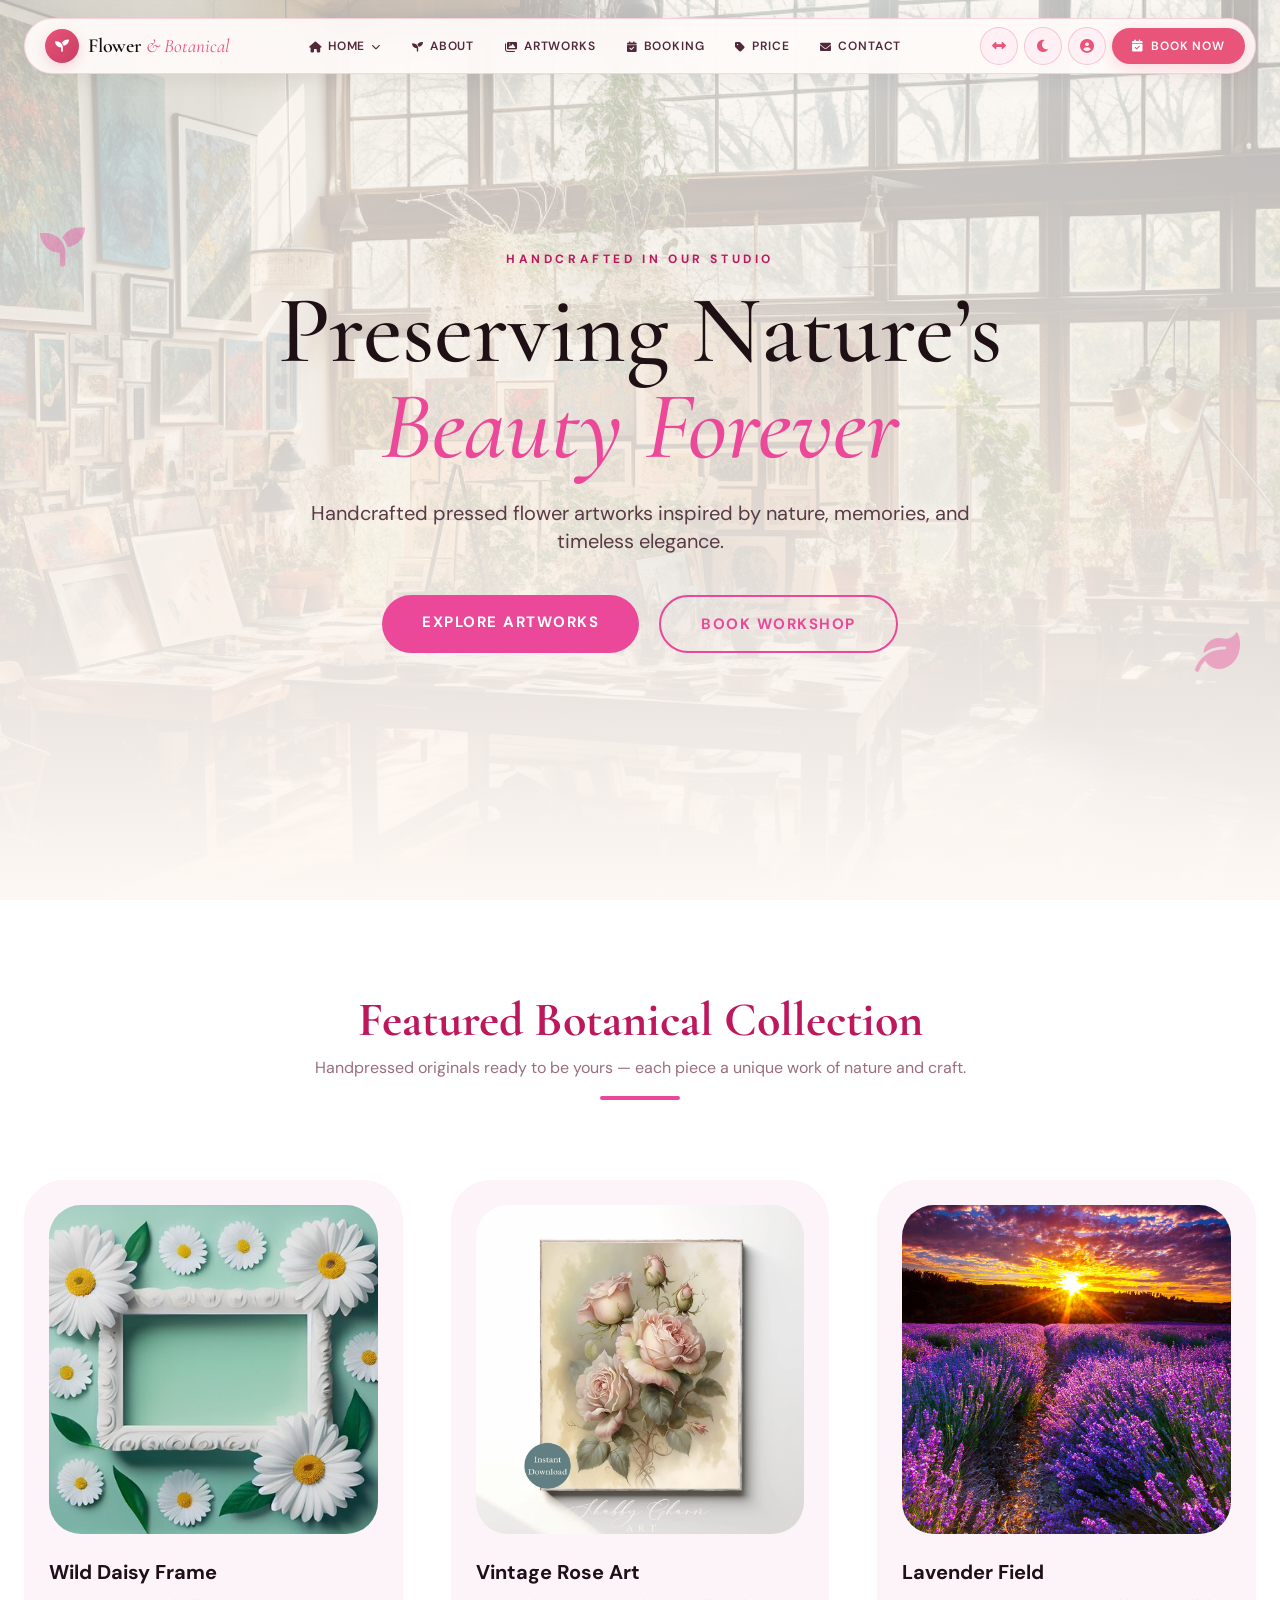
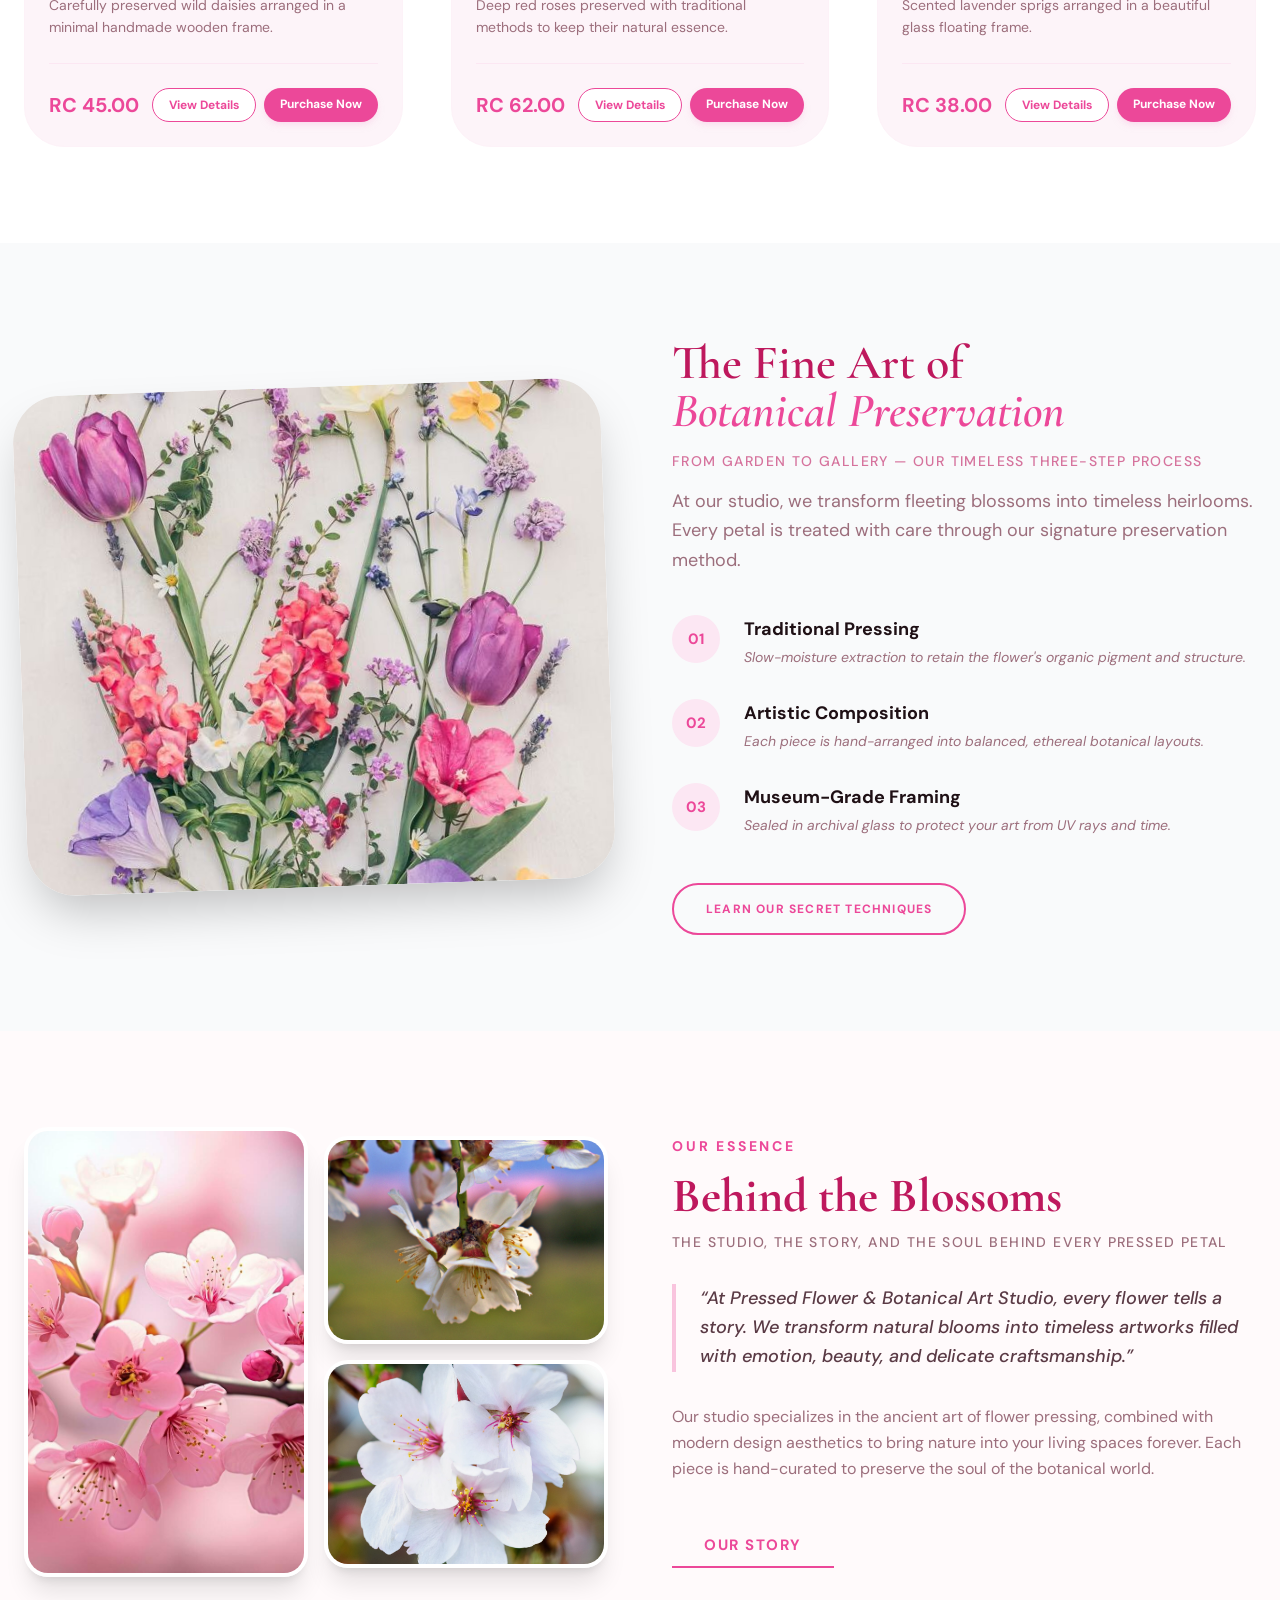
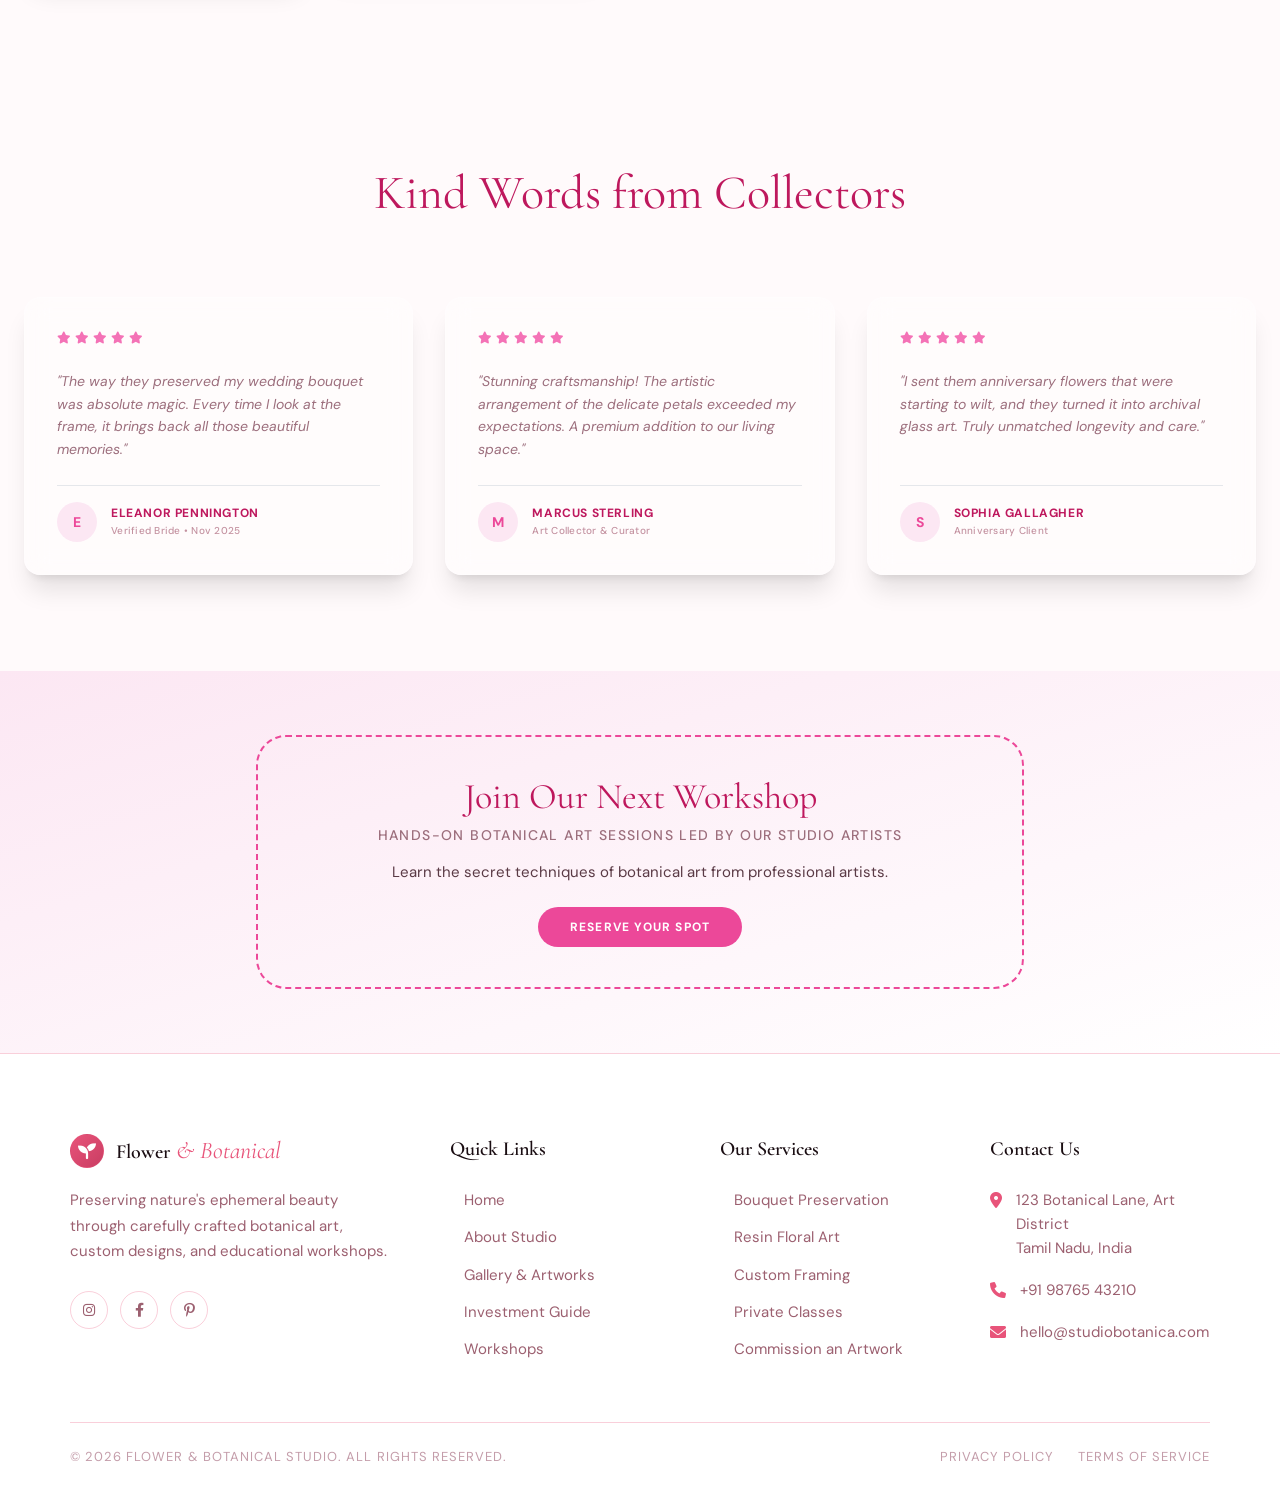
<file: index.html>
<!DOCTYPE html>
<html lang="en">
<head>
    <meta charset="UTF-8">
    <meta name="viewport" content="width=device-width, initial-scale=1.0">
    <title>Flower & Botanical</title>
    <link rel="icon" type="img/jpg" href="img/growwpark-logo.jpg">
    <script src="tailwind.js"></script>
    <!-- Font Awesome (required for icons) -->
    <link rel="stylesheet" href="https://cdnjs.cloudflare.com/ajax/libs/font-awesome/6.0.0-beta3/css/all.min.css">
    
    <!-- Your CSS -->
    <link rel="stylesheet" href="style.css">
    <script>
        tailwind.config = {
            darkMode: 'class',
            theme: {
                extend: {
                    fontFamily: {
                        cormorant: ['"Cormorant Garamond"', 'serif'],
                        jost: ['Jost', 'sans-serif'],
                    },
                    colors: {
                        primary: '#ec4899',
                        primaryDark: '#be185d',
                        softPink: '#fdf2f8',
                    }
                }
            }
        }
    </script>
    <style>
        .floating { animation: float 6s ease-in-out infinite; }
        @keyframes float {
            0%, 100% { transform: translateY(0px); }
            50% { transform: translateY(-20px); }
        }
        .reveal { opacity: 0; transform: translateY(30px); transition: all 0.8s ease-out; }
        .reveal.active { opacity: 1; transform: translateY(0); }
    </style>
</head>
<body class="bg-[#fef8f4] dark:bg-black text-[#1f1015] dark:text-gray-100 transition-colors duration-300">

    <!-- NAVBAR CONTAINER - Add this! -->
    <div id="navbar-root"></div>

   <!-- Hero Section -->
<section class="relative min-h-screen flex items-center justify-center  ">
            <div class="absolute inset-0 z-0">
                <img src="img/home1.png" class="w-full h-full object-cover opacity-30">
                <div class="absolute inset-0 bg-gradient-to-b from-transparent via-[#fef8f4]/40 dark:via-black/40 to-[#fef8f4] dark:to-black transition-colors duration-300"></div>
            </div>

            <div class="absolute inset-0 pointer-events-none opacity-40">
                <div class="absolute top-1/4 left-10 floating text-primary"><i class="fas fa-seedling fa-3x"></i></div>
                <div class="absolute bottom-1/4 right-10 floating text-primary" style="animation-delay: 2s;"><i class="fas fa-leaf fa-3x"></i></div>
            </div>

            <div class="relative z-10 text-center px-6 max-w-4xl">
                <span class="inline-block text-xs font-bold tracking-[0.3em] uppercase text-primaryDark mb-4 transition-colors">Handcrafted in Our Studio</span>
                <h1 class="font-cormorant text-5xl md:text-8xl text-[#1f1015] dark:text-white leading-[1.1] mb-6 font-medium transition-colors">
                    Preserving Nature’s <br> <span class="italic text-primary">Beauty Forever</span>
                </h1>
                <p class="text-[#5a3a45] dark:text-gray-300 text-lg md:text-xl mb-10 max-w-2xl mx-auto leading-relaxed transition-colors">
                    Handcrafted pressed flower artworks inspired by nature, memories, and timeless elegance.
                </p>
                <div class="flex flex-wrap gap-5 justify-center">
                    <a href="artworks.html" class="px-10 py-4 bg-primary text-white rounded-full font-bold tracking-widest uppercase hover:bg-primaryDark transition-all">Explore Artworks</a>
                    <a href="booking.html" class="px-10 py-4 border-2 border-primary text-primary rounded-full font-bold tracking-widest uppercase hover:bg-primary hover:text-white transition-all">Book Workshop</a>
                </div>
            </div>
        </section>

        <!-- 2. FEATURED COLLECTION -->
        <section class="py-24 px-6 bg-white dark:bg-gray-800 transition-colors duration-300">
            <div class="max-w-7xl mx-auto">
                <div class="text-center mb-20">
                    <h2 class="font-cormorant text-4xl md:text-5xl text-primaryDark font-bold transition-colors">Featured Botanical Collection</h2>
                    <p class="text-[#9c6e7c] dark:text-gray-400 text-base mt-3 mb-2 transition-colors">Handpressed originals ready to be yours — each piece a unique work of nature and craft.</p>
                    <div class="w-20 h-1 bg-primary mx-auto mt-4 rounded-full"></div>
                </div>

                <div class="grid grid-cols-1 md:grid-cols-3 gap-12">
                    <!-- Item 1 -->
                    <div class="group bg-softPink/80 dark:bg-gray-700/50 rounded-[2.5rem] p-6 border border-pink-50 dark:border-gray-700 transition-all hover:shadow-2xl hover:-translate-y-2">
                        <div class="overflow-hidden rounded-[2rem] mb-6 aspect-square">
                            <img src="img/home2.png" class="w-full h-full object-cover group-hover:scale-110 transition-transform duration-700">
                        </div>
                        <h3 class="text-xl font-bold text-[#1f1015] dark:text-white mb-2 transition-colors">Wild Daisy Frame</h3>
                        <p class="text-[#9c6e7c] dark:text-gray-300 text-sm mb-6 leading-relaxed transition-colors">Carefully preserved wild daisies arranged in a minimal handmade wooden frame.</p>
                        <div class="flex items-center justify-between border-t border-pink-100 dark:border-gray-700 pt-6 gap-3 transition-colors">
                            <span class="text-xl font-bold text-primary">RC 45.00</span>
                            <div class="flex gap-2">
                                <a href="#" class="px-4 py-2 bg-white dark:bg-gray-800 border border-primary text-primary rounded-full text-xs font-bold hover:bg-primary hover:text-white transition-all">View Details</a>
                                <a href="artworks.html" class="px-4 py-2 bg-primary text-white rounded-full text-xs font-bold hover:bg-primaryDark transition-all shadow-md shadow-pink-200/50">Purchase Now</a>
                            </div>
                        </div>
                    </div>
                    <!-- Item 2 -->
                    <div class="group bg-softPink/80 dark:bg-gray-700/50 rounded-[2.5rem] p-6 border border-pink-50 dark:border-gray-700 transition-all hover:shadow-2xl hover:-translate-y-2">
                        <div class="overflow-hidden rounded-[2rem] mb-6 aspect-square">
                            <img src="img/home3.png" class="w-full h-full object-cover group-hover:scale-110 transition-transform duration-700">
                        </div>
                        <h3 class="text-xl font-bold text-[#1f1015] dark:text-white mb-2 transition-colors">Vintage Rose Art</h3>
                        <p class="text-[#9c6e7c] dark:text-gray-300 text-sm mb-6 leading-relaxed transition-colors">Deep red roses preserved with traditional methods to keep their natural essence.</p>
                        <div class="flex items-center justify-between border-t border-pink-100 dark:border-gray-700 pt-6 gap-3 transition-colors">
                            <span class="text-xl font-bold text-primary">RC 62.00</span>
                            <div class="flex gap-2">
                                <a href="#" class="px-4 py-2 bg-white dark:bg-gray-800 border border-primary text-primary rounded-full text-xs font-bold hover:bg-primary hover:text-white transition-all">View Details</a>
                                <a href="artworks.html" class="px-4 py-2 bg-primary text-white rounded-full text-xs font-bold hover:bg-primaryDark transition-all shadow-md shadow-pink-200/50">Purchase Now</a>
                            </div>
                        </div>
                    </div>
                    <!-- Item 3 -->
                    <div class="group bg-softPink/80 dark:bg-gray-700/50 rounded-[2.5rem] p-6 border border-pink-50 dark:border-gray-700 transition-all hover:shadow-2xl hover:-translate-y-2">
                        <div class="overflow-hidden rounded-[2rem] mb-6 aspect-square">
                            <img src="img/home4.png" class="w-full h-full object-cover group-hover:scale-110 transition-transform duration-700">
                        </div>
                        <h3 class="text-xl font-bold text-[#1f1015] dark:text-white mb-2 transition-colors">Lavender Field</h3>
                        <p class="text-[#9c6e7c] dark:text-gray-300 text-sm mb-6 leading-relaxed transition-colors">Scented lavender sprigs arranged in a beautiful glass floating frame.</p>
                        <div class="flex items-center justify-between border-t border-pink-100 dark:border-gray-700 pt-6 gap-3 transition-colors">
                            <span class="text-xl font-bold text-primary">RC 38.00</span>
                            <div class="flex gap-2">
                                <a href="#" class="px-4 py-2 bg-white dark:bg-gray-800 border border-primary text-primary rounded-full text-xs font-bold hover:bg-primary hover:text-white transition-all">View Details</a>
                                <a href="artworks.html" class="px-4 py-2 bg-primary text-white rounded-full text-xs font-bold hover:bg-primaryDark transition-all shadow-md shadow-pink-200/50">Purchase Now</a>
                            </div>
                        </div>
                    </div>
                </div>
            </div>
        </section>


<!-- Studio Craftsmanship & Process Section -->
<section class="py-24 px-5 bg-gray-50 dark:bg-black transition-colors duration-300 overflow-hidden">
    <div class="max-w-7xl mx-auto">
        <div class="flex flex-col lg:flex-row items-center gap-16">
            
            <!-- Left: Image Composition -->
            <div class="w-full lg:w-1/2 relative">
                <div class="relative z-10 rounded-[3rem] overflow-hidden shadow-2xl transform -rotate-2 hover:rotate-0 transition-transform duration-500">
                    <img src="img/home5.png" 
                         alt="Flower Pressing Process" 
                         class="w-full h-[500px] object-cover">
                </div>
                <!-- Decorative Elements -->
                <div class="absolute -bottom-10 -right-10 w-64 h-64 bg-[#fce7f3] dark:bg-gray-800/20 rounded-full -z-10 opacity-50 blur-3xl transition-colors"></div>
                <div class="absolute -top-10 -left-10 w-48 h-48 border-2 border-dashed border-[#ec4899] rounded-full -z-10 animate-[spin_20s_linear_infinite] transition-colors"></div>
            </div>

            <!-- Right: Content & Steps -->
            <div class="w-full lg:w-1/2">
                <h2 class="font-['Cormorant_Garamond'] text-4xl md:text-5xl text-[#be185d] dark:text-white mb-4 font-semibold leading-tight transition-colors">
                    The Fine Art of <br> <span class="italic text-[#ec4899]">Botanical Preservation</span>
                </h2>
                <p class="text-[#be185d]/60 dark:text-gray-400 text-sm font-medium uppercase tracking-widest mb-4 transition-colors">From garden to gallery — our timeless three-step process</p>
                <p class="text-[#9c6e7c] dark:text-gray-300 text-lg mb-10 leading-relaxed transition-colors">
                    At our studio, we transform fleeting blossoms into timeless heirlooms. Every petal is treated with care through our signature preservation method.
                </p>

                <!-- Process Steps -->
                <div class="space-y-8">
                    <!-- Step 1 -->
                    <div class="flex gap-6 group">
                        <div class="flex-shrink-0 w-12 h-12 rounded-full bg-[#fce7f3] dark:bg-gray-800 flex items-center justify-center text-[#ec4899] font-bold group-hover:bg-[#ec4899] group-hover:text-white transition-colors">
                            01
                        </div>
                        <div>
                            <h4 class="text-lg font-bold text-[#1f1015] dark:text-white mb-1 transition-colors">Traditional Pressing</h4>
                            <p class="text-[#9c6e7c] dark:text-gray-400 text-sm italic transition-colors">Slow-moisture extraction to retain the flower's organic pigment and structure.</p>
                        </div>
                    </div>

                    <!-- Step 2 -->
                    <div class="flex gap-6 group">
                        <div class="flex-shrink-0 w-12 h-12 rounded-full bg-[#fce7f3] dark:bg-gray-800 flex items-center justify-center text-[#ec4899] font-bold group-hover:bg-[#ec4899] group-hover:text-white transition-colors">
                            02
                        </div>
                        <div>
                            <h4 class="text-lg font-bold text-[#1f1015] dark:text-white mb-1 transition-colors">Artistic Composition</h4>
                            <p class="text-[#9c6e7c] dark:text-gray-400 text-sm italic transition-colors">Each piece is hand-arranged into balanced, ethereal botanical layouts.</p>
                        </div>
                    </div>

                    <!-- Step 3 -->
                    <div class="flex gap-6 group">
                        <div class="flex-shrink-0 w-12 h-12 rounded-full bg-[#fce7f3] dark:bg-gray-800 flex items-center justify-center text-[#ec4899] font-bold group-hover:bg-[#ec4899] group-hover:text-white transition-colors">
                            03
                        </div>
                        <div>
                            <h4 class="text-lg font-bold text-[#1f1015] dark:text-white mb-1 transition-colors">Museum-Grade Framing</h4>
                            <p class="text-[#9c6e7c] dark:text-gray-400 text-sm italic transition-colors">Sealed in archival glass to protect your art from UV rays and time.</p>
                        </div>
                    </div>
                </div>

                <div class="mt-12">
                    <a href="booking.html" class="inline-block px-8 py-4 border-2 border-[#ec4899] text-[#ec4899] rounded-full font-bold uppercase tracking-widest text-xs hover:bg-[#ec4899] hover:text-white transition-all">
                        Learn Our Secret Techniques
                    </a>
                </div>
            </div>

        </div>
    </div>
</section>

     <!-- 3. ABOUT STUDIO PREVIEW -->
<section class="py-24 px-6 bg-[#fffafb] dark:bg-gray-800 transition-colors duration-300">
    <div class="max-w-7xl mx-auto flex flex-col lg:flex-row items-center gap-16">
        
        <!-- Left Side: Clean 3-Image Grid (No Tilt) -->
        <div class="w-full lg:w-1/2 relative">
            <div class="flex gap-4 items-center">
                <!-- 1. Left Big Image (Perfectly Straight) -->
                <div class="w-1/2">
                    <img src="img/home6.png" 
                         class="rounded-3xl shadow-xl w-full h-[450px] object-cover border-4 border-white transition-transform duration-500 hover:scale-[1.02]">
                </div>

                <!-- Right Side: Two Stacked Images (Perfectly Straight) -->
                <div class="w-1/2 flex flex-col gap-4">
                    <!-- 2. Right Top Image -->
                    <img src="img/home7.png" 
                         class="rounded-3xl shadow-xl w-full h-52 object-cover border-4 border-white transition-transform duration-500 hover:scale-[1.02]">
                    
                    <!-- 3. Right Bottom Image -->
                    <img src="img/home8.png" 
                         class="rounded-3xl shadow-xl w-full h-52 object-cover border-4 border-white transition-transform duration-500 hover:scale-[1.02]">
                </div>
            </div>
            
            <!-- Background Decorative Elements -->
            <div class="absolute -z-10 -top-10 -left-10 w-64 h-64 bg-primary/10 blur-3xl rounded-full transition-colors"></div>
        </div>

        <!-- Right Side: Content -->
        <div class="w-full lg:w-1/2">
            <span class="text-primary font-bold tracking-[0.2em] uppercase text-sm mb-4 block transition-colors">Our Essence</span>
            <h2 class="font-cormorant text-4xl md:text-5xl text-primaryDark mb-3 font-bold leading-tight transition-colors">Behind the Blossoms</h2>
            <p class="text-[#9c6e7c] dark:text-gray-400 text-sm uppercase tracking-widest font-medium mb-8 transition-colors">The studio, the story, and the soul behind every pressed petal</p>
            
            <p class="text-[#5a3a45] dark:text-gray-300 text-lg leading-relaxed mb-8 italic font-medium border-l-4 border-primary/30 pl-6 transition-colors">
                “At Pressed Flower & Botanical Art Studio, every flower tells a story. We transform natural blooms into timeless artworks filled with emotion, beauty, and delicate craftsmanship.”
            </p>
            
            <p class="text-[#9c6e7c] dark:text-gray-400 mb-10 leading-relaxed text-base transition-colors">
                Our studio specializes in the ancient art of flower pressing, combined with modern design aesthetics to bring nature into your living spaces forever. Each piece is hand-curated to preserve the soul of the botanical world.
            </p>
            
            <a href="about.html" class="group relative inline-block px-8 py-3 font-bold tracking-widest uppercase text-primary transition-all">
                <span class="relative z-10">Our Story</span>
                <div class="absolute bottom-0 left-0 w-full h-[2px] bg-primary transition-all group-hover:h-[4px]"></div>
            </a>
        </div>

    </div>
</section>

       

       <!-- KIND WORDS FROM COLLECTORS SECTION -->
<section class="py-24 px-6 bg-[#fffafb] dark:bg-black transition-colors duration-300">
    <div class="max-w-7xl mx-auto">
        <h2 class="font-cormorant text-center text-5xl text-primaryDark mb-20 transition-colors">Kind Words from Collectors</h2>
        
        <div class="grid grid-cols-1 md:grid-cols-3 gap-8">
            <!-- Testimonial Card 1 -->
            <div class="bg-white/40 dark:bg-gray-900/40 backdrop-blur-md border border-white/20 dark:border-gray-800/50 p-8 rounded-2xl shadow-xl hover:shadow-2xl hover:-translate-y-1 transition-all duration-300 flex flex-col justify-between group">
                <div>
                    <div class="flex gap-1 text-pink-400 mb-6">
                        <i class="fas fa-star text-xs"></i>
                        <i class="fas fa-star text-xs"></i>
                        <i class="fas fa-star text-xs"></i>
                        <i class="fas fa-star text-xs"></i>
                        <i class="fas fa-star text-xs"></i>
                    </div>
                    <p class="text-sm italic text-[#9c6e7c] dark:text-gray-300 leading-relaxed mb-6">"The way they preserved my wedding bouquet was absolute magic. Every time I look at the frame, it brings back all those beautiful memories."</p>
                </div>
                <div class="flex items-center gap-3.5 pt-4 border-t border-secondary/10 dark:border-gray-800">
                    <div class="w-10 h-10 rounded-full bg-pink-100 dark:bg-gray-800 flex items-center justify-center text-primary font-bold text-sm">
                        E
                    </div>
                    <div>
                        <h5 class="font-bold text-xs uppercase tracking-wider text-primaryDark">Eleanor Pennington</h5>
                        <!-- Added Designation / Subtext below name -->
                        <span class="block text-[10px] font-medium text-[#c492a0] dark:text-pink-400 mt-0.5 tracking-wide">Verified Bride • Nov 2025</span>
                    </div>
                </div>
            </div>

            <!-- Testimonial Card 2 -->
            <div class="bg-white/40 dark:bg-gray-900/40 backdrop-blur-md border border-white/20 dark:border-gray-800/50 p-8 rounded-2xl shadow-xl hover:shadow-2xl hover:-translate-y-1 transition-all duration-300 flex flex-col justify-between group">
                <div>
                    <div class="flex gap-1 text-pink-400 mb-6">
                        <i class="fas fa-star text-xs"></i>
                        <i class="fas fa-star text-xs"></i>
                        <i class="fas fa-star text-xs"></i>
                        <i class="fas fa-star text-xs"></i>
                        <i class="fas fa-star text-xs"></i>
                    </div>
                    <p class="text-sm italic text-[#9c6e7c] dark:text-gray-300 leading-relaxed mb-6">"Stunning craftsmanship! The artistic arrangement of the delicate petals exceeded my expectations. A premium addition to our living space."</p>
                </div>
                <div class="flex items-center gap-3.5 pt-4 border-t border-secondary/10 dark:border-gray-800">
                    <div class="w-10 h-10 rounded-full bg-pink-100 dark:bg-gray-800 flex items-center justify-center text-primary font-bold text-sm">
                        M
                    </div>
                    <div>
                        <h5 class="font-bold text-xs uppercase tracking-wider text-primaryDark">Marcus Sterling</h5>
                        <!-- Added Designation / Subtext below name -->
                        <span class="block text-[10px] font-medium text-[#c492a0] dark:text-pink-400 mt-0.5 tracking-wide">Art Collector & Curator</span>
                    </div>
                </div>
            </div>

            <!-- Testimonial Card 3 -->
            <div class="bg-white/40 dark:bg-gray-900/40 backdrop-blur-md border border-white/20 dark:border-gray-800/50 p-8 rounded-2xl shadow-xl hover:shadow-2xl hover:-translate-y-1 transition-all duration-300 flex flex-col justify-between group">
                <div>
                    <div class="flex gap-1 text-pink-400 mb-6">
                        <i class="fas fa-star text-xs"></i>
                        <i class="fas fa-star text-xs"></i>
                        <i class="fas fa-star text-xs"></i>
                        <i class="fas fa-star text-xs"></i>
                        <i class="fas fa-star text-xs"></i>
                    </div>
                    <p class="text-sm italic text-[#9c6e7c] dark:text-gray-300 leading-relaxed mb-6">"I sent them anniversary flowers that were starting to wilt, and they turned it into archival glass art. Truly unmatched longevity and care."</p>
                </div>
                <div class="flex items-center gap-3.5 pt-4 border-t border-secondary/10 dark:border-gray-800">
                    <div class="w-10 h-10 rounded-full bg-pink-100 dark:bg-gray-800 flex items-center justify-center text-primary font-bold text-sm">
                        S
                    </div>
                    <div>
                        <h5 class="font-bold text-xs uppercase tracking-wider text-primaryDark">Sophia Gallagher</h5>
                        <!-- Added Designation / Subtext below name -->
                        <span class="block text-[10px] font-medium text-[#c492a0] dark:text-pink-400 mt-0.5 tracking-wide">Anniversary Client</span>
                    </div>
                </div>
            </div>
        </div>
    </div>
</section>


<section class="workshop-cta py-16 px-5 text-center bg-gradient-to-br from-[#fce7f3] to-white dark:from-gray-800 dark:to-black transition-colors duration-300">
    <div class="max-w-3xl mx-auto p-10 border-2 border-dashed border-[#ec4899] rounded-[30px] transition-colors">
        <h2 class="font-cormorant text-4xl text-[#be185d] dark:text-white transition-colors">Join Our Next Workshop</h2>
        <p class="text-[#9c6e7c] dark:text-gray-400 text-sm uppercase tracking-widest font-medium mt-2 mb-2 transition-colors">Hands-on botanical art sessions led by our studio artists</p>
        <p class="text-[#5a3a45] dark:text-gray-300 my-4 mb-6 transition-colors">Learn the secret techniques of botanical art from professional artists.</p>
        <a href="booking.html" class="inline-block px-8 py-3 bg-primary text-white rounded-full uppercase tracking-widest text-xs font-bold hover:bg-primaryDark transition-colors">Reserve Your Spot</a>
    </div>
</section>

    <!-- FOOTER CONTAINER -->
    <div id="footer-root"></div>

    <!-- NAVBAR SCRIPT - Add this before closing body -->
    <script src="navbar.js"></script>
    <!-- FOOTER SCRIPT -->
    <script src="footer.js"></script>
</body>
</html>
</file>
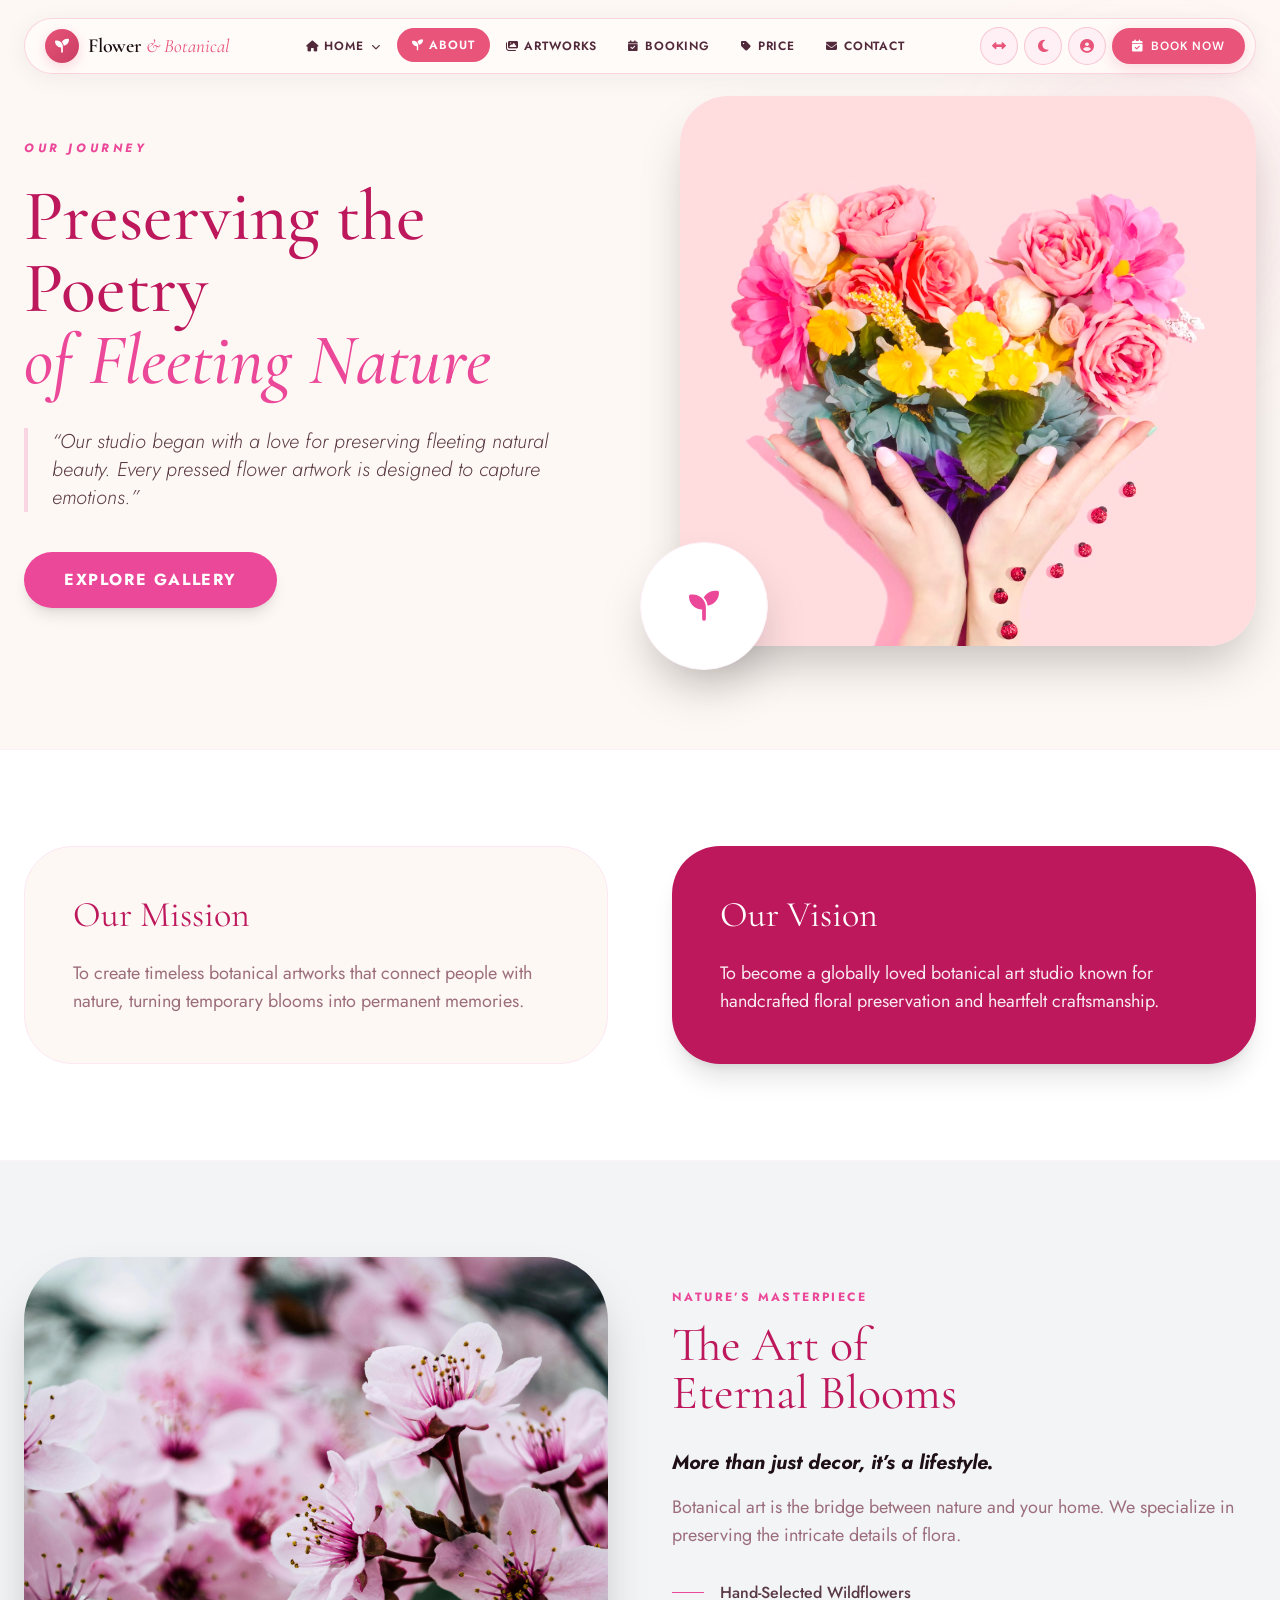
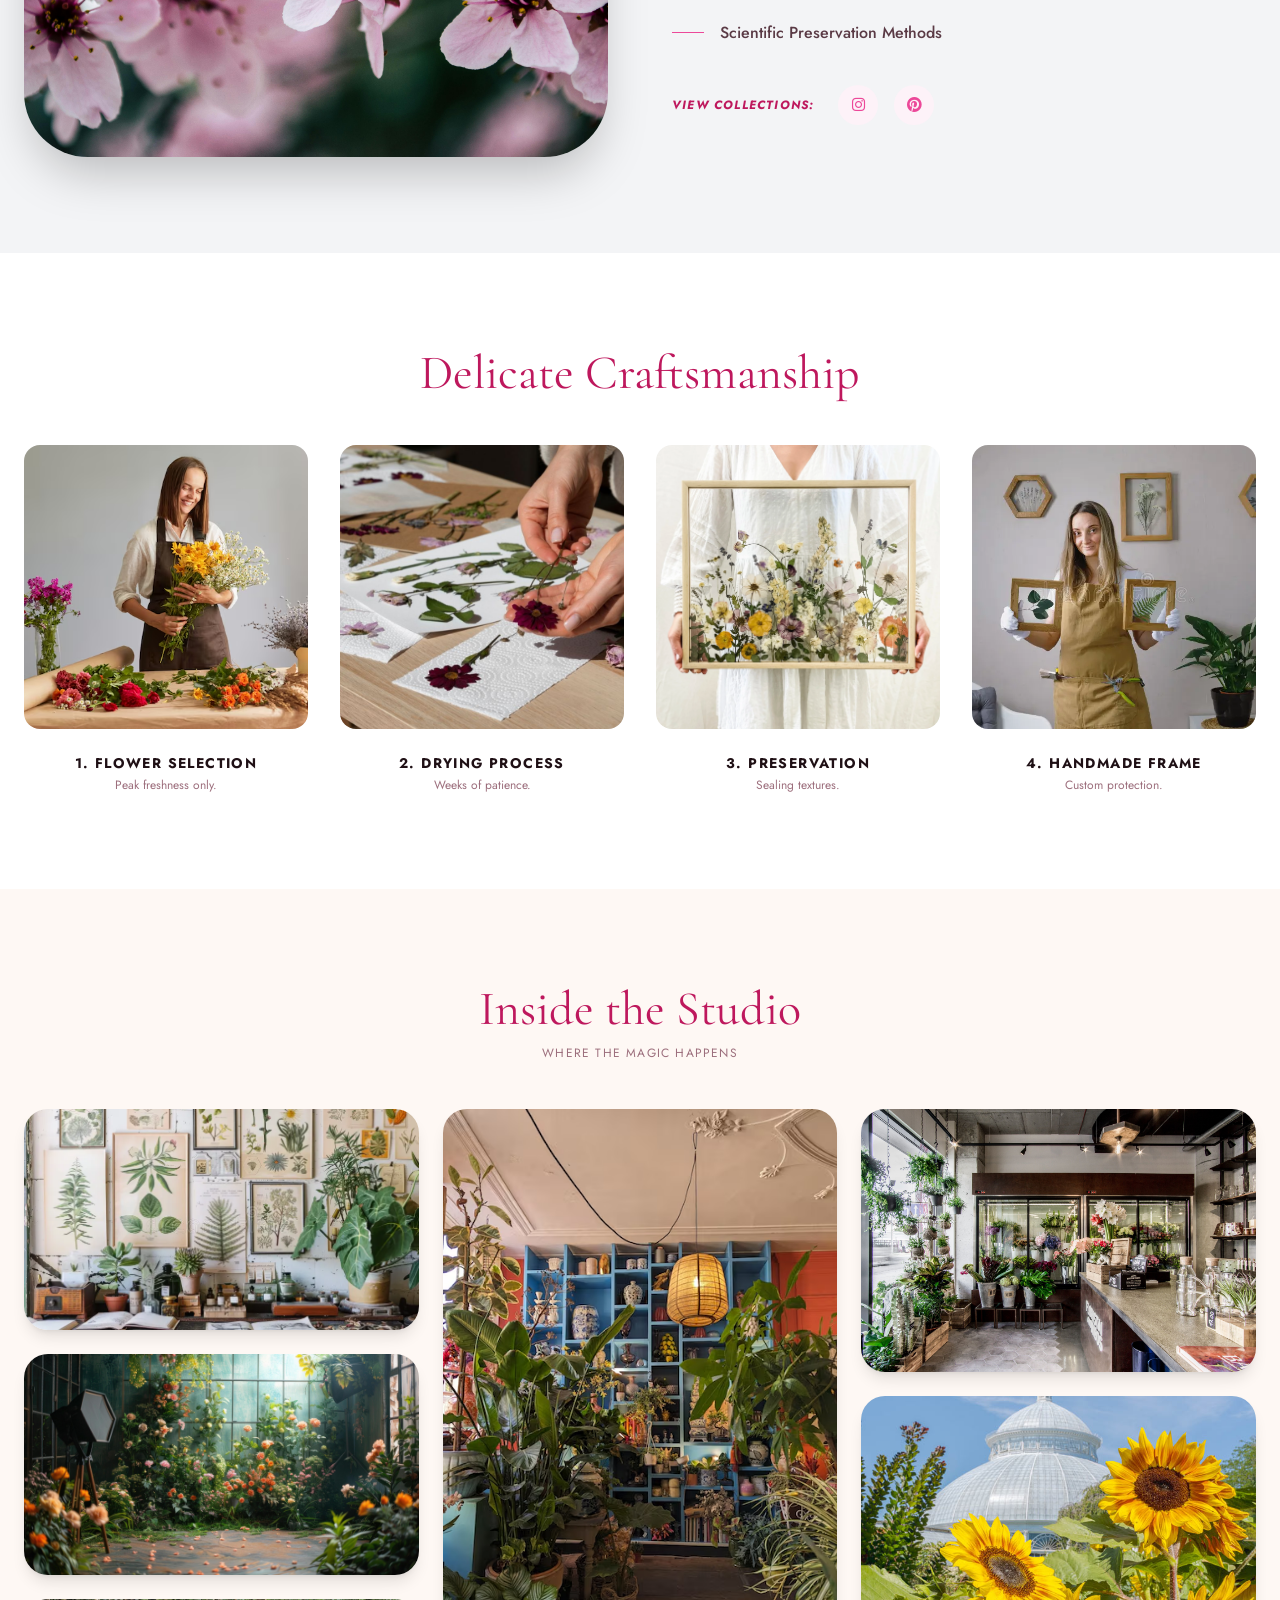
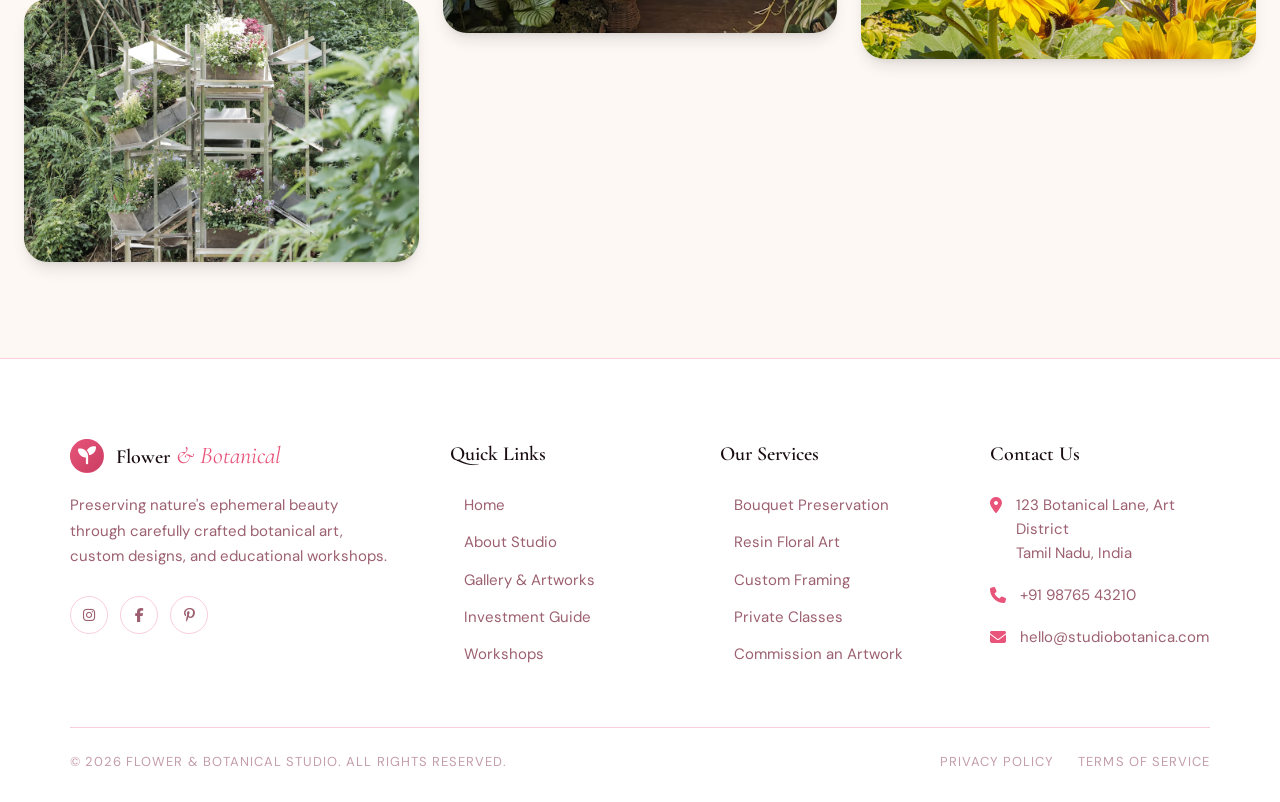
<file: about.html>
<!DOCTYPE html>
<html lang="en">
<head>
    <meta charset="UTF-8">
    <meta name="viewport" content="width=device-width, initial-scale=1.0">
    <title>About — Flower & Botanical Studio</title>
    <!-- Google Fonts -->
    <link href="https://fonts.googleapis.com/css2?family=Cormorant+Garamond:ital,wght@0,500;0,600;1,500&family=Jost:wght@300;400;500;600&display=swap" rel="stylesheet">
    <!-- Font Awesome -->
     <link rel="icon" type="img/jpg" href="img/growwpark-logo.jpg">
    <link rel="stylesheet" href="https://cdnjs.cloudflare.com/ajax/libs/font-awesome/6.4.0/css/all.min.css">
    <!-- Tailwind CSS -->
    <script src="tailwind.js"></script>
    <link rel="stylesheet" href="style.css">
    <script>
        tailwind.config = {
            darkMode: 'class',
            theme: {
                extend: {
                    fontFamily: {
                        cormorant: ['"Cormorant Garamond"', 'serif'],
                        jost: ['Jost', 'sans-serif'],
                    },
                    colors: {
                        primary: '#ec4899',
                        primaryDark: '#be185d',
                        studioBg: '#fef8f4',
                    }
                }
            }
        }
    </script>
    
</head>
<body class="font-jost bg-[#fef8f4] dark:bg-black text-[#1f1015] dark:text-gray-100 transition-colors duration-300">

    <!-- NAVBAR CONTAINER -->
    <div id="navbar-root"></div>

    <main class="overflow-x-hidden">
    <!-- 1. STUDIO STORY (Hero Style) -->
    <section class="py-16 md:py-24 px-4 md:px-6 overflow-hidden">
        <div class="max-w-7xl mx-auto flex flex-col lg:flex-row items-center gap-10 lg:gap-20">
            
            <!-- Image Area: Mobile la idhu thaan first varanum (Order Changed) -->
            <div class="w-full lg:w-1/2 order-1 lg:order-2 relative px-4 lg:px-0">
                <div class="relative inline-block w-full">
                    <!-- Main Image: Mobile height adjusted to 300px -->
                    <img src="img/about1.avif" 
                         class="rounded-[2rem] md:rounded-[3rem] shadow-2xl w-full h-[300px] md:h-[550px] object-cover">
                    
                    <!-- Floating Icon Badge: Scaled down for mobile -->
                    <div class="absolute -bottom-4 -left-4 md:-bottom-6 md:-left-10 w-20 h-20 md:w-32 md:h-32 bg-white rounded-full flex items-center justify-center shadow-2xl border border-pink-50">
                        <i class="fas fa-seedling text-xl md:text-3xl text-primary animate-pulse"></i>
                    </div>
                    
                    <!-- Decorative Background Blur -->
                    <div class="absolute -z-10 -top-5 -right-5 w-40 h-40 md:w-64 md:h-64 bg-primary/10 blur-3xl rounded-full transition-colors"></div>
                </div>
            </div>

            <!-- Content Area -->
            <div class="w-full lg:w-1/2 order-2 lg:order-1 text-center lg:text-left">
                <span class="text-primary tracking-[0.2em] md:tracking-[0.3em] uppercase text-[10px] md:text-xs font-bold mb-4 md:mb-6 block italic transition-colors">Our Journey</span>
                
                <h1 class="font-cormorant text-4xl md:text-6xl lg:text-7xl text-primaryDark mb-6 md:mb-8 leading-tight font-medium transition-colors">
                    Preserving the Poetry <br class="hidden md:block"> 
                    <span class="italic text-primary">of Fleeting Nature</span>
                </h1>
                
                <p class="text-base md:text-xl text-[#5a3a45] dark:text-gray-300 font-light leading-relaxed mb-8 md:mb-10 italic border-l-0 lg:border-l-4 border-primary/20 lg:pl-6 transition-colors">
                    “Our studio began with a love for preserving fleeting natural beauty. Every pressed flower artwork is designed to capture emotions.”
                </p>

                <div class="flex justify-center lg:justify-start">
                    <a href="#explore" class="w-full sm:w-auto px-10 py-4 bg-primary text-white font-bold tracking-widest uppercase rounded-full hover:bg-primaryDark transition-all shadow-lg text-sm md:text-base">
                        Explore Gallery
                    </a>
                </div>
            </div>
        </div>
    </section>

    <!-- 2. MISSION & VISION -->
    <section class="py-16 md:py-24 px-4 md:px-6 bg-white dark:bg-gray-800 border-y border-pink-50 dark:border-gray-700 transition-colors duration-300">
        <div class="max-w-7xl mx-auto grid grid-cols-1 md:grid-cols-2 gap-8 md:gap-16">
            <div class="p-8 md:p-12 bg-studioBg dark:bg-black rounded-[2rem] md:rounded-[3rem] border border-pink-100 dark:border-gray-700 flex flex-col justify-center transition-colors">
                <h2 class="font-cormorant text-3xl md:text-4xl text-primaryDark mb-4 md:mb-6 transition-colors">Our Mission</h2>
                <p class="text-base md:text-lg text-[#9c6e7c] dark:text-gray-300 leading-relaxed transition-colors">
                    To create timeless botanical artworks that connect people with nature, turning temporary blooms into permanent memories.
                </p>
            </div>
            <div class="p-8 md:p-12 bg-primaryDark dark:bg-gray-800 text-white rounded-[2rem] md:rounded-[3rem] flex flex-col justify-center shadow-xl transition-colors">
                <h2 class="font-cormorant text-3xl md:text-4xl mb-4 md:mb-6">Our Vision</h2>
                <p class="text-base md:text-lg opacity-90 leading-relaxed">
                    To become a globally loved botanical art studio known for handcrafted floral preservation and heartfelt craftsmanship.
                </p>
            </div>
        </div>
    </section>

    <!-- 3. BOTANICAL ART PHILOSOPHY -->
    <section class="py-16 md:py-24 px-4 md:px-6 bg-gray-100 dark:bg-black transition-colors duration-300">
        <div class="max-w-7xl mx-auto flex flex-col md:flex-row items-center gap-10 md:gap-16">
            <!-- Visual Showcase -->
            <div class="w-full md:w-1/2">
                <div class="relative group">
                    <img src="img/about2.avif" 
                         class="rounded-[2.5rem] md:rounded-[4rem] shadow-2xl relative z-10 w-full h-[350px] md:h-[500px] object-cover">
                    
                </div>
            </div>

            <!-- Botanical Content -->
            <div class="w-full md:w-1/2 text-center md:text-left">
                <span class="text-primary tracking-[0.2em] uppercase text-[10px] md:text-xs font-bold mb-4 block transition-colors">Nature’s Masterpiece</span>
                <h2 class="font-cormorant text-4xl md:text-5xl text-primaryDark mb-6 md:mb-8 leading-tight transition-colors">The Art of <br> Eternal Blooms</h2>
                <h4 class="text-lg md:text-xl text-[#1f1015] dark:text-gray-200 font-bold mb-4 italic transition-colors">More than just decor, it’s a lifestyle.</h4>
                <p class="text-[#9c6e7c] dark:text-gray-400 text-base md:text-lg leading-relaxed mb-8 transition-colors">
                    Botanical art is the bridge between nature and your home. We specialize in preserving the intricate details of flora.
                </p>

                <ul class="space-y-4 mb-10 inline-block md:block text-left">
                    <li class="flex items-center gap-4 text-[#5a3a45] dark:text-gray-300 font-medium text-sm md:text-base transition-colors">
                        <span class="w-6 md:w-8 h-[1px] bg-primary"></span> Hand-Selected Wildflowers
                    </li>
                    <li class="flex items-center gap-4 text-[#5a3a45] dark:text-gray-300 font-medium text-sm md:text-base transition-colors">
                        <span class="w-6 md:w-8 h-[1px] bg-primary"></span> Scientific Preservation Methods
                    </li>
                </ul>

                <div class="flex flex-col sm:flex-row items-center gap-4 md:gap-6 justify-center md:justify-start">
                    <p class="text-xs font-bold uppercase tracking-widest text-primaryDark italic transition-colors">View Collections:</p>
                    <div class="flex gap-4">
                        <a href="#" class="w-10 h-10 bg-pink-50 dark:bg-gray-800 rounded-full flex items-center justify-center text-primary hover:bg-primary hover:text-white transition-all">
                            <i class="fab fa-instagram"></i>
                        </a>
                        <a href="#" class="w-10 h-10 bg-pink-50 dark:bg-gray-800 rounded-full flex items-center justify-center text-primary hover:bg-primary hover:text-white transition-all">
                            <i class="fab fa-pinterest"></i>
                        </a>
                    </div>
                </div>
            </div>
        </div>
    </section>

    <!-- 4. CRAFTSMANSHIP SECTION -->
    <section class="py-16 md:py-24 px-4 md:px-6 bg-white dark:bg-gray-800 transition-colors duration-300">
        <div class="max-w-7xl mx-auto">
            <h2 class="font-cormorant text-center text-4xl md:text-5xl text-primaryDark mb-12 md:20 transition-colors">Delicate Craftsmanship</h2>
            <div class="grid grid-cols-2 lg:grid-cols-4 gap-4 md:gap-8">
                <!-- Box 1 -->
                <div class="text-center group">
                    <div class="mb-4 md:mb-6 overflow-hidden rounded-xl md:rounded-2xl aspect-square">
                        <img src="img/about3.avif" class="w-full h-full object-cover group-hover:scale-110 transition-transform duration-700">
                    </div>
                    <h4 class="font-bold uppercase tracking-tighter md:tracking-widest text-[10px] md:text-sm mb-1 dark:text-white transition-colors">1. Flower Selection</h4>
                    <p class="text-[10px] md:text-xs text-[#9c6e7c] dark:text-gray-400 transition-colors">Peak freshness only.</p>
                </div>
                <!-- Box 2 (Repeat process for others) -->
                <div class="text-center group">
                    <div class="mb-4 md:mb-6 overflow-hidden rounded-xl md:rounded-2xl aspect-square">
                        <img src="img/about4.avif" class="w-full h-full object-cover group-hover:scale-110 transition-transform duration-700">
                    </div>
                    <h4 class="font-bold uppercase tracking-tighter md:tracking-widest text-[10px] md:text-sm mb-1 dark:text-white transition-colors">2. Drying Process</h4>
                    <p class="text-[10px] md:text-xs text-[#9c6e7c] dark:text-gray-400 transition-colors">Weeks of patience.</p>
                </div>
                <!-- Box 3 -->
                <div class="text-center group">
                    <div class="mb-4 md:mb-6 overflow-hidden rounded-xl md:rounded-2xl aspect-square">
                        <img src="img/about5.avif" class="w-full h-full object-cover group-hover:scale-110 transition-transform duration-700">
                    </div>
                    <h4 class="font-bold uppercase tracking-tighter md:tracking-widest text-[10px] md:text-sm mb-1 dark:text-white transition-colors">3. Preservation</h4>
                    <p class="text-[10px] md:text-xs text-[#9c6e7c] dark:text-gray-400 transition-colors">Sealing textures.</p>
                </div>
                <!-- Box 4 -->
                <div class="text-center group">
                    <div class="mb-4 md:mb-6 overflow-hidden rounded-xl md:rounded-2xl aspect-square">
                        <img src="img/about6.avif" class="w-full h-full object-cover group-hover:scale-110 transition-transform duration-700">
                    </div>
                    <h4 class="font-bold uppercase tracking-tighter md:tracking-widest text-[10px] md:text-sm mb-1 dark:text-white transition-colors">4. Handmade Frame</h4>
                    <p class="text-[10px] md:text-xs text-[#9c6e7c] dark:text-gray-400 transition-colors">Custom protection.</p>
                </div>
            </div>
        </div>
    </section>

    <!-- 5. STUDIO GALLERY -->
    <section class="py-16 md:py-24 px-4 md:px-6 bg-studioBg dark:bg-black transition-colors duration-300">
        <div class="max-w-7xl mx-auto">
            <div class="text-center mb-12">
                <h2 class="font-cormorant text-4xl md:text-5xl text-primaryDark mb-3 transition-colors">Inside the Studio</h2>
                <p class="text-[#9c6e7c] dark:text-gray-400 uppercase tracking-widest text-[10px] md:text-xs transition-colors">Where the magic happens</p>
            </div>
            <!-- Masonry Grid Fix for Mobile -->
            <div class="columns-2 md:columns-3 gap-4 space-y-4 md:gap-6 md:space-y-6">
                <img src="img/about7.avif" class="rounded-2xl md:rounded-3xl shadow-lg hover:opacity-90 transition-opacity">
                <img src="img/about8.avif" class="rounded-2xl md:rounded-3xl shadow-lg">
                <img src="img/about9.avif" class="rounded-2xl md:rounded-3xl shadow-lg">
                <img src="img/about10.avif" class="rounded-2xl md:rounded-3xl shadow-lg">
                <img src="img/about11.avif" class="rounded-2xl md:rounded-3xl shadow-lg">
                <img src="img/about12.avif" class="rounded-2xl md:rounded-3xl shadow-lg">
            </div>
        </div>
    </section>
</main>

    <!-- FOOTER CONTAINER -->
    <div id="footer-root"></div>

    <script src="navbar.js"></script>
    <script src="footer.js"></script>
</body>
</html>
</file>
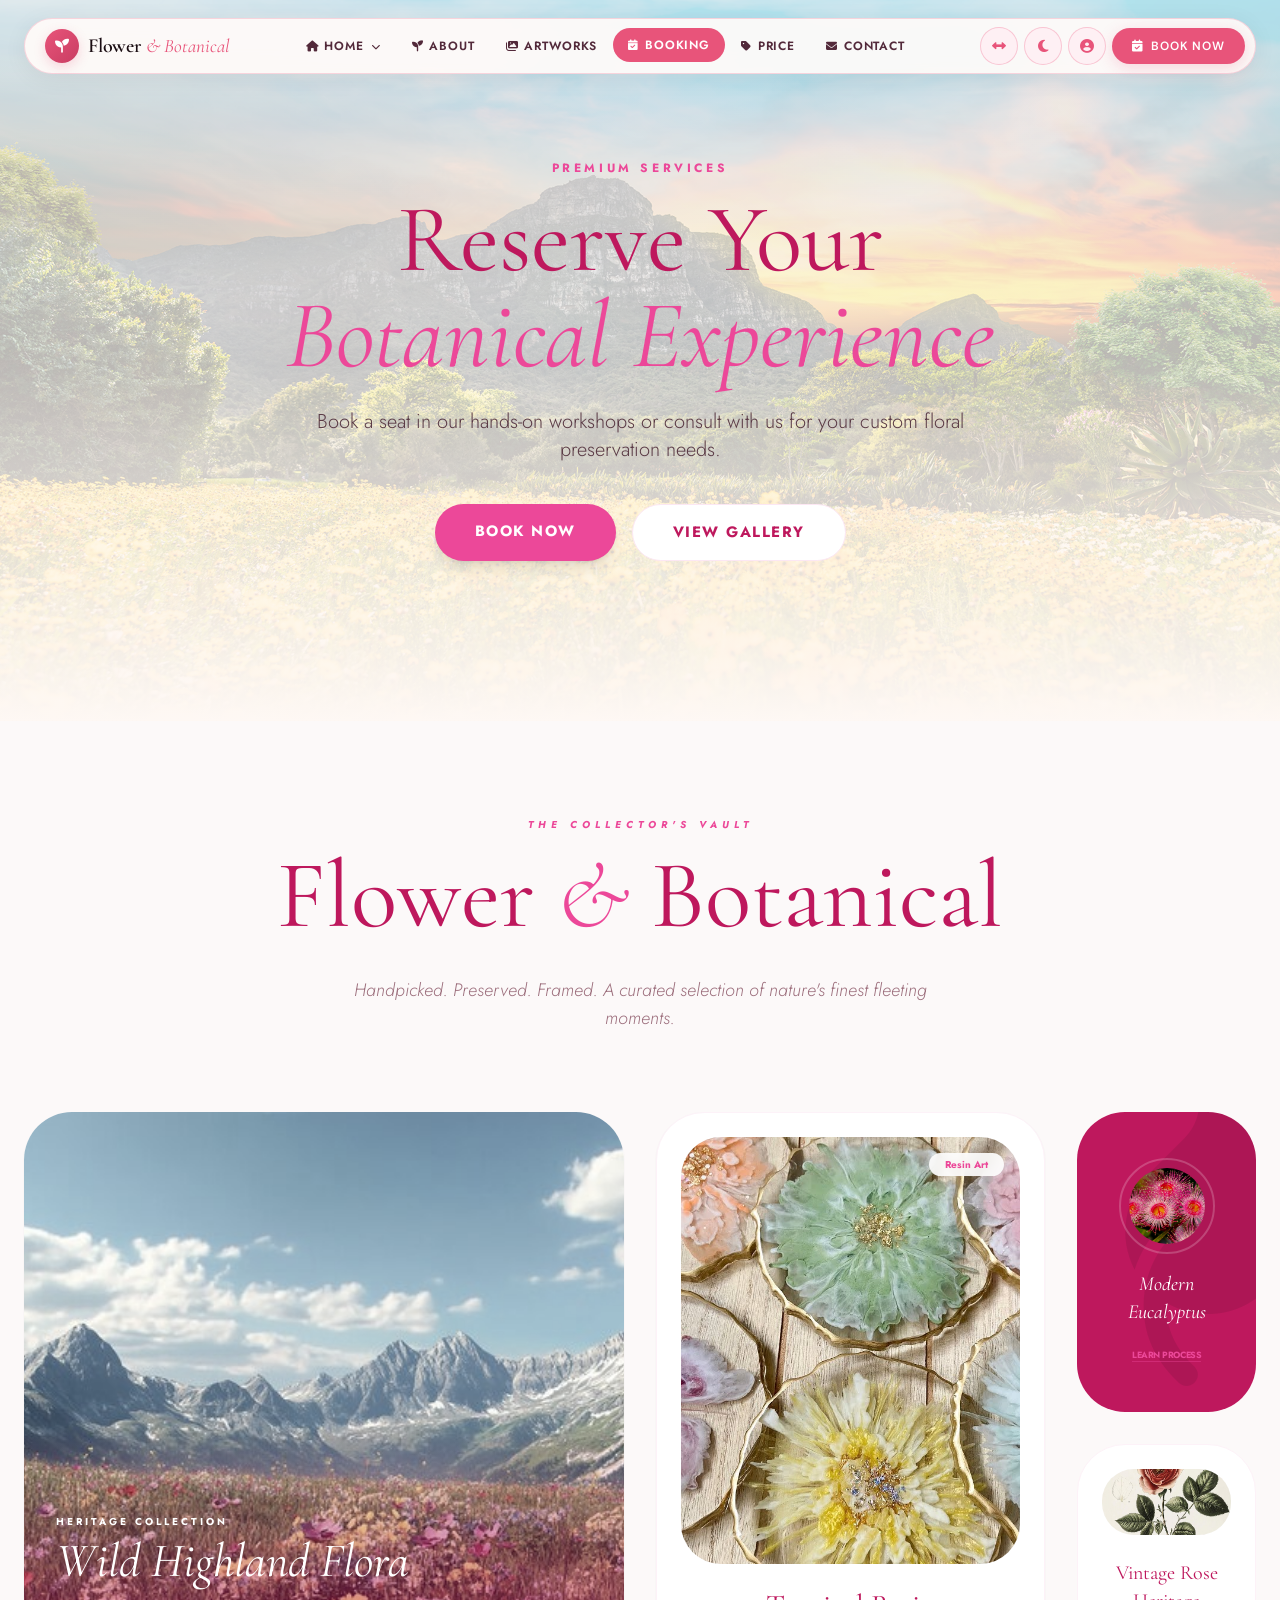
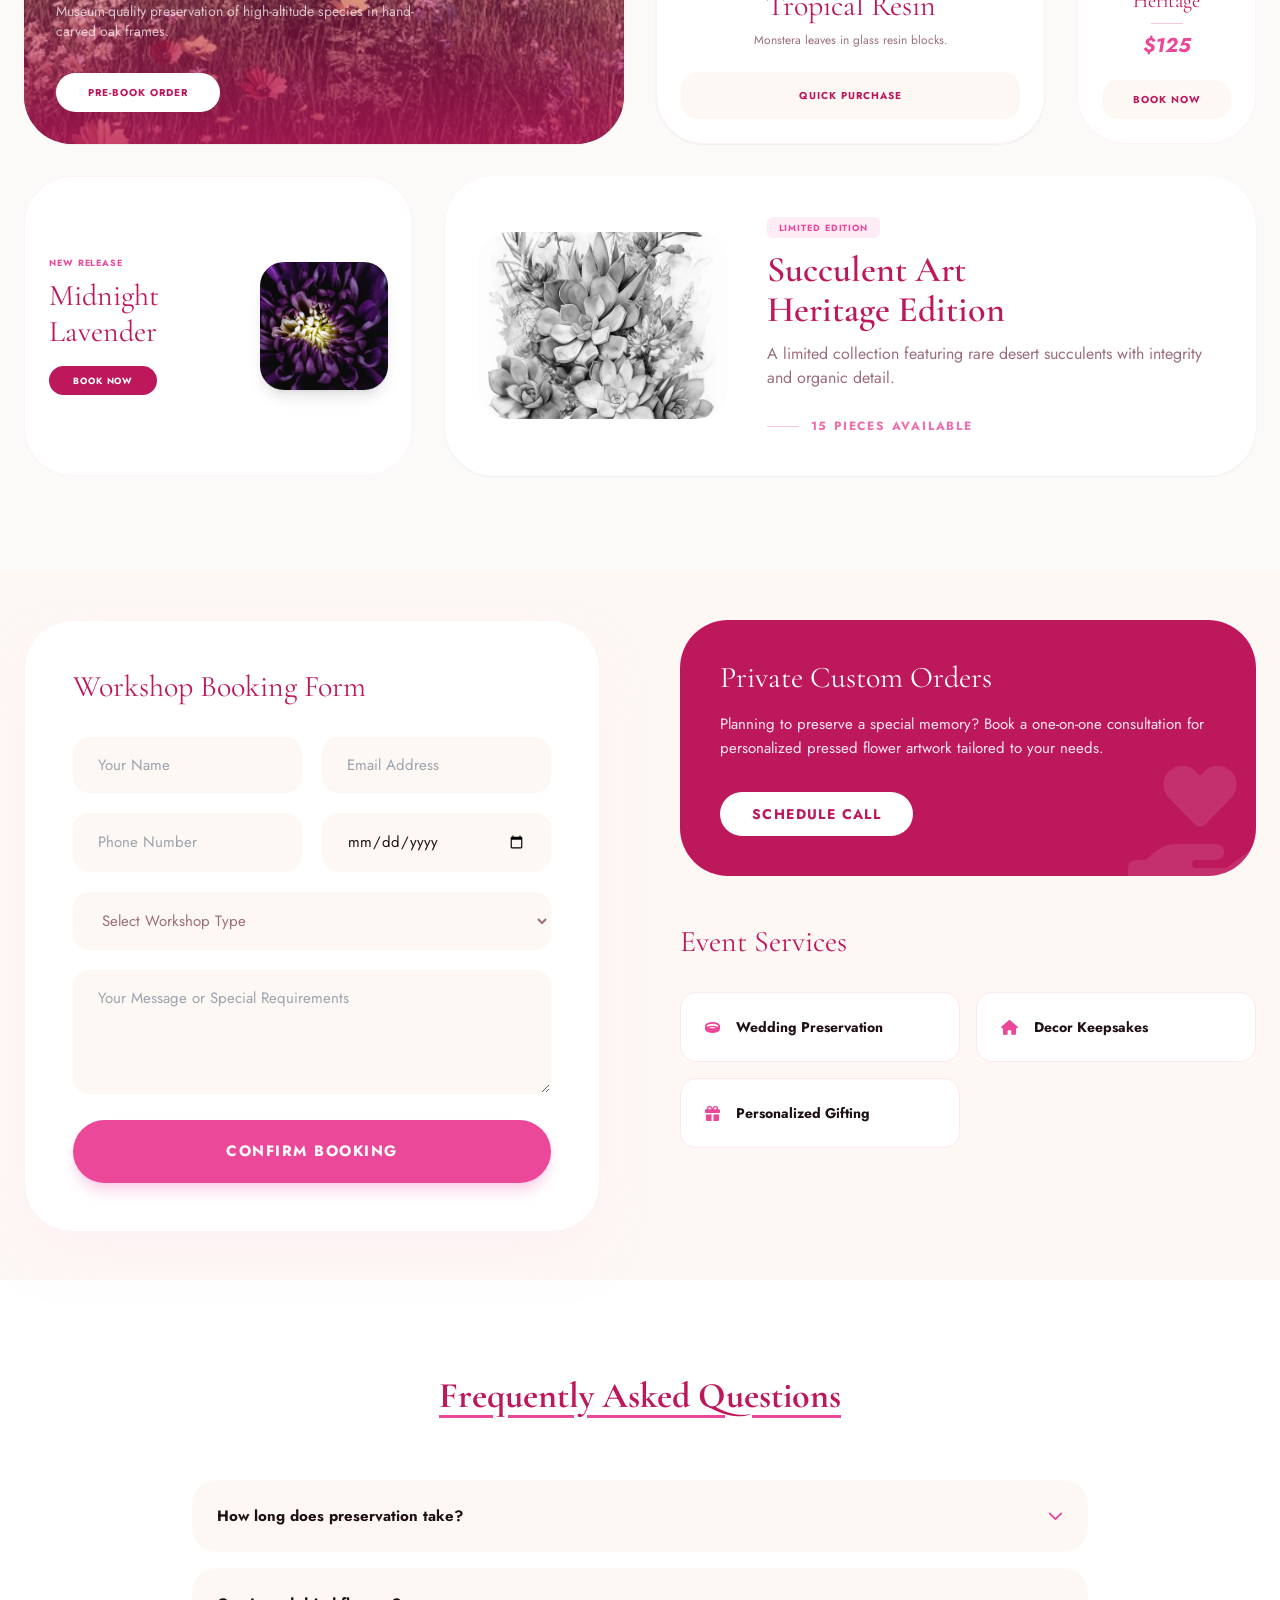
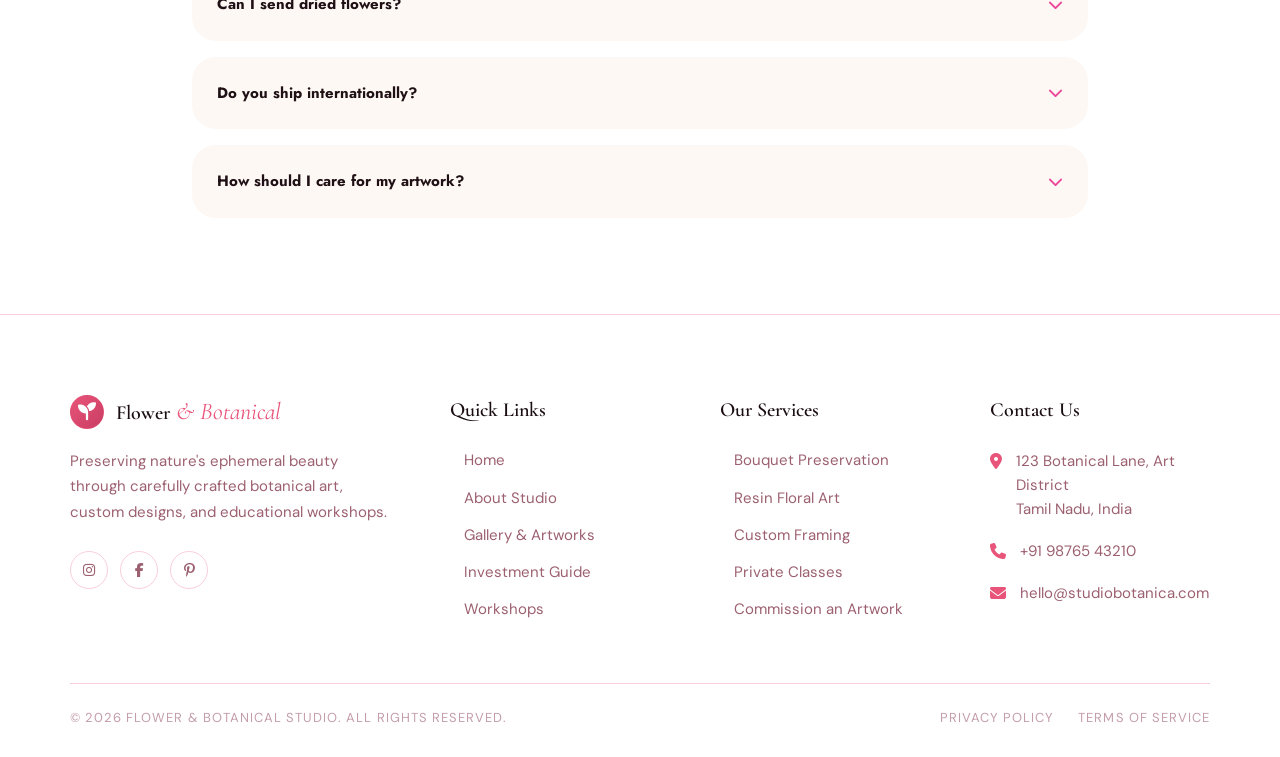
<file: booking.html>
<!DOCTYPE html>
<html lang="en">
<head>
    <meta charset="UTF-8">
    <meta name="viewport" content="width=device-width, initial-scale=1.0">
    <title>Book a Workshop — Flower & Botanical Studio</title>
    <!-- Google Fonts -->
    <link href="https://fonts.googleapis.com/css2?family=Cormorant+Garamond:ital,wght@0,500;0,600;1,500&family=Jost:wght@300;400;500;600&display=swap" rel="stylesheet">
    <!-- Font Awesome -->
     <link rel="icon" type="img/jpg" href="img/growwpark-logo.jpg">
    <link rel="stylesheet" href="https://cdnjs.cloudflare.com/ajax/libs/font-awesome/6.4.0/css/all.min.css">
    <!-- Tailwind CSS -->
    <script src="tailwind.js"></script>
    <link rel="stylesheet" href="style.css">
    <script>
        tailwind.config = {
            darkMode: 'class',
            theme: {
                extend: {
                    fontFamily: {
                        cormorant: ['"Cormorant Garamond"', 'serif'],
                        jost: ['Jost', 'sans-serif'],
                    },
                    colors: {
                        primary: '#ec4899',
                        primaryDark: '#be185d',
                        studioBg: '#fef8f4',
                    }
                }
            }
        }
    </script>
</head>
<body class="font-jost bg-[#fef8f4] dark:bg-black text-[#1f1015] dark:text-gray-100 transition-colors duration-300">

    <!-- NAVBAR CONTAINER -->
    <div id="navbar-root"></div>

   <main class="overflow-x-hidden">
    <!-- 1. BOOKING HERO SECTION (With BG Image) -->
    <section class="relative py-28 md:py-40 px-6 overflow-hidden">
        <!-- Background Image with Overlay -->
        <div class="absolute inset-0 z-0">
            <img src="img/booking1.jpg" class="w-full h-full object-cover opacity-30">
            <div class="absolute inset-0 bg-gradient-to-b from-transparent via-[#fef8f4]/10 dark:via-black/10 to-[#fef8f4] dark:to-black transition-colors duration-300"></div>
        </div>

        <div class="max-w-7xl mx-auto text-center relative z-10">
            <span class="text-primary tracking-[0.3em] uppercase text-xs font-bold mb-4 block transition-colors">Premium Services</span>
            <h1 class="font-cormorant text-5xl md:text-8xl text-primaryDark mb-6 leading-tight transition-colors">
                Reserve Your <br> 
                <span class="italic text-primary transition-colors">Botanical Experience</span>
            </h1>
            <p class="text-[#5a3a45] dark:text-gray-300 text-lg md:text-xl max-w-2xl mx-auto font-light transition-colors">
                Book a seat in our hands-on workshops or consult with us for your custom floral preservation needs.
            </p>
            
            <div class="mt-10 flex flex-col sm:flex-row justify-center gap-4">
                <a href="#booking-form" class="px-10 py-4 bg-primary text-white rounded-full font-bold uppercase tracking-widest hover:bg-primaryDark transition-all shadow-lg">Book Now</a>
                <a href="#collections" class="px-10 py-4 bg-white dark:bg-gray-800 text-primaryDark border border-pink-100 dark:border-gray-700 rounded-full font-bold uppercase tracking-widest hover:bg-studioBg dark:hover:bg-gray-700 transition-all">View Gallery</a>
            </div>
        </div>
    </section>

    <!-- 2. PROFESSIONAL BENTO-STYLE COLLECTIONS -->
<section id="collections" class="py-24 px-4 md:px-6 bg-[#fcf9f9] dark:bg-gray-800 transition-colors duration-300">
    <div class="max-w-7xl mx-auto">
        
        <!-- Professional Header -->
        <div class="text-center mb-20 relative">
            
            <span class="relative text-primary tracking-[0.5em] uppercase text-[10px] font-bold mb-4 block italic transition-colors">The Collector's Vault</span>
            <h2 class="relative font-cormorant text-6xl md:text-8xl text-primaryDark leading-tight mb-8 transition-colors">
                Flower <span class="italic text-primary font-light transition-colors">&</span> Botanical
            </h2>
            <p class="relative text-[#9c6e7c] dark:text-gray-400 max-w-xl mx-auto italic text-base md:text-lg font-light transition-colors">
                Handpicked. Preserved. Framed. A curated selection of nature's finest fleeting moments.
            </p>
        </div>

        <!-- Professional Bento Grid Layout -->
        <div class="grid grid-cols-1 md:grid-cols-6 gap-6 md:gap-8 auto-rows-[250px] md:auto-rows-[300px]">
            
            <!-- Card 1: The Masterpiece (Large) -->
            <div class="md:col-span-3 md:row-span-2 group relative overflow-hidden bg-white dark:bg-gray-700 rounded-[3rem] p-8 shadow-sm hover:shadow-2xl transition-all duration-700">
                <div class="absolute inset-0 z-0">
                    <img src="img/booking2.jpg" class="w-full h-full object-cover grayscale-[50%] group-hover:grayscale-0 transition-all duration-1000 group-hover:scale-105">
                    <div class="absolute inset-0 bg-gradient-to-t from-primaryDark/80 dark:from-gray-800/80 via-transparent to-transparent"></div>
                </div>
                <div class="relative z-10 h-full flex flex-col justify-end text-white">
                    <span class="text-[10px] tracking-[0.3em] font-bold uppercase mb-2">Heritage Collection</span>
                    <h3 class="font-cormorant text-4xl md:text-5xl mb-4 italic">Wild Highland Flora</h3>
                    <p class="text-sm text-white/70 mb-8 max-w-sm">Museum-quality preservation of high-altitude species in hand-carved oak frames.</p>
                    <button class="w-fit px-8 py-3 bg-white text-primaryDark dark:bg-gray-800 dark:text-white rounded-full text-[10px] font-bold uppercase tracking-widest hover:bg-primary hover:text-white transition-all">Pre-Book Order</button>
                </div>
            </div>

            <!-- Card 2: The Minimalist (Tall) -->
            <div class="md:col-span-3 md:row-span-1 lg:col-span-2 lg:row-span-2 group relative bg-white dark:bg-gray-700 rounded-[3rem] p-6 flex flex-col border border-pink-50 dark:border-gray-700 hover:border-primary/20 shadow-sm transition-all duration-500">
                <div class="relative overflow-hidden rounded-[2.5rem] flex-grow mb-6">
                    <img src="img/booking3.jpg" class="w-full h-full object-cover group-hover:scale-110 transition-transform duration-1000">
                    <div class="absolute top-4 right-4 bg-white/90 dark:bg-black/90 backdrop-blur-sm px-4 py-1 rounded-full text-[10px] font-bold text-primary">Resin Art</div>
                </div>
                <div class="text-center">
                    <h3 class="font-cormorant text-3xl text-primaryDark mb-2 transition-colors">Tropical Resin</h3>
                    <p class="text-xs text-[#9c6e7c] dark:text-gray-400 mb-6 transition-colors">Monstera leaves in glass resin blocks.</p>
                    <button class="w-full py-4 bg-studioBg dark:bg-gray-800 text-primaryDark rounded-2xl text-[10px] font-bold uppercase tracking-widest group-hover:bg-primaryDark group-hover:text-white transition-all">Quick Purchase</button>
                </div>
            </div>

            <!-- Card 3: The Circular Focus -->
            <div class="md:col-span-3 lg:col-span-1 lg:row-span-1 group relative bg-primaryDark dark:bg-gray-900 rounded-[3rem] overflow-hidden flex items-center justify-center p-8 transition-all duration-500">
                <div class="absolute top-0 left-0 w-full h-full opacity-10">
                    <i class="fas fa-leaf text-[15rem] -rotate-45"></i>
                </div>
                <div class="relative z-10 text-center">
                    <div class="w-24 h-24 mx-auto mb-4 rounded-full border-2 border-white/20 p-2 overflow-hidden group-hover:border-primary transition-all duration-500">
                        <img src="img/booking4.jpg" class="w-full h-full object-cover rounded-full group-hover:scale-125 transition-transform duration-700">
                    </div>
                    <h4 class="text-white font-cormorant text-xl mb-4 italic">Modern Eucalyptus</h4>
                    <a href="#" class="text-primary text-[9px] font-bold uppercase tracking-tighter border-b border-primary/40 hover:text-white">Learn Process</a>
                </div>
            </div>

            <!-- Card 4: Horizontal Showcase -->
           <!-- Single Collection Card: Image on Top, Content Below -->
<div class="md:col-span-3 lg:col-span-1 lg:row-span-1 group relative bg-white dark:bg-gray-700 rounded-[3rem] p-6 border border-pink-50 dark:border-gray-700 hover:shadow-xl transition-all duration-500 flex flex-col items-center text-center">
    
    <!-- 1. Image Area (Top) -->
    <div class="w-full h-56 sm:h-48 rounded-[2rem] overflow-hidden mb-6">
        <img src="img/booking5.jpg" 
             class="w-full h-full object-cover group-hover:scale-105 transition-transform duration-700">
    </div>
    
    <!-- 2. Content Area (Below Image) -->
    <div class="flex flex-col items-center">
        <h4 class="font-cormorant text-2xl md:text-xl text-primaryDark leading-tight mb-2 transition-colors">
            Vintage Rose Heritage
        </h4>
        <div class="w-8 h-[1px] bg-primary/30 mb-3"></div> <!-- Decorative Line -->
        <span class="text-primary font-bold text-xl italic leading-none transition-colors">
            $125
        </span>
    </div>

    <!-- 3. Optional: Quick Action Button (Always Visible) -->
    <button class="mt-6 w-full py-3 bg-studioBg dark:bg-gray-800 text-primaryDark rounded-2xl text-[10px] font-bold uppercase tracking-widest hover:bg-primaryDark hover:text-white transition-all">
        Book Now
    </button>
</div>

            <!-- Card 5: Dark Minimalist -->
            <div class="md:col-span-3 lg:col-span-2 lg:row-span-1 group relative bg-white dark:bg-gray-700 border border-pink-50 dark:border-gray-700 rounded-[3rem] p-6 flex flex-row items-center justify-between hover:shadow-2xl transition-all duration-700">
                <div class="max-w-[60%]">
                    <span class="text-[9px] text-primary font-bold uppercase tracking-widest mb-2 block transition-colors">New Release</span>
                    <h3 class="font-cormorant text-3xl text-primaryDark mb-4 transition-colors">Midnight Lavender</h3>
                    <button class="px-6 py-2 bg-primaryDark text-white rounded-full text-[9px] font-bold uppercase tracking-widest">Book Now</button>
                </div>
                <div class="w-32 h-32 rounded-3xl overflow-hidden shadow-lg group-hover:-translate-y-2 transition-transform duration-500">
                    <img src="img/booking6.jpg" class="w-full h-full object-cover">
                </div>
            </div>

            <!-- Card 6: The Modern Arch (Glass) -->
   <!-- 360px Optimized Professional Card -->
<div class="md:col-span-3 lg:col-span-4 lg:row-span-1 group relative bg-white dark:bg-gray-700 rounded-[2rem] md:rounded-[3rem] overflow-hidden flex flex-col md:flex-row items-center p-4 sm:p-6 md:p-8 gap-5 md:gap-10 border border-white dark:border-gray-700 hover:shadow-2xl transition-all duration-500 shadow-sm">
    
    <!-- Image Area: Fully responsive for 360px screens -->
    <div class="w-full md:w-1/3 md:max-w-[220px] lg:max-w-none aspect-[4/3] sm:aspect-[16/9] md:aspect-square lg:aspect-[4/3] rounded-[1.5rem] md:rounded-[2rem] overflow-hidden shrink-0 shadow-inner bg-studioBg dark:bg-gray-800 transition-colors">
        <img src="img/booking7.jpg" 
             class="w-full h-full object-cover grayscale group-hover:grayscale-0 transition-all duration-1000 scale-100 group-hover:scale-105">
    </div>

    <!-- Content Area: Center aligned for mobile visibility -->
    <div class="w-full md:flex-1 text-center md:text-left flex flex-col justify-center overflow-hidden">
        
        <!-- Badge -->
        <div class="flex items-center justify-center md:justify-start mb-3 mt-2 md:mt-0">
            <span class="px-3 py-1 bg-primary/10 text-primary text-[8px] md:text-[9px] font-bold uppercase tracking-widest rounded-md transition-colors">
                Limited Edition
            </span>
        </div>

        <!-- Title: Balanced for 360px width -->
        <h3 class="font-cormorant text-xl sm:text-3xl md:text-2xl lg:text-4xl text-primaryDark mb-2 md:mb-3 leading-tight font-semibold transition-colors">
            Succulent Art <br class="md:hidden lg:block"> Heritage Edition
        </h3>
        
        <!-- Description: Reduced for small mobile clarity -->
        <p class="text-[11px] sm:text-sm md:text-[13px] lg:text-base text-[#9c6e7c] dark:text-gray-400 mb-4 md:mb-7 leading-relaxed max-w-prose mx-auto md:mx-0 px-2 md:px-0 transition-colors">
            A limited collection featuring rare desert succulents with integrity and organic detail.
        </p>
        
        <!-- Info Footer -->
        <div class="flex items-center justify-center md:justify-start gap-2 md:gap-3 mt-auto pb-2 md:pb-0">
            <span class="hidden md:block h-[1px] w-8 bg-primary/30"></span>
            <span class="text-[9px] md:text-[10px] lg:text-xs font-bold uppercase tracking-[0.15em] text-primary/80 transition-colors">
                15 Pieces Available 
            </span>
        </div>
    </div>
</div>

        </div>
    </div>
</section>

        <section class="py-12 px-6">
            <div class="max-w-7xl mx-auto grid grid-cols-1 lg:grid-cols-2 gap-20">
                
                <!-- 2. WORKSHOP BOOKING FORM -->
                <div class="bg-white dark:bg-gray-800 p-8 md:p-12 rounded-[3rem] shadow-2xl shadow-pink-100/50 dark:shadow-none border border-pink-50 dark:border-gray-700 transition-colors duration-300">
                    <h2 class="font-cormorant text-3xl text-primaryDark mb-8 transition-colors">Workshop Booking Form</h2>
                    <form class="space-y-5">
                        <div class="grid grid-cols-1 md:grid-cols-2 gap-5">
                            <input type="text" placeholder="Your Name" class="w-full px-6 py-4 bg-studioBg dark:bg-gray-700 dark:text-white dark:placeholder-gray-400 rounded-2xl border border-transparent focus:border-primary outline-none transition-all">
                            <input type="email" placeholder="Email Address" class="w-full px-6 py-4 bg-studioBg dark:bg-gray-700 dark:text-white dark:placeholder-gray-400 rounded-2xl border border-transparent focus:border-primary outline-none transition-all">
                        </div>
                        <div class="grid grid-cols-1 md:grid-cols-2 gap-5">
                            <input type="tel" placeholder="Phone Number" class="w-full px-6 py-4 bg-studioBg dark:bg-gray-700 dark:text-white dark:placeholder-gray-400 rounded-2xl border border-transparent focus:border-primary outline-none transition-all">
                            <input type="date" class="w-full px-6 py-4 bg-studioBg dark:bg-gray-700 dark:text-white dark:placeholder-gray-400 rounded-2xl border border-transparent focus:border-primary outline-none transition-all">
                        </div>
                        <select class="w-full px-6 py-4 bg-studioBg dark:bg-gray-700 dark:text-white rounded-2xl border border-transparent focus:border-primary outline-none transition-all text-[#9c6e7c] dark:text-gray-300">
                            <option value="">Select Workshop Type</option>
                            <option value="beginner">Beginner Flower Pressing</option>
                            <option value="resin">Resin Floral Preservation</option>
                            <option value="design">Advanced Botanical Layout</option>
                        </select>
                        <textarea rows="4" placeholder="Your Message or Special Requirements" class="w-full px-6 py-4 bg-studioBg dark:bg-gray-700 dark:text-white dark:placeholder-gray-400 rounded-2xl border border-transparent focus:border-primary outline-none transition-all"></textarea>
                        <button type="submit" class="w-full py-5 bg-primary text-white rounded-full font-bold uppercase tracking-widest hover:bg-primaryDark transition-all shadow-lg shadow-pink-200 dark:shadow-none">Confirm Booking</button>
                    </form>
                </div> 

                <!-- Right Side Content -->
                <div class="space-y-12">
                    <!-- 3. PRIVATE CUSTOM ORDERS -->
                    <div class="bg-primaryDark dark:bg-gray-800 p-10 rounded-[3rem] text-white relative overflow-hidden transition-colors duration-300">
                        <i class="fas fa-hand-holding-heart absolute -right-4 -bottom-4 text-9xl opacity-10"></i>
                        <h3 class="font-cormorant text-3xl mb-4">Private Custom Orders</h3>
                        <p class="text-pink-100 mb-8 leading-relaxed">Planning to preserve a special memory? Book a one-on-one consultation for personalized pressed flower artwork tailored to your needs.</p>
                        <a href="#" class="inline-block px-8 py-3 bg-white dark:bg-gray-800 text-primaryDark rounded-full font-bold text-sm uppercase tracking-widest hover:scale-105 transition-all">Schedule Call</a>
                    </div>

                    <!-- 4. EVENT SERVICES -->
                    <div>
                        <h3 class="font-cormorant text-3xl text-primaryDark mb-8 transition-colors">Event Services</h3>
                        <div class="grid grid-cols-1 sm:grid-cols-2 gap-4">
                            <div class="p-6 bg-white dark:bg-gray-800 rounded-2xl border border-pink-100 dark:border-gray-700 flex items-center gap-4 group hover:bg-primary transition-colors">
                                <i class="fas fa-ring text-primary group-hover:text-white transition-colors"></i>
                                <span class="font-bold text-sm group-hover:text-white dark:text-gray-200 transition-colors">Wedding Preservation</span>
                            </div>
                            <div class="p-6 bg-white dark:bg-gray-800 rounded-2xl border border-pink-100 dark:border-gray-700 flex items-center gap-4 group hover:bg-primary transition-colors">
                                <i class="fas fa-home text-primary group-hover:text-white transition-colors"></i>
                                <span class="font-bold text-sm group-hover:text-white dark:text-gray-200 transition-colors">Decor Keepsakes</span>
                            </div>
                            <div class="p-6 bg-white dark:bg-gray-800 rounded-2xl border border-pink-100 dark:border-gray-700 flex items-center gap-4 group hover:bg-primary transition-colors">
                                <i class="fas fa-gift text-primary group-hover:text-white transition-colors"></i>
                                <span class="font-bold text-sm group-hover:text-white dark:text-gray-200 transition-colors">Personalized Gifting</span>
                            </div>
                        </div>
                    </div>
                </div>
            </div>
        </section>

        <!-- 5. FAQ SECTION -->
        <section class="py-24 px-6 bg-white dark:bg-black transition-colors duration-300">
            <div class="max-w-4xl mx-auto">
                <h2 class="font-cormorant text-center text-4xl text-primaryDark mb-16 font-bold underline decoration-primary underline-offset-8 transition-colors">Frequently Asked Questions</h2>
                
                <div class="space-y-4">
                    <!-- FAQ 1 -->
                    <details class="group bg-studioBg dark:bg-gray-800 rounded-3xl p-6 border border-transparent open:border-pink-100 dark:open:border-gray-600 transition-all">
                        <summary class="list-none flex justify-between items-center cursor-pointer font-bold text-[#1f1015] dark:text-gray-200 transition-colors">
                            How long does preservation take?
                            <i class="fas fa-chevron-down text-primary group-open:rotate-180 transition-transform"></i>
                        </summary>
                        <p class="mt-4 text-[#9c6e7c] dark:text-gray-400 text-sm leading-relaxed transition-colors">Usually, the entire pressing and drying process takes 4-6 weeks to ensure colors are perfectly retained without moisture.</p>
                    </details>
                    <!-- FAQ 2 -->
                    <details class="group bg-studioBg dark:bg-gray-800 rounded-3xl p-6 border border-transparent open:border-pink-100 dark:open:border-gray-600 transition-all">
                        <summary class="list-none flex justify-between items-center cursor-pointer font-bold text-[#1f1015] dark:text-gray-200 transition-colors">
                            Can I send dried flowers?
                            <i class="fas fa-chevron-down text-primary group-open:rotate-180 transition-transform"></i>
                        </summary>
                        <p class="mt-4 text-[#9c6e7c] dark:text-gray-400 text-sm leading-relaxed transition-colors">Yes, we can work with pre-dried flowers for certain resin art and frame layouts, though fresh is always best for standard pressing.</p>
                    </details>
                    <!-- FAQ 3 -->
                    <details class="group bg-studioBg dark:bg-gray-800 rounded-3xl p-6 border border-transparent open:border-pink-100 dark:open:border-gray-600 transition-all">
                        <summary class="list-none flex justify-between items-center cursor-pointer font-bold text-[#1f1015] dark:text-gray-200 transition-colors">
                            Do you ship internationally?
                            <i class="fas fa-chevron-down text-primary group-open:rotate-180 transition-transform"></i>
                        </summary>
                        <p class="mt-4 text-[#9c6e7c] dark:text-gray-400 text-sm leading-relaxed transition-colors">Yes, we offer worldwide shipping for all our botanical frames and resin pieces with secure, moisture-proof packaging.</p>
                    </details>
                    <!-- FAQ 4 -->
                    <details class="group bg-studioBg dark:bg-gray-800 rounded-3xl p-6 border border-transparent open:border-pink-100 dark:open:border-gray-600 transition-all">
                        <summary class="list-none flex justify-between items-center cursor-pointer font-bold text-[#1f1015] dark:text-gray-200 transition-colors">
                            How should I care for my artwork?
                            <i class="fas fa-chevron-down text-primary group-open:rotate-180 transition-transform"></i>
                        </summary>
                        <p class="mt-4 text-[#9c6e7c] dark:text-gray-400 text-sm leading-relaxed transition-colors">Keep your frame away from direct sunlight to prevent fading. A dry, cool place is perfect for your botanical treasures.</p>
                    </details>
                </div>
            </div>
        </section>
    </main>

    <!-- FOOTER CONTAINER -->
    <div id="footer-root"></div>

    <script src="navbar.js"></script>
    <script src="footer.js"></script>
</body>
</html>
</file>
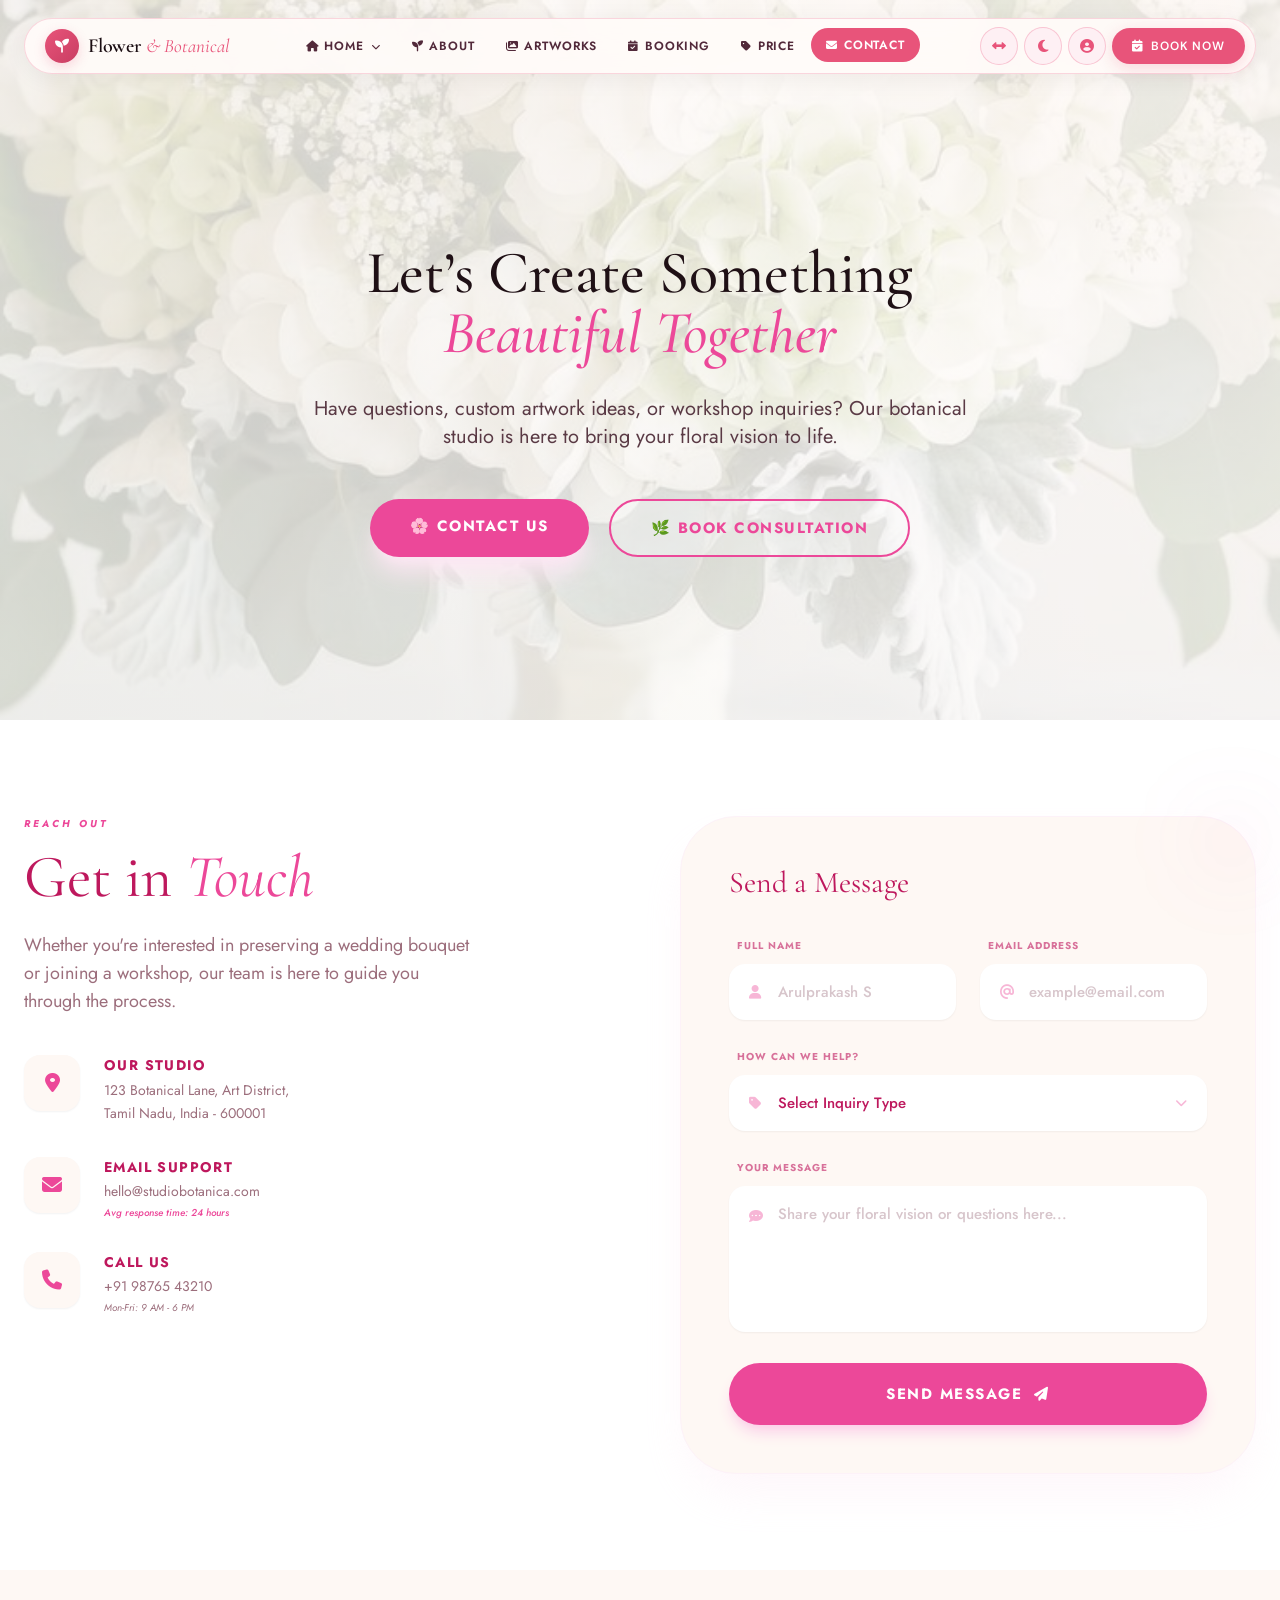
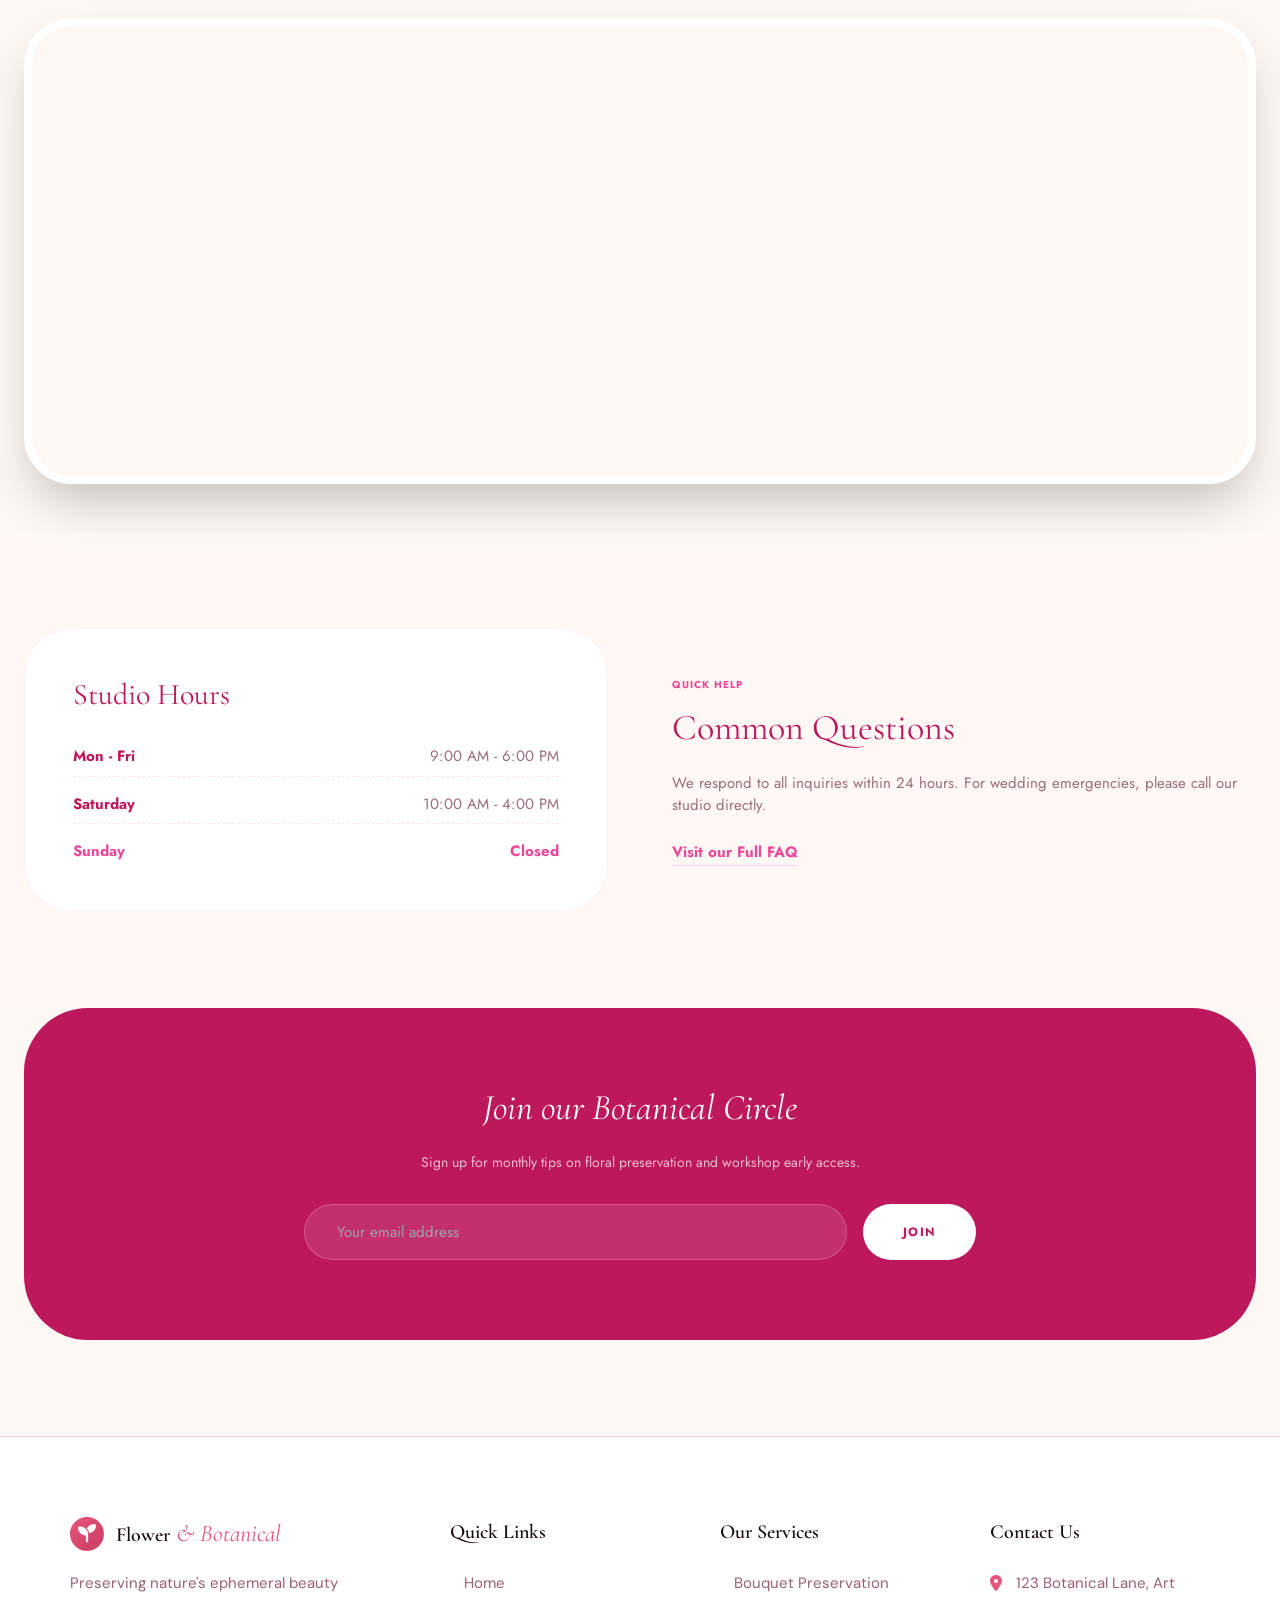
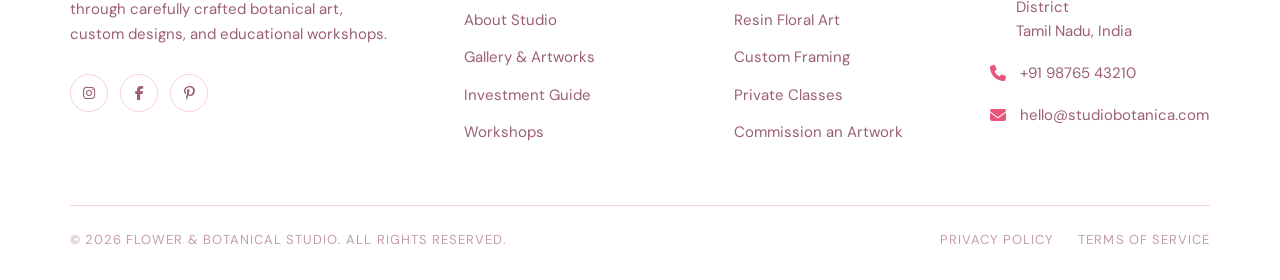
<file: contact.html>
<!DOCTYPE html>
<html lang="en">
<head>
    <meta charset="UTF-8">
    <meta name="viewport" content="width=device-width, initial-scale=1.0">
    <title>Contact Us — Flower & Botanical Studio</title>
    <!-- Google Fonts -->
    <link href="https://fonts.googleapis.com/css2?family=Cormorant+Garamond:ital,wght@0,500;0,600;1,500&family=Jost:wght@300;400;500;600&display=swap" rel="stylesheet">
    <!-- Font Awesome -->
     <link rel="icon" type="img/jpg" href="img/growwpark-logo.jpg">
    <link rel="stylesheet" href="https://cdnjs.cloudflare.com/ajax/libs/font-awesome/6.4.0/css/all.min.css">
    <!-- Tailwind CSS -->
    <script src="tailwind.js"></script>
    <link rel="stylesheet" href="style.css">
    <script>
        tailwind.config = {
            darkMode: 'class',
            theme: {
                extend: {
                    fontFamily: {
                        cormorant: ['"Cormorant Garamond"', 'serif'],
                        jost: ['Jost', 'sans-serif'],
                    },
                    colors: {
                        primary: '#ec4899',
                        primaryDark: '#be185d',
                        studioBg: '#fef8f4',
                        sage: '#edf1ed',
                    }
                }
            }
        }
    </script>
</head>
<body class="font-jost bg-[#fef8f4] dark:bg-black text-[#1f1015] dark:text-gray-100 transition-colors duration-300">

    <!-- NAVBAR CONTAINER -->
    <div id="navbar-root"></div>

    <main class="overflow-x-hidden">
    <!-- 1. CONTACT HERO SECTION (With Entrance Animations) -->
    <section class="relative min-h-[80vh] flex items-center justify-center overflow-hidden pt-20">
        <div class="absolute inset-0 z-0">
            <img src="img/home2-2.jpg" 
                 class="w-full h-full object-cover opacity-30">
            <div class="absolute inset-0 bg-gradient-to-tr from-sage/40 dark:from-black/40 via-white/40 dark:via-gray-800/40 to-studioBg/60 dark:to-black/60 transition-colors duration-300"></div>
        </div>

        <div class="relative z-10 text-center px-6 max-w-4xl">
            

            <!-- Main Heading with Slide-Up Animation -->
            <h1 class="font-cormorant text-5xl md:text-6xl text-[#1f1015] dark:text-gray-100 leading-[1.1] mb-8 font-medium animate-[slideUp_1s_ease-out] transition-colors">
                Let’s Create Something <br> 
                <span class="italic text-primary transition-colors">Beautiful Together</span>
            </h1>

            <p class="text-[#5a3a45] dark:text-gray-300 text-lg md:text-xl mb-12 max-w-2xl mx-auto leading-relaxed opacity-0 animate-[fadeIn_1.5s_ease-out_forwards] transition-colors">
                Have questions, custom artwork ideas, or workshop inquiries? Our botanical studio is here to bring your floral vision to life.
            </p>

            <div class="flex flex-wrap gap-5 justify-center opacity-0 animate-[fadeIn_2s_ease-out_forwards]">
                <a href="#contact-form" class="px-10 py-4 bg-primary text-white rounded-full font-bold tracking-widest uppercase hover:scale-105 transition-all shadow-xl shadow-pink-100 dark:shadow-none">
                    🌸 Contact Us
                </a>
                <a href="booking.html" class="px-10 py-4 border-2 border-primary text-primary rounded-full font-bold tracking-widest uppercase hover:bg-primary dark:hover:bg-primary hover:text-white transition-all bg-white/30 dark:bg-gray-800/30 backdrop-blur-md">
                    🌿 Book Consultation
                </a>
            </div>
        </div>
    </section>

    <!-- Detailed & Professional Contact Form Section -->
<section id="contact-form" class="py-24 px-4 md:px-6 bg-white dark:bg-black transition-colors duration-300">
    <div class="max-w-7xl mx-auto">
        <div class="grid grid-cols-1 lg:grid-cols-2 gap-16 md:gap-20 items-start">
            
            <!-- Left Side: Detailed Contact Info -->
            <div class="space-y-10">
                <div class="max-w-md">
                    <span class="text-primary tracking-[0.3em] uppercase text-[10px] font-bold mb-4 block italic transition-colors">Reach Out</span>
                    <h2 class="font-cormorant text-5xl md:text-6xl text-primaryDark mb-6 leading-tight transition-colors">Get in <span class="italic text-primary transition-colors">Touch</span></h2>
                    <p class="text-[#9c6e7c] dark:text-gray-400 text-base md:text-lg leading-relaxed transition-colors">
                        Whether you're interested in preserving a wedding bouquet or joining a workshop, our team is here to guide you through the process.
                    </p>
                </div>

                <!-- Info Blocks -->
                <div class="space-y-8">
                    <!-- Location -->
                    <div class="flex items-start gap-6 group">
                        <div class="w-14 h-14 shrink-0 bg-studioBg dark:bg-gray-800 rounded-2xl flex items-center justify-center text-primary group-hover:bg-primary dark:group-hover:bg-primary group-hover:text-white transition-all duration-500 shadow-sm">
                            <i class="fas fa-location-dot text-xl"></i>
                        </div>
                        <div>
                            <h4 class="font-bold text-sm uppercase tracking-widest text-primaryDark mb-1 transition-colors">Our Studio</h4>
                            <p class="text-sm text-[#9c6e7c] dark:text-gray-400 leading-relaxed transition-colors">123 Botanical Lane, Art District,<br>Tamil Nadu, India - 600001</p>
                        </div>
                    </div>

                    <!-- Email -->
                    <div class="flex items-start gap-6 group">
                        <div class="w-14 h-14 shrink-0 bg-studioBg dark:bg-gray-800 rounded-2xl flex items-center justify-center text-primary group-hover:bg-primary dark:group-hover:bg-primary group-hover:text-white transition-all duration-500 shadow-sm">
                            <i class="fas fa-envelope text-xl"></i>
                        </div>
                        <div>
                            <h4 class="font-bold text-sm uppercase tracking-widest text-primaryDark mb-1 transition-colors">Email Support</h4>
                            <p class="text-sm text-[#9c6e7c] dark:text-gray-400 transition-colors">hello@studiobotanica.com</p>
                            <p class="text-[10px] text-primary mt-1 italic font-medium transition-colors">Avg response time: 24 hours</p>
                        </div>
                    </div>

                    <!-- Phone -->
                    <div class="flex items-start gap-6 group">
                        <div class="w-14 h-14 shrink-0 bg-studioBg dark:bg-gray-800 rounded-2xl flex items-center justify-center text-primary group-hover:bg-primary dark:group-hover:bg-primary group-hover:text-white transition-all duration-500 shadow-sm">
                            <i class="fas fa-phone text-xl"></i>
                        </div>
                        <div>
                            <h4 class="font-bold text-sm uppercase tracking-widest text-primaryDark mb-1 transition-colors">Call Us</h4>
                            <p class="text-sm text-[#9c6e7c] dark:text-gray-400 transition-colors">+91 98765 43210</p>
                            <p class="text-[10px] text-[#9c6e7c] dark:text-gray-400 mt-1 italic transition-colors">Mon-Fri: 9 AM - 6 PM</p>
                        </div>
                    </div>
                </div>
            </div>

            <!-- Right Side: Detailed Input Form -->
            <div class="bg-studioBg dark:bg-gray-800 p-8 md:p-12 rounded-[3.5rem] border border-pink-50 dark:border-gray-700 shadow-2xl shadow-pink-100/40 dark:shadow-none relative transition-colors duration-300">
                <!-- Decorative element -->
                <div class="absolute -top-4 -right-4 w-20 h-20 bg-primary/5 rounded-full blur-2xl"></div>
                
                <h3 class="font-cormorant text-3xl text-primaryDark mb-8 transition-colors">Send a Message</h3>
                
                <form class="space-y-6">
                    <div class="grid grid-cols-1 md:grid-cols-2 gap-6">
                        <!-- Full Name -->
                        <div class="space-y-2">
                            <label class="text-[10px] font-bold uppercase tracking-widest text-primaryDark/60 dark:text-white/60 ml-2 transition-colors">Full Name</label>
                            <div class="relative">
                                <i class="fas fa-user absolute left-5 top-1/2 -translate-y-1/2 text-primary/40 text-sm"></i>
                                <input type="text" placeholder="Arulprakash S" 
                                    class="w-full pl-12 pr-6 py-4 rounded-2xl bg-white dark:bg-gray-700 border border-transparent focus:border-primary/30 outline-none transition-all shadow-sm placeholder:text-[#9c6e7c]/40 dark:placeholder:text-gray-400 text-primaryDark font-medium">
                            </div>
                        </div>
                        <!-- Email -->
                        <div class="space-y-2">
                            <label class="text-[10px] font-bold uppercase tracking-widest text-primaryDark/60 dark:text-white/60 ml-2 transition-colors">Email Address</label>
                            <div class="relative">
                                <i class="fas fa-at absolute left-5 top-1/2 -translate-y-1/2 text-primary/40 text-sm"></i>
                                <input type="email" placeholder="example@email.com" 
                                    class="w-full pl-12 pr-6 py-4 rounded-2xl bg-white dark:bg-gray-700 border border-transparent focus:border-primary/30 outline-none transition-all shadow-sm placeholder:text-[#9c6e7c]/40 dark:placeholder:text-gray-400 text-primaryDark font-medium">
                            </div>
                        </div>
                    </div>

                    <!-- Subject/Inquiry Type -->
                    <div class="space-y-2">
                        <label class="text-[10px] font-bold uppercase tracking-widest text-primaryDark/60 dark:text-white/60 ml-2 transition-colors">How can we help?</label>
                        <div class="relative">
                            <i class="fas fa-tag absolute left-5 top-1/2 -translate-y-1/2 text-primary/40 text-sm pointer-events-none"></i>
                            <select class="w-full pl-12 pr-6 py-4 rounded-2xl bg-white dark:bg-gray-700 border border-transparent focus:border-primary/30 outline-none appearance-none transition-all shadow-sm text-primaryDark font-medium cursor-pointer">
                                <option value="" disabled selected>Select Inquiry Type</option>
                                <option value="custom">Custom Flower Preservation</option>
                                <option value="workshop">Workshop Enrollment</option>
                                <option value="gift">Personalized Gifting</option>
                                <option value="other">General Inquiry</option>
                            </select>
                            <i class="fas fa-chevron-down absolute right-5 top-1/2 -translate-y-1/2 text-primary/40 text-xs pointer-events-none"></i>
                        </div>
                    </div>

                    <!-- Message Message -->
                    <div class="space-y-2">
                        <label class="text-[10px] font-bold uppercase tracking-widest text-primaryDark/60 dark:text-white/60 ml-2 transition-colors">Your Message</label>
                        <div class="relative">
                            <i class="fas fa-comment-dots absolute left-5 top-5 text-primary/40 text-sm"></i>
                            <textarea rows="5" placeholder="Share your floral vision or questions here..." 
                                class="w-full pl-12 pr-6 py-4 rounded-2xl bg-white dark:bg-gray-700 border border-transparent focus:border-primary/30 outline-none transition-all shadow-sm placeholder:text-[#9c6e7c]/40 dark:placeholder:text-gray-400 text-primaryDark font-medium resize-none"></textarea>
                        </div>
                    </div>

                    <!-- Submit Button -->
                    <button class="w-full py-5 bg-primary text-white rounded-full font-bold uppercase tracking-widest hover:bg-primaryDark transition-all shadow-lg shadow-pink-200 dark:shadow-none flex items-center justify-center gap-3 group">
                        <span>Send Message</span>
                        <i class="fas fa-paper-plane text-sm group-hover:translate-x-1 group-hover:-translate-y-1 transition-transform"></i>
                    </button>
                </form>
            </div>

        </div>
    </div>
</section>

    <!-- 3. STUDIO LOCATION (MAP SECTION) -->
    <section class="py-12 px-4 md:px-6">
        <div class="max-w-7xl mx-auto overflow-hidden rounded-[3rem] shadow-2xl border-8 border-white dark:border-gray-800 transition-colors duration-300">
            <div class="w-full h-[450px] grayscale hover:grayscale-0 transition-all duration-700">
                <!-- Replace this iframe with your actual studio location -->
                <iframe src="https://www.google.com/maps/embed?pb=!1m18!1m12!1m3!1d248849.88653926!2d80.0689245228515!3d12.9202702534575!2m3!1f0!2f0!3f0!3m2!1i1024!2i768!4f13.1!3m3!1m2!1s0x3a5265ea4f7d333f%3A0x442a71e6e0f719b!2sChennai%2C%20Tamil%20Nadu!5e0!3m2!1sen!2sin!4v1715160000000!5m2!1sen!2sin" 
                    width="100%" height="100%" style="border:0;" allowfullscreen="" loading="lazy"></iframe>
            </div>
        </div>
    </section>

    <!-- 4. WORKING HOURS & FAQ (Extra Section 1) -->
    <section class="py-24 px-4 md:px-6 bg-studioBg/30 dark:bg-black/30 transition-colors duration-300">
        <div class="max-w-7xl mx-auto grid grid-cols-1 md:grid-cols-2 gap-16">
            <div class="bg-white dark:bg-gray-800 p-12 rounded-[3rem] border border-pink-50 dark:border-gray-700 transition-colors duration-300">
                <h3 class="font-cormorant text-3xl text-primaryDark mb-8 transition-colors">Studio Hours</h3>
                <ul class="space-y-4">
                    <li class="flex justify-between border-b border-dashed border-pink-100 dark:border-gray-700 pb-2 transition-colors"><span class="text-primaryDark font-bold transition-colors">Mon - Fri</span> <span class="text-[#9c6e7c] dark:text-gray-400 transition-colors">9:00 AM - 6:00 PM</span></li>
                    <li class="flex justify-between border-b border-dashed border-pink-100 dark:border-gray-700 pb-2 transition-colors"><span class="text-primaryDark font-bold transition-colors">Saturday</span> <span class="text-[#9c6e7c] dark:text-gray-400 transition-colors">10:00 AM - 4:00 PM</span></li>
                    <li class="flex justify-between text-primary font-bold transition-colors"><span>Sunday</span> <span>Closed</span></li>
                </ul>
            </div>
            <div class="flex flex-col justify-center">
                <span class="text-primary tracking-widest text-[10px] font-bold uppercase mb-4 transition-colors">Quick Help</span>
                <h3 class="font-cormorant text-4xl text-primaryDark mb-6 transition-colors">Common Questions</h3>
                <p class="text-[#9c6e7c] dark:text-gray-400 mb-6 transition-colors">We respond to all inquiries within 24 hours. For wedding emergencies, please call our studio directly.</p>
                <a href="#" class="text-primary font-bold underline underline-offset-8 decoration-pink-200 dark:decoration-gray-500 transition-colors">Visit our Full FAQ</a>
            </div>
        </div>
    </section>

  

    <!-- 6. NEWSLETTER (Extra Section 3) -->
    <section class="py-20 px-6 bg-primaryDark dark:bg-gray-800 mx-6 rounded-[4rem] mb-24 relative overflow-hidden transition-colors duration-300">
        <div class="relative z-10 text-center text-white max-w-2xl mx-auto">
            <h2 class="font-cormorant text-4xl mb-6 italic">Join our Botanical Circle</h2>
            <p class="opacity-70 mb-8 text-sm">Sign up for monthly tips on floral preservation and workshop early access.</p>
            <div class="flex flex-col sm:flex-row gap-4">
                <input type="email" placeholder="Your email address" class="flex-1 px-8 py-4 rounded-full bg-white/10 border border-white/20 text-white outline-none focus:bg-white/20 transition-all">
                <button class="px-10 py-4 bg-white dark:bg-gray-800 text-primaryDark rounded-full font-bold uppercase tracking-widest text-xs hover:scale-105 transition-all">Join</button>
            </div>
        </div>
    </section>

   
</main>

<style>
@keyframes slideUp {
    from { transform: translateY(50px); opacity: 0; }
    to { transform: translateY(0); opacity: 1; }
}
@keyframes fadeIn {
    from { opacity: 0; }
    to { opacity: 1; }
}
</style>

    <!-- FOOTER CONTAINER -->
    <div id="footer-root"></div>

    <script src="navbar.js"></script>
    <script src="footer.js"></script>
</body>
</html>
</file>
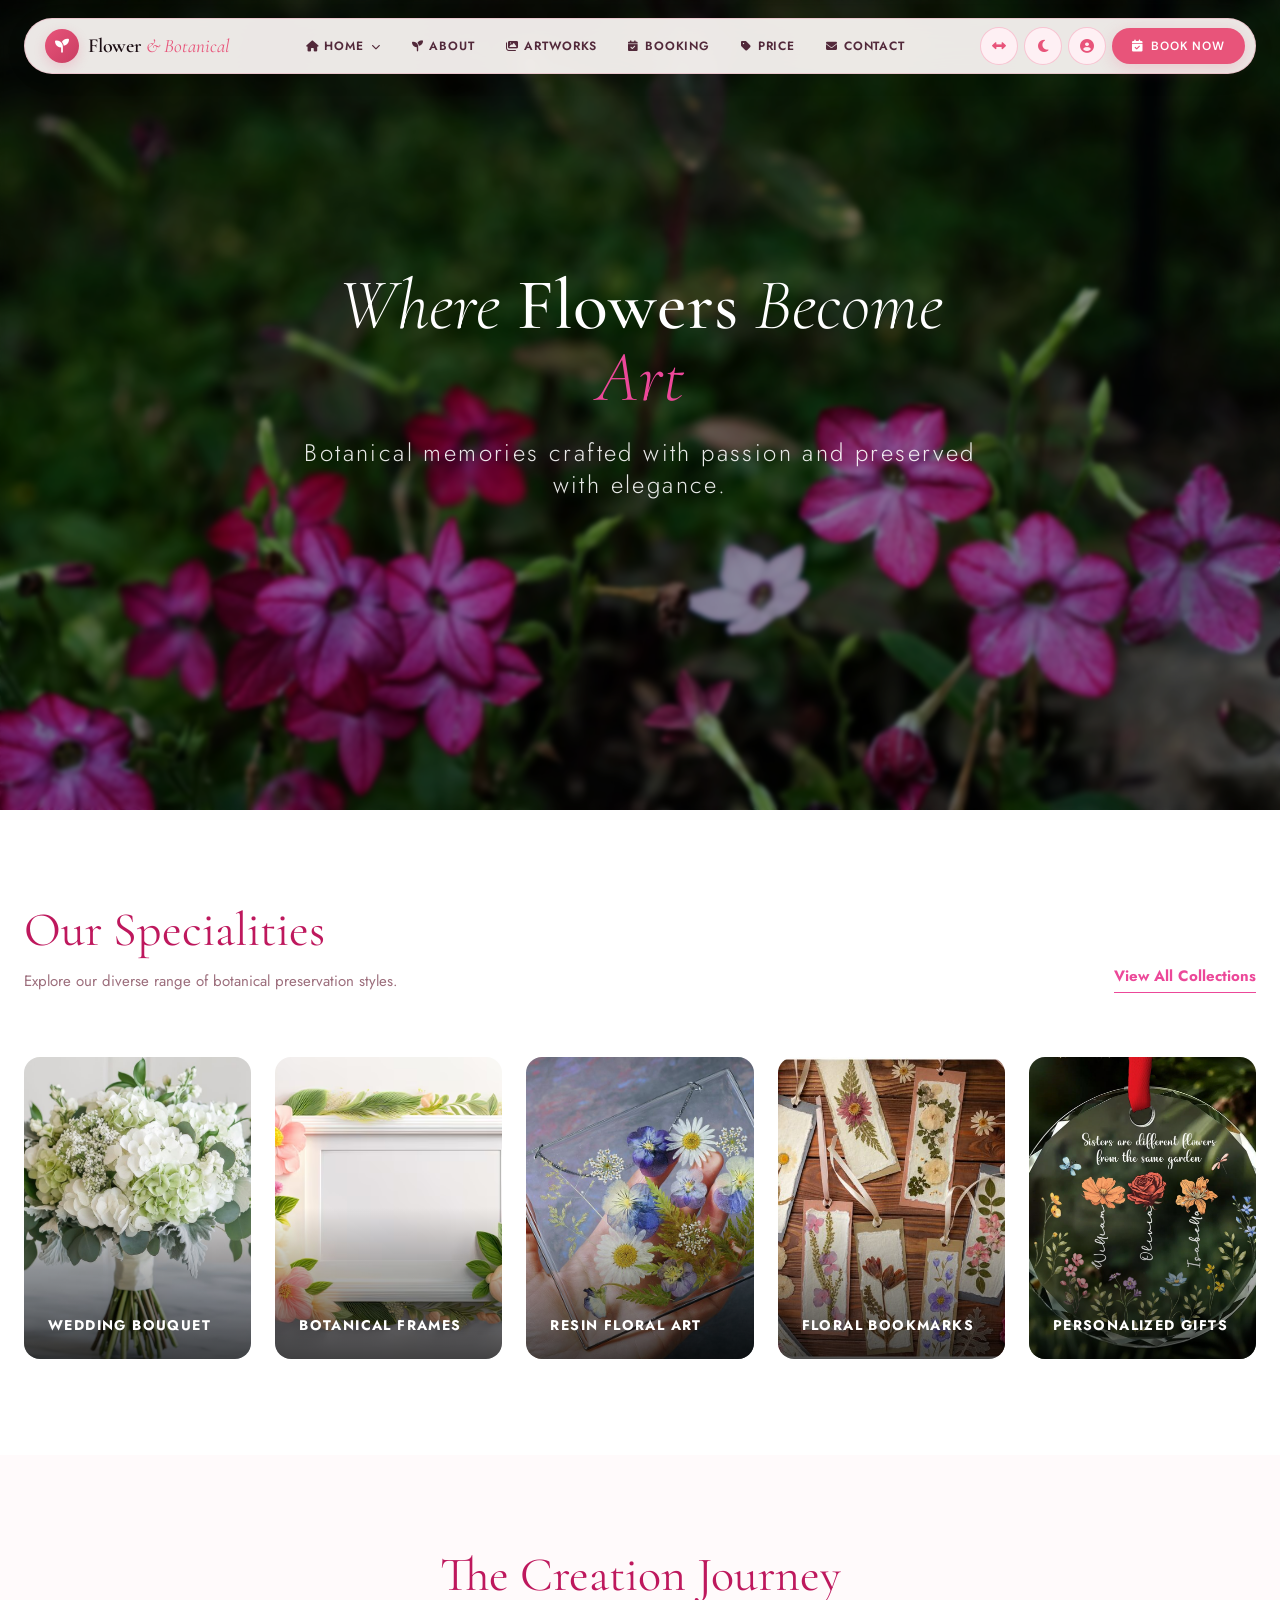
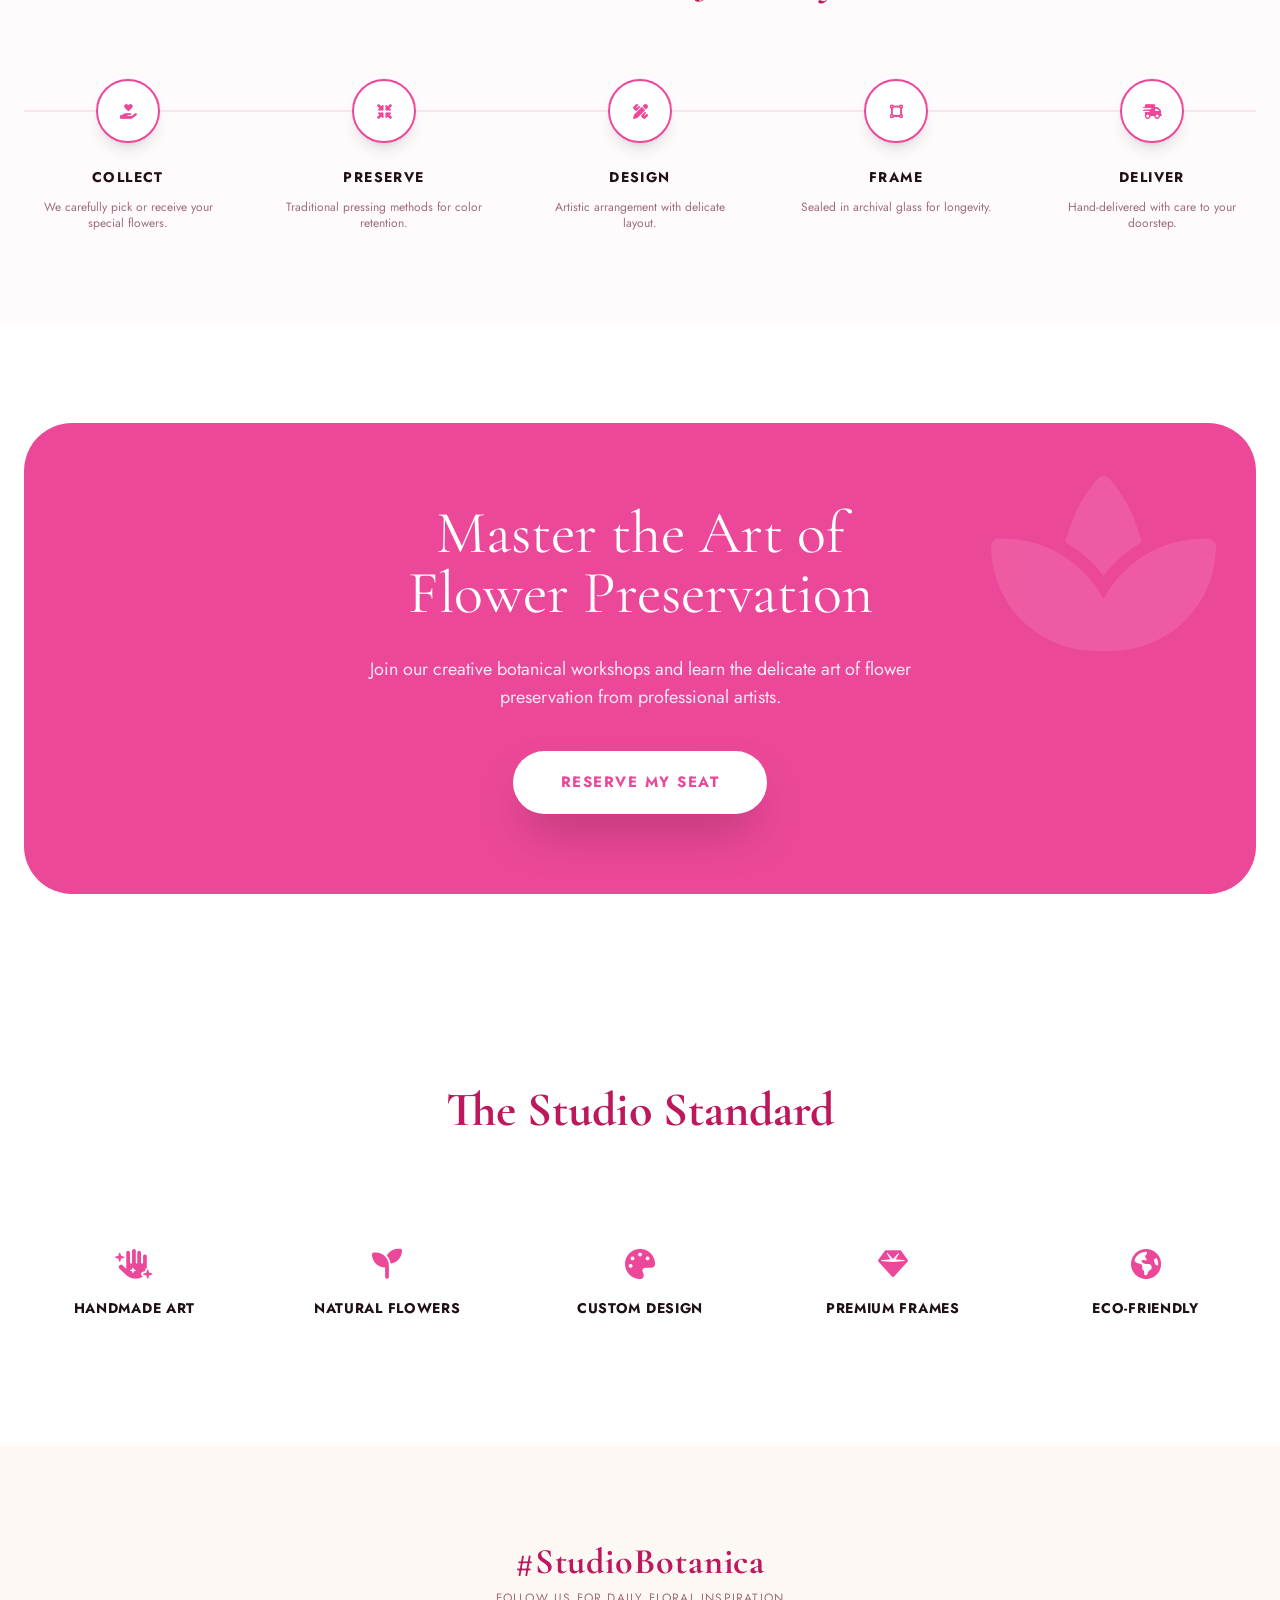
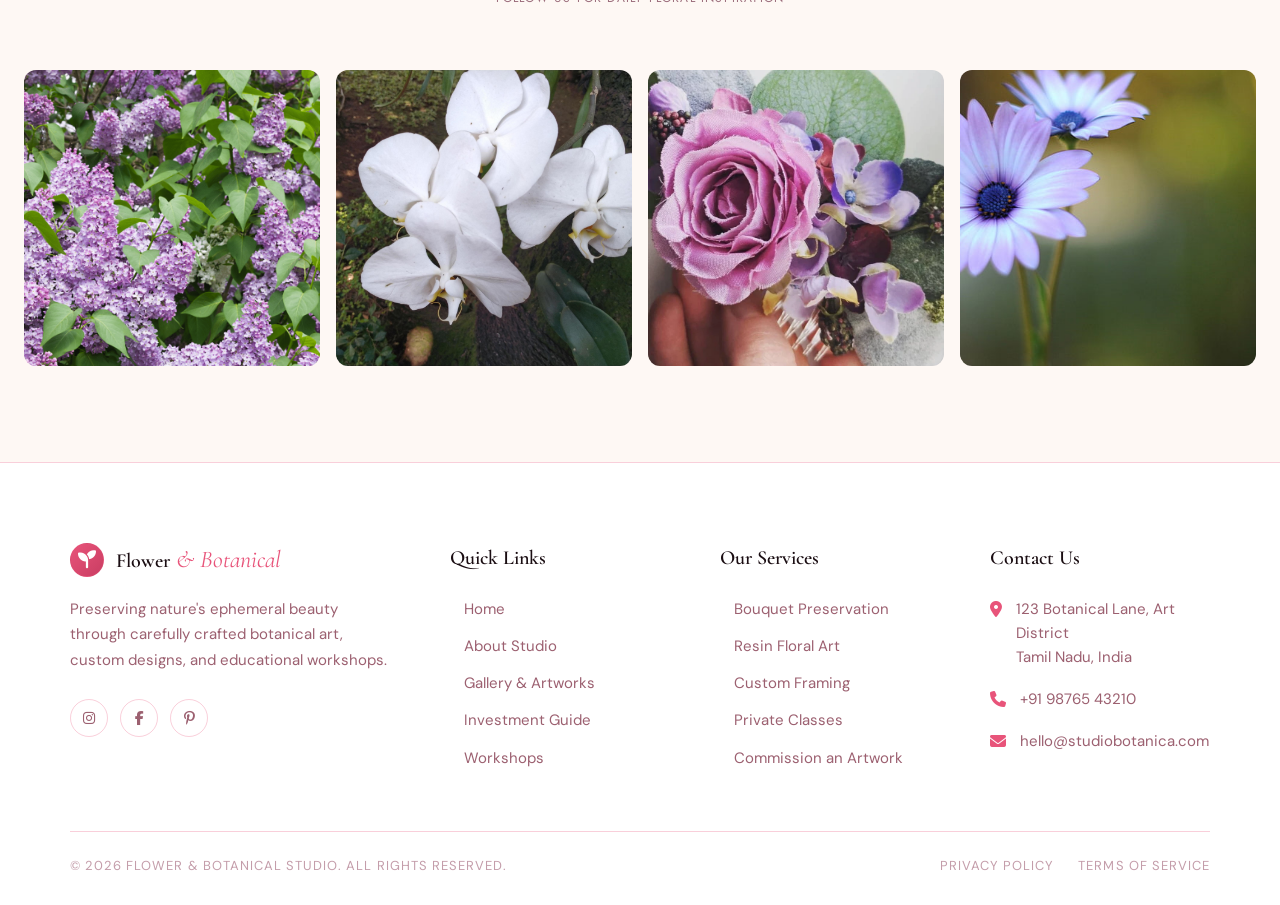
<file: home2.html>
<!DOCTYPE html>
<html lang="en">
<head>
    <meta charset="UTF-8">
    <meta name="viewport" content="width=device-width, initial-scale=1.0">
    <title>Flower & Botanical — Creative Showcase</title>
    <!-- Google Fonts -->
    <link href="https://fonts.googleapis.com/css2?family=Cormorant+Garamond:ital,wght@0,500;0,600;1,500&family=Jost:wght@300;400;500;600&display=swap" rel="stylesheet">
    <!-- Font Awesome -->
     <link rel="icon" type="img/jpg" href="img/growwpark-logo.jpg">
    <link rel="stylesheet" href="https://cdnjs.cloudflare.com/ajax/libs/font-awesome/6.4.0/css/all.min.css">
    <!-- Tailwind CSS -->
    <script src="tailwind.js"></script>
    <link rel="stylesheet" href="style.css">
    <script>
        tailwind.config = {
            darkMode: 'class',
            theme: {
                extend: {
                    fontFamily: {
                        cormorant: ['"Cormorant Garamond"', 'serif'],
                        jost: ['Jost', 'sans-serif'],
                    },
                    colors: {
                        primary: '#ec4899',
                        primaryDark: '#be185d',
                        studioBg: '#fffafb',
                    }
                }
            }
        }
    </script>
</head>
<body class="font-jost bg-[#fef8f4] dark:bg-black text-[#1f1015] dark:text-gray-100 transition-colors duration-300">
    <!-- NAVBAR CONTAINER -->
    <div id="navbar-root"></div>

    <main>
        <!-- 1. ARTISTIC BANNER SECTION -->
        <section class="relative h-[90vh] flex items-center justify-center overflow-hidden">
            <!-- Full Screen Artistic Background -->
            <div class="absolute inset-0 z-0">
                <img src="img/home2-1.jpg" class="w-full h-full object-cover">
                <div class="absolute inset-0 bg-black/30 backdrop-blur-[2px]"></div>
            </div>

            <div class="relative z-10 text-center text-white px-6">
                <h1 class="font-cormorant text-6xl md:text-7xl mb-6 font-light italic leading-tight">
                    Where <span class="not-italic font-medium text-white">Flowers</span> Become <br> 
                    <span class="text-primary">Art</span>
                </h1>
                <p class="text-lg md:text-2xl font-light tracking-widest max-w-2xl mx-auto opacity-90 mb-10">
                    Botanical memories crafted with passion and preserved with elegance.
                </p>
                
            </div>
        </section>

        <!-- 2. CATEGORIES SECTION -->
        <section class="py-24 px-6 bg-white dark:bg-gray-800 transition-colors duration-300">
            <div class="max-w-7xl mx-auto">
                <div class="flex flex-col md:flex-row justify-between items-end mb-16 gap-6">
                    <div>
                        <h2 class="font-cormorant text-5xl text-primaryDark mb-4 transition-colors">Our Specialities</h2>
                        <p class="text-[#9c6e7c] dark:text-gray-400 transition-colors">Explore our diverse range of botanical preservation styles.</p>
                    </div>
                    <a href="artworks.html" class="text-primary font-bold border-b border-primary pb-1 hover:text-primaryDark dark:hover:text-white transition-all">View All Collections</a>
                </div>

                <div class="grid grid-cols-1 sm:grid-cols-2 lg:grid-cols-5 gap-6">
                    <!-- Category Item -->
                    <a href="#" class="group relative aspect-[3/4] overflow-hidden rounded-2xl bg-gray-100 dark:bg-gray-700 transition-colors">
                        <img src="img/home2-2.jpg" class="w-full h-full object-cover group-hover:scale-110 transition-transform duration-700">
                        <div class="absolute inset-0 bg-gradient-to-t from-black/70 via-transparent to-transparent"></div>
                        <span class="absolute bottom-6 left-6 right-6 text-white text-sm font-bold tracking-widest uppercase">Wedding Bouquet</span>
                    </a>
                    <a href="#" class="group relative aspect-[3/4] overflow-hidden rounded-2xl bg-gray-100 dark:bg-gray-700 transition-colors mt-8 sm:mt-0">
                        <img src="img/home2-3.jpg" class="w-full h-full object-cover group-hover:scale-110 transition-transform duration-700">
                        <div class="absolute inset-0 bg-gradient-to-t from-black/70 via-transparent to-transparent"></div>
                        <span class="absolute bottom-6 left-6 right-6 text-white text-sm font-bold tracking-widest uppercase">Botanical Frames</span>
                    </a>
                    <!-- Add other categories similarly -->
                    <div class="lg:contents hidden"> <!-- Helper for desktop view -->
                        <a href="#" class="group relative aspect-[3/4] overflow-hidden rounded-2xl bg-gray-100 dark:bg-gray-700 transition-colors">
                            <img src="img/home2-4.jpg" class="w-full h-full object-cover group-hover:scale-110 transition-transform duration-700">
                            <div class="absolute inset-0 bg-gradient-to-t from-black/70 via-transparent to-transparent"></div>
                            <span class="absolute bottom-6 left-6 right-6 text-white text-sm font-bold tracking-widest uppercase">Resin Floral Art</span>
                        </a>
                        <a href="#" class="group relative aspect-[3/4] overflow-hidden rounded-2xl bg-gray-100 dark:bg-gray-700 transition-colors mt-8 sm:mt-0">
                            <img src="img/home2-5.jpg" class="w-full h-full object-cover group-hover:scale-110 transition-transform duration-700">
                            <div class="absolute inset-0 bg-gradient-to-t from-black/70 via-transparent to-transparent"></div>
                            <span class="absolute bottom-6 left-6 right-6 text-white text-sm font-bold tracking-widest uppercase">Floral Bookmarks</span>
                        </a>
                        <a href="#" class="group relative aspect-[3/4] overflow-hidden rounded-2xl bg-gray-100 dark:bg-gray-700 transition-colors">
                            <img src="img/home2-6.jpg" class="w-full h-full object-cover group-hover:scale-110 transition-transform duration-700">
                            <div class="absolute inset-0 bg-gradient-to-t from-black/70 via-transparent to-transparent"></div>
                            <span class="absolute bottom-6 left-6 right-6 text-white text-sm font-bold tracking-widest uppercase">Personalized Gifts</span>
                        </a>
                    </div>
                </div>
            </div>
        </section>

    <!-- 3. PROCESS SECTION (Horizontal Timeline) -->
<section class="py-24 px-6 bg-[#fffafb] dark:bg-black transition-colors duration-300">
    <div class="max-w-7xl mx-auto">
        <h2 class="font-cormorant text-center text-5xl text-primaryDark mb-20 transition-colors">The Creation Journey</h2>
        
        <!-- Added items-start to lock the horizontal line mathematically to the top row elements -->
        <div class="relative flex flex-col md:flex-row justify-between gap-12 items-start">
            
            <!-- Progress Line: Perfectly centered relative to the 16px (h-16) step circles -->
            <div class="absolute top-8 left-0 w-full h-px bg-pink-200 dark:bg-gray-700 z-0 hidden md:block transition-colors transform -translate-y-1/2"></div>

            <!-- Step 1: Collect -->
            <div class="relative z-10 flex-1 text-center group w-full">
                <div class="w-16 h-16 bg-white border-2 border-primary text-primary dark:bg-gray-800  rounded-full flex items-center justify-center mx-auto mb-6 group-hover:bg-primary group-hover:text-white dark:group-hover:bg-primary transition-all shadow-lg">
                    <i class="fas fa-hand-holding-heart"></i>
                </div>
                <h4 class="font-bold text-sm uppercase tracking-widest mb-3 dark:text-gray-200 transition-colors">Collect</h4>
                <p class="text-xs text-[#9c6e7c] dark:text-gray-400 transition-colors max-w-[200px] mx-auto">We carefully pick or receive your special flowers.</p>
            </div>

            <!-- Step 2: Preserve -->
            <div class="relative z-10 flex-1 text-center group w-full">
                <div class="w-16 h-16 bg-white border-2 border-primary text-primary dark:bg-gray-800  rounded-full flex items-center justify-center mx-auto mb-6 group-hover:bg-primary group-hover:text-white dark:group-hover:bg-primary transition-all shadow-lg">
                    <i class="fas fa-compress-arrows-alt"></i>
                </div>
                <h4 class="font-bold text-sm uppercase tracking-widest mb-3 dark:text-gray-200 transition-colors">Preserve</h4>
                <p class="text-xs text-[#9c6e7c] dark:text-gray-400 transition-colors max-w-[200px] mx-auto">Traditional pressing methods for color retention.</p>
            </div>

            <!-- Step 3: Design -->
            <div class="relative z-10 flex-1 text-center group w-full">
                <div class="w-16 h-16 bg-white border-2 border-primary text-primary dark:bg-gray-800  rounded-full flex items-center justify-center mx-auto mb-6 group-hover:bg-primary group-hover:text-white dark:group-hover:bg-primary transition-all shadow-lg">
                    <i class="fas fa-pencil-ruler"></i>
                </div>
                <h4 class="font-bold text-sm uppercase tracking-widest mb-3 dark:text-gray-200 transition-colors">Design</h4>
                <!-- Fixed bug: Changed h4 to p tag for consistent typography layout -->
                <p class="text-xs text-[#9c6e7c] dark:text-gray-400 transition-colors max-w-[200px] mx-auto">Artistic arrangement with delicate layout.</p>
            </div>

            <!-- Step 4: Frame -->
            <div class="relative z-10 flex-1 text-center group w-full">
                <div class="w-16 h-16 bg-white border-2 border-primary text-primary dark:bg-gray-800  rounded-full flex items-center justify-center mx-auto mb-6 group-hover:bg-primary group-hover:text-white dark:group-hover:bg-primary transition-all shadow-lg">
                    <i class="fas fa-vector-square"></i>
                </div>
                <h4 class="font-bold text-sm uppercase tracking-widest mb-3 dark:text-gray-200 transition-colors">Frame</h4>
                <p class="text-xs text-[#9c6e7c] dark:text-gray-400 transition-colors max-w-[200px] mx-auto">Sealed in archival glass for longevity.</p>
            </div>

            <!-- Step 5: Deliver -->
            <div class="relative z-10 flex-1 text-center group w-full">
                <div class="w-16 h-16 bg-white border-2 border-primary text-primary dark:bg-gray-800  rounded-full flex items-center justify-center mx-auto mb-6 group-hover:bg-primary group-hover:text-white dark:group-hover:bg-primary transition-all shadow-lg">
                    <i class="fas fa-truck-fast"></i>
                </div>
                <h4 class="font-bold text-sm uppercase tracking-widest mb-3 dark:text-gray-200 transition-colors">Deliver</h4>
                <p class="text-xs text-[#9c6e7c] dark:text-gray-400 transition-colors max-w-[200px] mx-auto">Hand-delivered with care to your doorstep.</p>
            </div>

        </div>
    </div>
</section>

        <!-- 4. WORKSHOP SECTION -->
        <section class="py-24 px-6 bg-white dark:bg-gray-900 transition-colors duration-300">
            <div class="max-w-7xl mx-auto bg-primary dark:bg-gray-800 rounded-[3rem] p-12 md:p-20 relative overflow-hidden text-center text-white transition-colors">
                <div class="absolute top-0 right-0 p-10 opacity-10 pointer-events-none">
                    <i class="fas fa-spa text-[200px]"></i>
                </div>
                <div class="relative z-10">
                    <h2 class="font-cormorant text-4xl md:text-6xl mb-8 leading-tight">Master the Art of <br> Flower Preservation</h2>
                    <p class="text-pink-100 text-lg mb-10 max-w-xl mx-auto">Join our creative botanical workshops and learn the delicate art of flower preservation from professional artists.</p>
                    <a href="booking.html" class="inline-block px-12 py-5 bg-white text-primary dark:bg-gray-800 rounded-full font-bold uppercase tracking-widest hover:scale-105 transition-all shadow-2xl dark:shadow-none">
                        Reserve My Seat
                    </a>
                </div>
            </div>
        </section>


         <!-- 4. WHY CHOOSE US -->
        <section class="py-24 px-6 bg-white dark:bg-gray-800 transition-colors duration-300">
            <div class="max-w-7xl mx-auto">
                <h2 class="font-cormorant text-center text-4xl md:text-5xl text-primaryDark mb-20 font-bold transition-colors">The Studio Standard</h2>
                <div class="grid grid-cols-2 lg:grid-cols-5 gap-8">
                    <div class="group p-8 bg-softPink dark:bg-gray-700 rounded-3xl text-center transition-all hover:bg-primary hover:text-white dark:hover:bg-primary">
                        <i class="fas fa-hand-sparkles text-3xl mb-4 text-primary group-hover:text-white transition-colors"></i>
                        <h4 class="font-bold text-sm uppercase tracking-wider dark:text-gray-200 transition-colors">Handmade Art</h4>
                    </div>
                    <div class="group p-8 bg-softPink dark:bg-gray-700 rounded-3xl text-center transition-all hover:bg-primary hover:text-white dark:hover:bg-primary">
                        <i class="fas fa-seedling text-3xl mb-4 text-primary group-hover:text-white transition-colors"></i>
                        <h4 class="font-bold text-sm uppercase tracking-wider dark:text-gray-200 transition-colors">Natural Flowers</h4>
                    </div>
                    <div class="group p-8 bg-softPink dark:bg-gray-700 rounded-3xl text-center transition-all hover:bg-primary hover:text-white dark:hover:bg-primary">
                        <i class="fas fa-palette text-3xl mb-4 text-primary group-hover:text-white transition-colors"></i>
                        <h4 class="font-bold text-sm uppercase tracking-wider dark:text-gray-200 transition-colors">Custom Design</h4>
                    </div>
                    <div class="group p-8 bg-softPink dark:bg-gray-700 rounded-3xl text-center transition-all hover:bg-primary hover:text-white dark:hover:bg-primary">
                        <i class="fas fa-gem text-3xl mb-4 text-primary group-hover:text-white transition-colors"></i>
                        <h4 class="font-bold text-sm uppercase tracking-wider dark:text-gray-200 transition-colors">Premium Frames</h4>
                    </div>
                    <div class="group p-8 bg-softPink dark:bg-gray-700 rounded-3xl text-center transition-all hover:bg-primary hover:text-white dark:hover:bg-primary">
                        <i class="fas fa-earth-americas text-3xl mb-4 text-primary group-hover:text-white transition-colors"></i>
                        <h4 class="font-bold text-sm uppercase tracking-wider dark:text-gray-200 transition-colors">Eco-Friendly</h4>
                    </div>
                </div>
            </div>
        </section>

        <!-- 5. INSTAGRAM GALLERY SECTION -->
        <section class="py-24 px-6 bg-[#fef8f4] dark:bg-black transition-colors duration-300">
            <div class="max-w-7xl mx-auto">
                <div class="text-center mb-16">
                    <h2 class="font-cormorant text-4xl text-primaryDark mb-2 font-bold tracking-wide transition-colors">#StudioBotanica</h2>
                    <p class="text-[#9c6e7c] dark:text-gray-400 tracking-widest uppercase text-xs transition-colors">Follow us for daily floral inspiration</p>
                </div>

                <div class="grid grid-cols-2 md:grid-cols-4 gap-4">
                    <!-- Insta Post -->
                    <div class="group relative aspect-square overflow-hidden rounded-xl">
                        <img src="img/home2-7.jpg" class="w-full h-full object-cover transition-transform duration-500 group-hover:scale-110">
                        <div class="absolute inset-0 bg-primary/40 flex items-center justify-center opacity-0 group-hover:opacity-100 transition-opacity">
                            <i class="fab fa-instagram text-white text-3xl"></i>
                        </div>
                    </div>
                    <div class="group relative aspect-square overflow-hidden rounded-xl">
                        <img src="img/home2-8.jpg" class="w-full h-full object-cover transition-transform duration-500 group-hover:scale-110">
                        <div class="absolute inset-0 bg-primary/40 flex items-center justify-center opacity-0 group-hover:opacity-100 transition-opacity">
                            <i class="fab fa-instagram text-white text-3xl"></i>
                        </div>
                    </div>
                    <div class="group relative aspect-square overflow-hidden rounded-xl">
                        <img src="img/home2-9.jpg" class="w-full h-full object-cover transition-transform duration-500 group-hover:scale-110">
                        <div class="absolute inset-0 bg-primary/40 flex items-center justify-center opacity-0 group-hover:opacity-100 transition-opacity">
                            <i class="fab fa-instagram text-white text-3xl"></i>
                        </div>
                    </div>
                    <div class="group relative aspect-square overflow-hidden rounded-xl">
                        <img src="img/home2-10.jpg" class="w-full h-full object-cover transition-transform duration-500 group-hover:scale-110">
                        <div class="absolute inset-0 bg-primary/40 flex items-center justify-center opacity-0 group-hover:opacity-100 transition-opacity">
                            <i class="fab fa-instagram text-white text-3xl"></i>
                        </div>
                    </div>
                </div>
            </div>
        </section>


        
    </main>

    <!-- FOOTER CONTAINER -->
    <div id="footer-root"></div>

    <script src="navbar.js"></script>
    <script src="footer.js"></script>
</body>
</html>
</file>
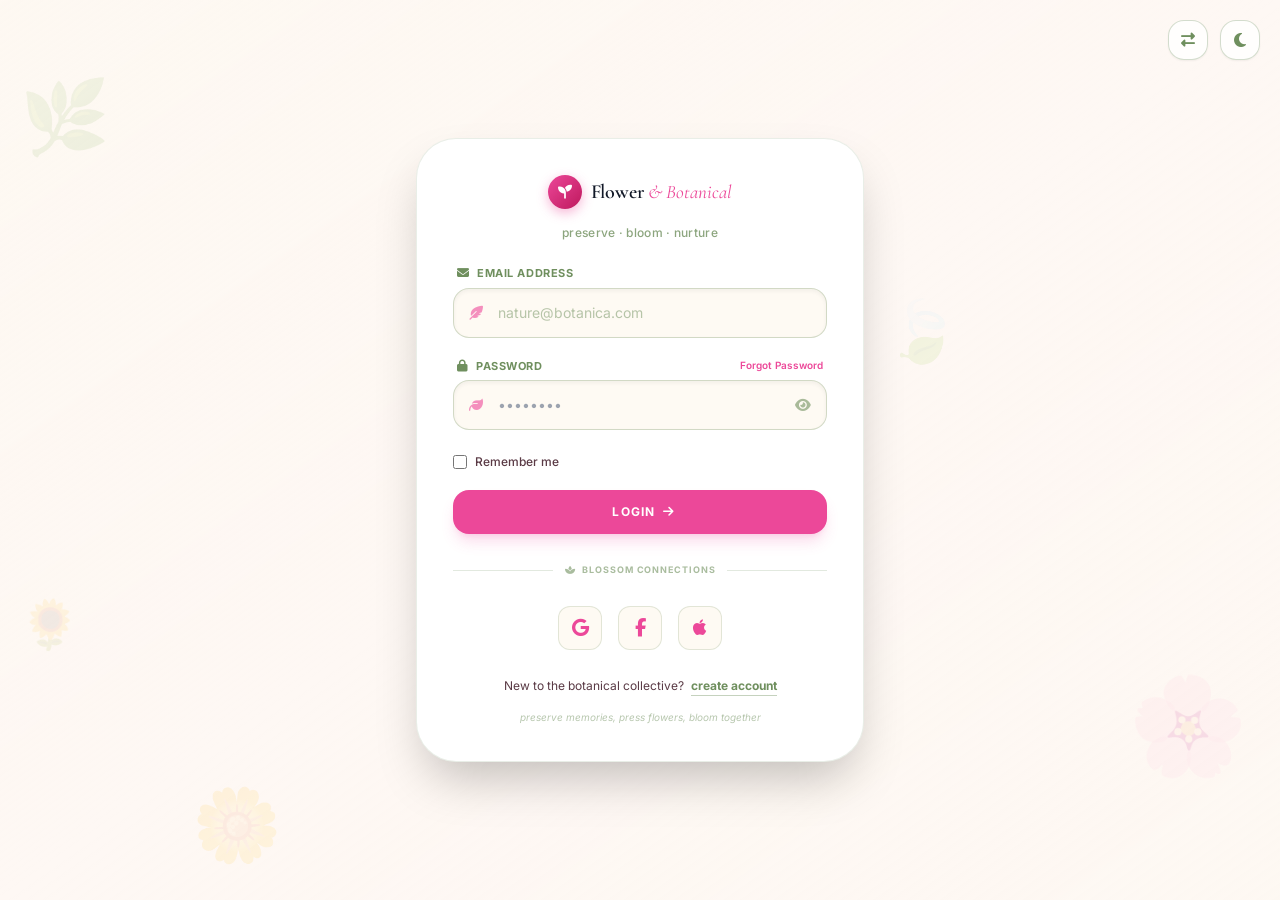
<file: login.html>
<!DOCTYPE html>
<html lang="en" dir="ltr" class="scroll-smooth">

<head>
    <meta charset="UTF-8">
    <meta name="viewport" content="width=device-width, initial-scale=1.0, viewport-fit=cover, user-scalable=yes">
    <title>Botanica | Flower & Botanical Login</title>
    <link rel="icon" type="img/jpg" href="img/growwpark-logo.jpg">

    <link rel="preconnect" href="https://fonts.googleapis.com">
    <link rel="preconnect" href="https://fonts.gstatic.com" crossorigin>
    <link href="https://fonts.googleapis.com/css2?family=Inter:opsz,wght@14..32,300;14..32,400;14..32,500;14..32,600;14..32,700&family=Cormorant+Garamond:ital,wght@0,400;0,500;0,600;0,700;1,400;1,500;1,600&display=swap" rel="stylesheet">

    <link rel="stylesheet" href="https://cdnjs.cloudflare.com/ajax/libs/font-awesome/6.4.0/css/all.min.css">

    <script src="tailwind.js"></script>
    <link rel="icon" type="image/png" href="data:image/svg+xml,%3Csvg xmlns='http://www.w3.org/2000/svg' viewBox='0 0 24 24' fill='%23ec4899'%3E%3Cpath d='M12,2A10,10 0 0,0 2,12A10,10 0 0,0 12,22A10,10 0 0,0 22,12A10,10 0 0,0 12,2M12,4A8,8 0 0,1 20,12A8,8 0 0,1 12,20A8,8 0 0,1 4,12A8,8 0 0,1 12,4M11,7V13L16,16L17.5,13.5L13.5,11.5V7H11Z' fill='%23ec4899'/%3E%3C/svg%3E">

    <script>
        tailwind.config = {
            darkMode: 'class',
            theme: {
                extend: {
                    colors: {
                        primary: '#ec4899',
                        primaryDark: '#be185d',
                        secondary: '#6F8F5E',
                        cream: '#FEF9F0',
                        deepgreen: '#2C4230',
                    },
                    fontFamily: {
                        sans: ['Inter', 'sans-serif'],
                        serif: ['Cormorant Garamond', 'serif'],
                    },
                    borderRadius: {
                        '4xl': '2rem',
                        '5xl': '2.5rem',
                    }
                }
            }
        }
    </script>

    <style>
        * {
            -webkit-tap-highlight-color: transparent;
        }
        body {
            font-family: 'Inter', sans-serif;
            transition: background-color 0.3s ease, direction 0.2s;
        }
        .font-serif {
            font-family: 'Cormorant Garamond', serif;
        }
        .neu-input {
            transition: all 0.2s ease;
        }
        .neu-input:focus {
            transform: scale(0.99);
        }
        .checkbox-botanica:checked {
            background-color: #6F8F5E;
            border-color: #6F8F5E;
        }
        @keyframes floatLeaf {
            0% { transform: translateY(0px) rotate(0deg); opacity: 0.25; }
            50% { transform: translateY(-12px) rotate(5deg); opacity: 0.5; }
            100% { transform: translateY(0px) rotate(0deg); opacity: 0.25; }
        }
        .floating-botanical {
            animation: floatLeaf 6s infinite ease-in-out;
        }
        .delay-200 { animation-delay: 2s; }
        .delay-500 { animation-delay: 3.5s; }
        
        /* prevent body scroll when modal would appear, but fine for whole page */
        body {
            overflow-x: hidden;
            overflow-y: auto;
            -webkit-overflow-scrolling: touch;
        }
        /* ensure card never overflows */
        .max-w-md {
            max-width: 28rem;
        }
        /* responsive touch friendly */
        @media (max-width: 480px) {
            .rounded-5xl {
                border-radius: 1.75rem;
            }
            button, input {
                font-size: 16px; /* prevent zoom on ios */
            }
        }
    </style>
</head>

<body class="antialiased bg-[#fef8f4] dark:bg-black transition-colors duration-500 relative min-h-screen overflow-x-hidden text-[#1f1015] dark:text-white">

    <!-- Botanical background decorative elements (no scroll interference) -->
    <div class="fixed inset-0 z-0 pointer-events-none overflow-hidden">
        <div class="absolute top-20 left-5 text-7xl opacity-15 dark:opacity-10 floating-botanical">🌿</div>
        <div class="absolute bottom-32 right-8 text-8xl opacity-15 dark:opacity-10 floating-botanical delay-200">🌸</div>
        <div class="absolute top-1/3 right-1/4 text-6xl opacity-10 dark:opacity-8 floating-botanical delay-500">🍃</div>
        <div class="absolute bottom-10 left-[15%] text-7xl opacity-10 dark:opacity-5 floating-botanical">🌼</div>
        <div class="absolute top-2/3 left-5 text-5xl opacity-10 floating-botanical delay-200">🌻</div>
        <div class="absolute inset-0 bg-gradient-to-br from-cream/50 via-transparent to-cream/30"></div>
    </div>

    <!-- top controls: theme + rtl (botanical friendly) - always accessible -->
    <div class="fixed top-5 right-5 z-50 flex items-center gap-3">
        <button id="rtlToggle" class="w-10 h-10 rounded-2xl bg-white/80 backdrop-blur-md shadow-sm border border-secondary/30 flex items-center justify-center text-secondary hover:text-primary hover:border-primary transition-all duration-200" title="RTL / LTR">
            <i class="fas fa-right-left text-sm"></i>
        </button>
        <button id="themeToggle" class="w-10 h-10 rounded-2xl bg-white/80 backdrop-blur-md shadow-sm border border-secondary/30 flex items-center justify-center text-secondary hover:text-primary hover:border-primary transition-all duration-200" title="Dark / Light">
            <i id="themeIcon" class="fas fa-moon text-sm"></i>
        </button>
    </div>

    <!-- main card: flower & botanical login experience - fully responsive no scroll lock -->
    <div class="relative z-10 min-h-screen w-full flex items-center justify-center px-4 py-20">
        <div class="w-full max-w-md bg-white dark:bg-gray-900 backdrop-blur-sm rounded-5xl shadow-2xl border border-secondary/15 dark:border-white/10 p-6 sm:p-9 transition-colors duration-300">
            
            <!-- brand & flower + botanical header -->
            <div class="flex flex-col items-center mb-6">
                <a href="index.html" class="flex items-center gap-[9px] hover:scale-[1.04] transition-all duration-300 hover:drop-shadow-[0_4px_10px_rgba(236,72,153,0.3)]">
                    <div class="w-[34px] h-[34px] rounded-full bg-gradient-to-br from-[#ec4899] to-[#be185d] text-white text-[14px] flex items-center justify-center shadow-[0_4px_12px_rgba(236,72,153,0.4)] flex-shrink-0">
                        <i class="fas fa-seedling"></i>
                    </div>
                    <div class="flex items-baseline gap-[5px] leading-none">
                        <span class="font-serif text-[20px] font-semibold text-gray-900 dark:text-white tracking-[-0.01em]">Flower</span>
                        <span class="font-serif text-[19px] font-normal italic text-[#ec4899]">&amp; Botanical</span>
                    </div>
                </a>
                <p class="text-xs text-secondary/80 dark:text-gray-400 mt-4 font-medium tracking-wide">preserve · bloom · nurture</p>
            </div>

            <!-- login form -->
            <form id="loginForm" class="space-y-5">
                <!-- email field -->
                <div>
                    <label class="block text-[11px] font-bold uppercase tracking-wider text-secondary dark:text-gray-300 mb-1.5 ml-1">
                        <i class="fas fa-envelope mr-1 text-xs"></i> Email address
                    </label>
                    <div class="relative">
                        <div class="absolute inset-y-0 left-0 pl-4 flex items-center pointer-events-none">
                            <i class="fas fa-feather-alt text-primary/60 text-sm"></i>
                        </div>
                        <input type="email" id="email" required placeholder="nature@botanica.com" 
                            class="w-full pl-11 pr-4 py-3.5 bg-cream/80 dark:bg-gray-800 dark:text-gray-100 dark:placeholder-gray-500 border border-secondary/30 dark:border-white/10 rounded-2xl focus:border-primary focus:ring-2 focus:ring-primary/20 outline-none transition-all text-deepgreen shadow-inner text-sm neu-input placeholder-secondary/50">
                    </div>
                </div>

                <!-- password field -->
                <div>
                    <div class="flex justify-between mb-1.5 px-1">
                        <label class="text-[11px] font-bold uppercase tracking-wider text-secondary dark:text-gray-300">
                            <i class="fas fa-lock mr-1 text-xs"></i> Password
                        </label>
                        <a href="#" id="forgotPwdLink" class="text-[10px] font-semibold text-primary hover:text-secondary transition-colors">Forgot  Password</a>
                    </div>
                    <div class="relative">
                        <div class="absolute inset-y-0 left-0 pl-4 flex items-center pointer-events-none">
                            <i class="fas fa-leaf text-primary/60 text-sm"></i>
                        </div>
                        <input type="password" id="password" required placeholder="••••••••" 
                            class="w-full pl-11 pr-12 py-3.5 bg-cream/80 dark:bg-gray-800 dark:text-gray-100 border border-secondary/30 dark:border-white/10 rounded-2xl focus:border-primary focus:ring-2 focus:ring-primary/20 outline-none transition-all text-deepgreen shadow-inner text-sm">
                        <button type="button" id="togglePasswordBtn" class="absolute inset-y-0 right-0 pr-4 flex items-center text-secondary/60 hover:text-primary transition-colors">
                            <i id="eyeIcon" class="fas fa-eye text-sm"></i>
                        </button>
                    </div>
                </div>

                <!-- remember me row -->
                <div class="flex items-center justify-between pt-1">
                    <label class="flex items-center gap-2 cursor-pointer group">
                        <input type="checkbox" id="rememberCheck" class="checkbox-botanica w-3.5 h-3.5 rounded border-secondary/40 text-secondary focus:ring-primary/30 bg-cream">
                        <span class="text-xs font-medium text-[#5a3a45] dark:text-gray-400 group-hover:text-primary transition-colors">Remember me</span>
                    </label>
                </div>

                <!-- login button -->
                <button type="submit" class="w-full mt-3 py-3.5 bg-primary hover:bg-primaryDark text-white rounded-2xl font-bold text-xs uppercase tracking-widest shadow-lg shadow-primary/20 transition-all duration-300 flex items-center justify-center gap-2 group">
                    <i class="fas fa-flower"></i> login 
                    <i class="fas fa-arrow-right text-xs group-hover:translate-x-1 transition-transform"></i>
                </button>
            </form>

            <!-- elegant divider -->
            <div class="relative my-7">
                <div class="absolute inset-0 flex items-center">
                    <div class="w-full border-t border-secondary/20"></div>
                </div>
                <div class="relative flex justify-center text-xs">
                    <span class="px-3 bg-white dark:bg-gray-900 text-secondary/60 dark:text-gray-500 font-bold uppercase tracking-widest text-[9px]"><i class="fas fa-spa mr-1"></i> blossom connections</span>
                </div>
            </div>

            <!-- social sign in: Google + Facebook (Instagram removed) -->
        <div class="flex items-center justify-center gap-4 max-w-xs mx-auto">
    <!-- Google Button -->
    <button class="social-login-btn flex items-center justify-center w-11 h-11 bg-cream/80 dark:bg-gray-800 border border-secondary/20 dark:border-white/10 rounded-xl hover:border-primary/50 hover:shadow-md transition-all text-deepgreen">
        <i class="fab fa-google text-primary text-lg"></i>
    </button>
    
    <!-- Facebook Button -->
    <button class="social-login-btn flex items-center justify-center w-11 h-11 bg-cream/80 dark:bg-gray-800 border border-secondary/20 dark:border-white/10 rounded-xl hover:border-primary/50 hover:shadow-md transition-all text-deepgreen">
        <i class="fab fa-facebook-f text-primary text-lg"></i>
    </button>

    <!-- Apple Button -->
    <button class="social-login-btn flex items-center justify-center w-11 h-11 bg-cream/80 dark:bg-gray-800 border border-secondary/20 dark:border-white/10 rounded-xl hover:border-primary/50 hover:shadow-md transition-all text-deepgreen">
        <i class="fab fa-apple text-primary text-lg"></i>
    </button>
</div>

            <!-- create account link -->
            <p class="mt-7 text-center text-xs text-[#5a3a45] dark:text-gray-400">
                New to the botanical collective? 
                <a href="#" id="createAccountLink" class="font-bold text-secondary hover:text-primary border-b border-secondary/40 hover:border-primary transition-all pb-0.5 ml-1"> create account </a>
            </p>
            <p class="text-center text-[10px] text-secondary/50 dark:text-gray-600 mt-4 italic">preserve memories, press flowers, bloom together</p>
        </div>
    </div>

    <script>
        // ---------- DOM elements ----------
        const emailInput = document.getElementById('email');
        const passwordInput = document.getElementById('password');
        const loginForm = document.getElementById('loginForm');
        const togglePwdBtn = document.getElementById('togglePasswordBtn');
        const eyeIcon = document.getElementById('eyeIcon');
        const rememberCheckbox = document.getElementById('rememberCheck');
        const forgotLink = document.getElementById('forgotPwdLink');
        const createAccountLink = document.getElementById('createAccountLink');
        const socialBtns = document.querySelectorAll('.social-login-btn');

        // 1. Password toggle visibility
        if (togglePwdBtn) {
            togglePwdBtn.addEventListener('click', () => {
                const type = passwordInput.getAttribute('type') === 'password' ? 'text' : 'password';
                passwordInput.setAttribute('type', type);
                if (type === 'text') {
                    eyeIcon.classList.remove('fa-eye');
                    eyeIcon.classList.add('fa-eye-slash');
                } else {
                    eyeIcon.classList.remove('fa-eye-slash');
                    eyeIcon.classList.add('fa-eye');
                }
            });
        }

        // 2. Load remembered email if any (flower memory)
        function loadRemembered() {
            const rem = localStorage.getItem('botanical_remember');
            if (rem === 'true') {
                const savedEmail = localStorage.getItem('botanical_email');
                if (savedEmail && emailInput) {
                    emailInput.value = savedEmail;
                }
                if (rememberCheckbox) rememberCheckbox.checked = true;
            } else {
                if (rememberCheckbox) rememberCheckbox.checked = false;
            }
        }
        loadRemembered();

        // 3. Login submit: botanical validation + store remember
        if (loginForm) {
            loginForm.addEventListener('submit', (e) => {
                e.preventDefault();
                const email = emailInput ? emailInput.value.trim() : '';
                const password = passwordInput ? passwordInput.value : '';

                if (!email) {
                    alert("🌸 Please enter your email to enter the botanical garden.");
                    emailInput.focus();
                    return;
                }
                if (!password) {
                    alert("🌿 Kindly enter your password to preserve your blooms.");
                    passwordInput.focus();
                    return;
                }
                if (!email.includes('@') || !email.includes('.')) {
                    alert("📧 Please provide a valid email (like flora@botanica.com).");
                    return;
                }

                // handle remember me
                if (rememberCheckbox && rememberCheckbox.checked) {
                    localStorage.setItem('botanical_email', email);
                    localStorage.setItem('botanical_remember', 'true');
                } else {
                    localStorage.removeItem('botanical_email');
                    localStorage.setItem('botanical_remember', 'false');
                }

                const submitBtn = loginForm.querySelector('button[type="submit"]');
                const originalHtml = submitBtn.innerHTML;
                submitBtn.innerHTML = '<i class="fas fa-spinner fa-pulse"></i> opening greenhouse...';
                submitBtn.disabled = true;
                setTimeout(() => {
                    alert(`✨ Welcome back, ${email}! ✨\nYour pressed flower journey continues.`);
                    window.location.href = 'user.html';
                }, 1000);
            });
        }

        // 4. Forgot password simulation
        if (forgotLink) {
            forgotLink.addEventListener('click', (e) => {
                e.preventDefault();
                const emailHint = emailInput && emailInput.value.trim() ? emailInput.value.trim() : 'your botanical email';
                alert(`🌱 A floral reset link has been sent to ${emailHint}\n(Check your inbox for preservation magic)`);
            });
        }

        // 5. CREATE ACCOUNT link: redirect to signup.html
        if (createAccountLink) {
            createAccountLink.addEventListener('click', (e) => {
                e.preventDefault();
                createAccountLink.style.transform = 'scale(0.97)';
                setTimeout(() => { if(createAccountLink) createAccountLink.style.transform = ''; }, 150);
                window.location.href = 'signup.html';
            });
        }

        // 6. Social login simulation (Google & Facebook)
        socialBtns.forEach(btn => {
            btn.addEventListener('click', () => {
                let provider = 'social';
                if (btn.innerText.includes('Google')) provider = 'Google';
                else if (btn.innerText.includes('Facebook')) provider = 'Facebook';
                alert(`🌼 ${provider} authentication will bloom soon.\nStay connected with the botanical network.`);
            });
        });

        // ---------- DARK MODE + RTL (complete, no scroll lock) ----------
        const htmlElement = document.documentElement;
        const themeBtn = document.getElementById('themeToggle');
        const themeIcon = document.getElementById('themeIcon');

        function applyTheme() {
            const isDark = localStorage.getItem('botanical_theme') === 'dark';
            if (isDark) {
                htmlElement.classList.add('dark');
                if (themeIcon) themeIcon.className = 'fas fa-sun text-yellow-400';
            } else {
                htmlElement.classList.remove('dark');
                if (themeIcon) themeIcon.className = 'fas fa-moon';
            }
        }

        function toggleThemeMode() {
            const isDark = htmlElement.classList.toggle('dark');
            localStorage.setItem('botanical_theme', isDark ? 'dark' : 'light');
            applyTheme();
        }

        if (themeBtn) themeBtn.addEventListener('click', toggleThemeMode);
        
        const savedTheme = localStorage.getItem('botanical_theme');
        if (savedTheme === 'dark') {
            htmlElement.classList.add('dark');
        } else if (savedTheme === 'light') {
            htmlElement.classList.remove('dark');
        } else {
            if (window.matchMedia && window.matchMedia('(prefers-color-scheme: dark)').matches) {
                htmlElement.classList.add('dark');
                localStorage.setItem('botanical_theme', 'dark');
            } else {
                htmlElement.classList.remove('dark');
                localStorage.setItem('botanical_theme', 'light');
            }
        }
        applyTheme();

        // RTL toggle with full direction support
        const rtlToggleBtn = document.getElementById('rtlToggle');
        function setRTL(isRTL) {
            if (isRTL) {
                htmlElement.setAttribute('dir', 'rtl');
                localStorage.setItem('botanical_dir', 'rtl');
                // adjust icon positions if needed but general classes handle
            } else {
                htmlElement.setAttribute('dir', 'ltr');
                localStorage.setItem('botanical_dir', 'ltr');
            }
        }
        function toggleRTL() {
            const currentDir = htmlElement.getAttribute('dir');
            const newDir = currentDir === 'rtl' ? 'ltr' : 'rtl';
            setRTL(newDir === 'rtl');
        }
        if (rtlToggleBtn) rtlToggleBtn.addEventListener('click', toggleRTL);
        
        const savedDir = localStorage.getItem('botanical_dir');
        if (savedDir === 'rtl') setRTL(true);
        else setRTL(false);

        // mobile zoom prevention: inputs stay readable, no page scroll locking
        const allInputs = document.querySelectorAll('input');
        allInputs.forEach(input => {
            input.addEventListener('focus', () => { 
                input.style.fontSize = '16px'; 
            });
            input.addEventListener('blur', () => { 
                if (window.innerWidth < 640) input.style.fontSize = ''; 
            });
        });

        // ensure body can scroll normally (no scroll locking)
        document.body.style.overflow = 'auto';
        console.log("🌺 Flower & Botanical Login — ready (Facebook added, scroll free)");
    </script>
</body>
</html>
</file>
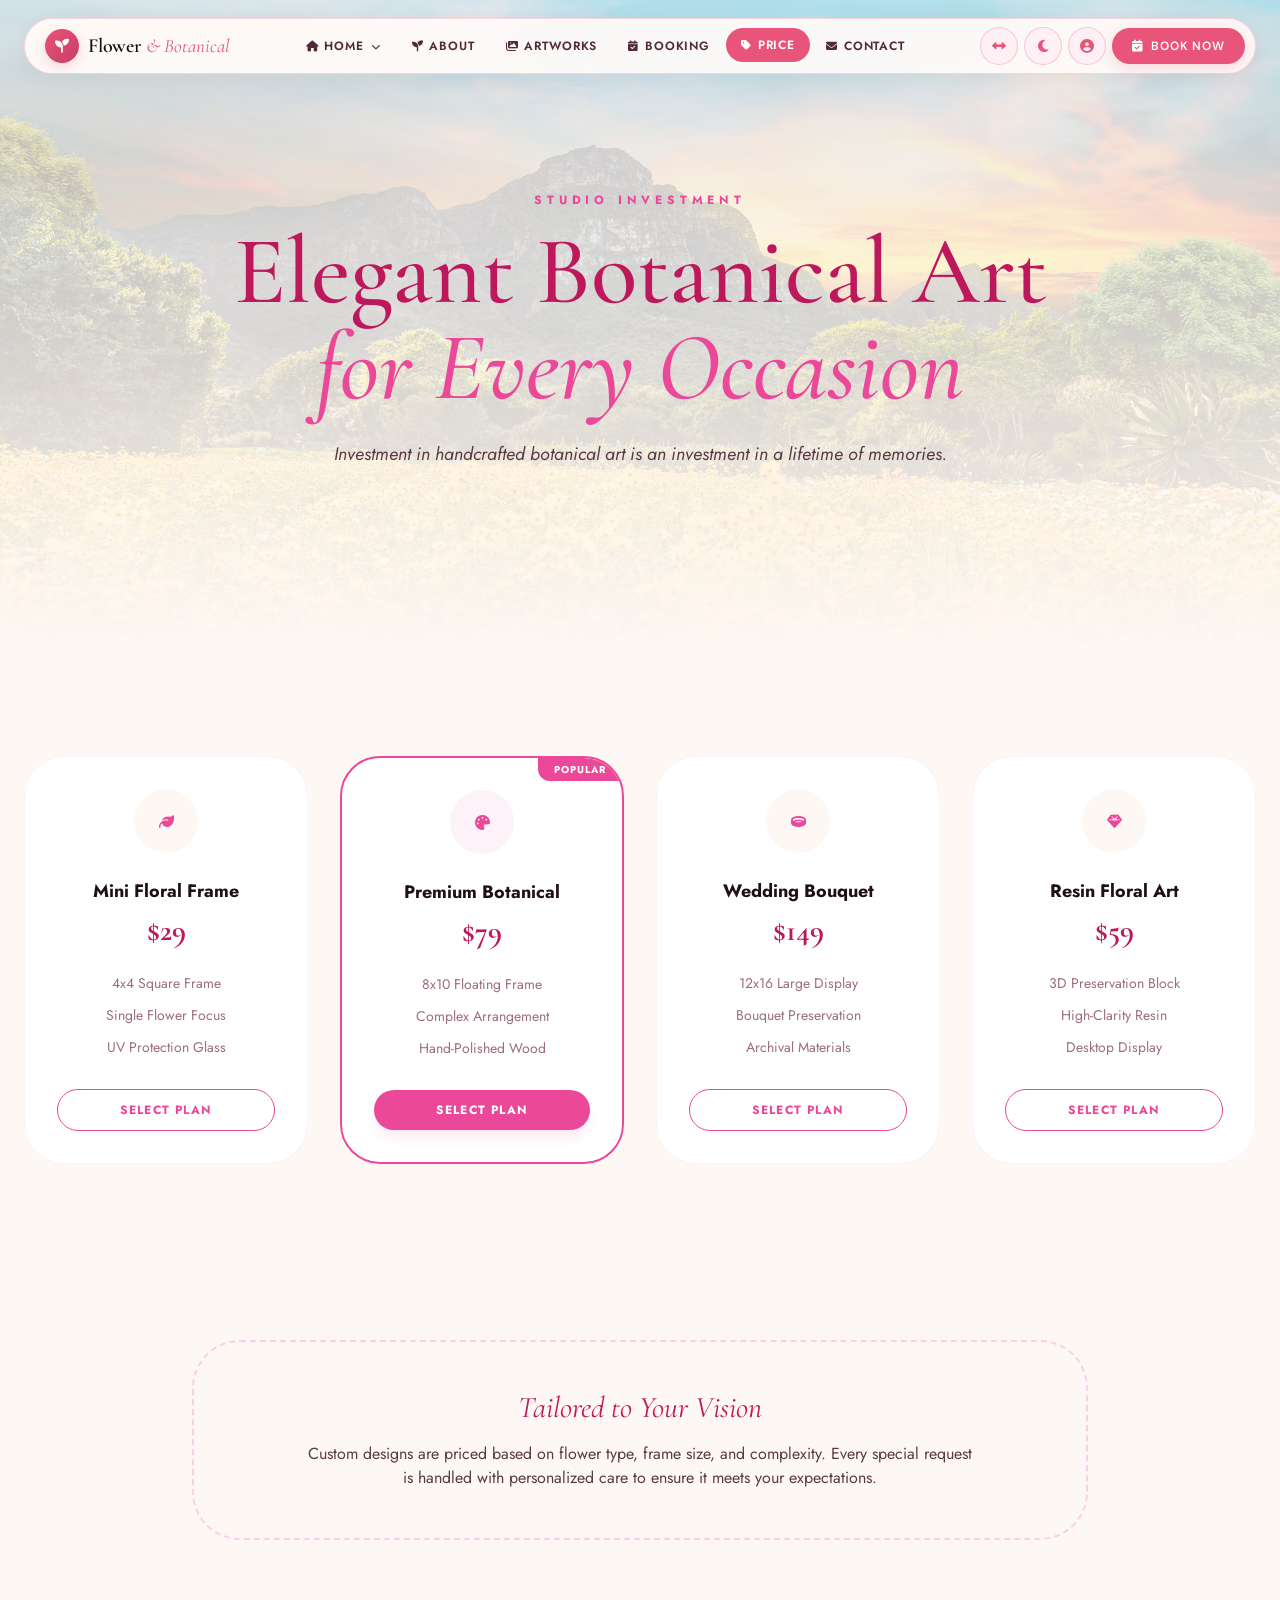
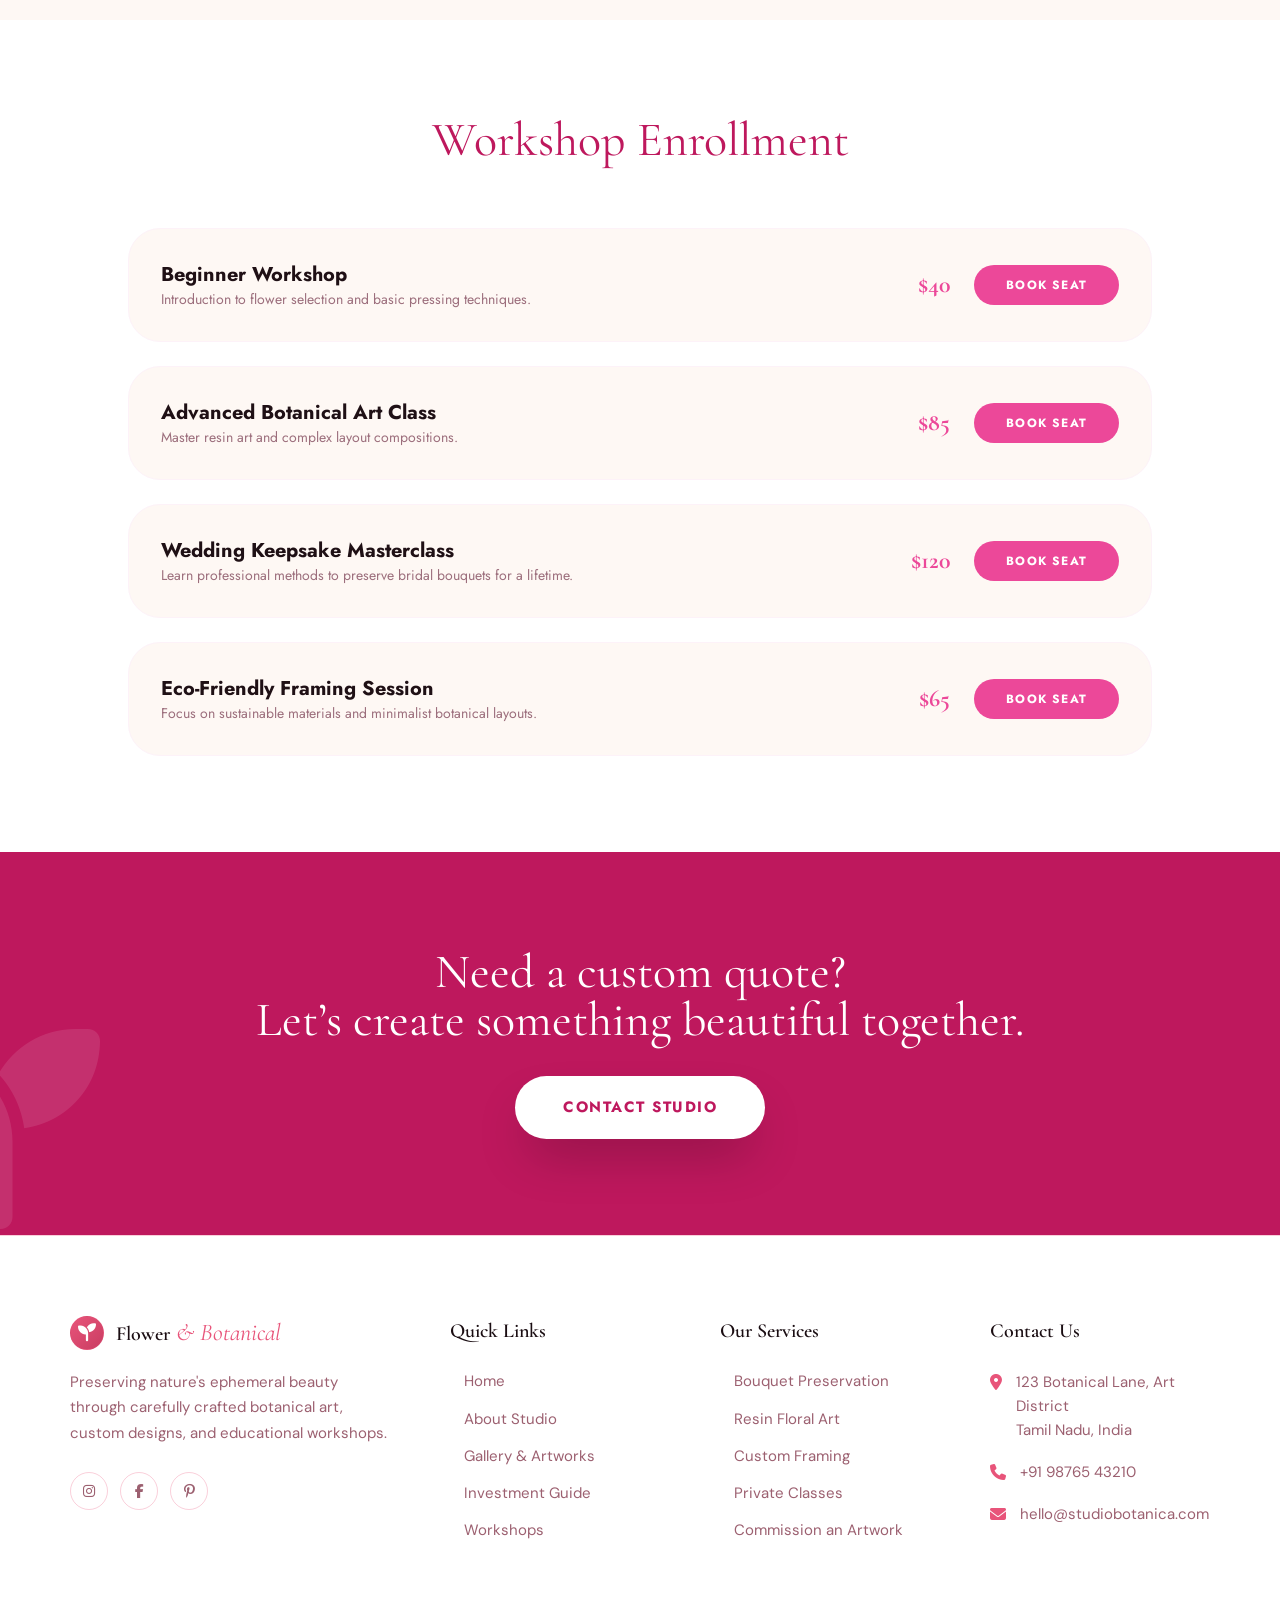
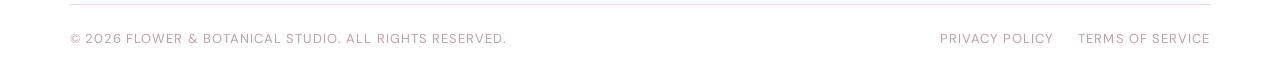
<file: price.html>
<!DOCTYPE html>
<html lang="en">
<head>
    <meta charset="UTF-8">
    <meta name="viewport" content="width=device-width, initial-scale=1.0">
    <title>Pricing — Flower & Botanical Studio</title>
    <link rel="icon" type="img/jpg" href="img/growwpark-logo.jpg">
    <!-- Google Fonts -->
    <link href="https://fonts.googleapis.com/css2?family=Cormorant+Garamond:ital,wght@0,500;0,600;1,500&family=Jost:wght@300;400;500;600&display=swap" rel="stylesheet">
    <!-- Font Awesome -->
    <link rel="stylesheet" href="https://cdnjs.cloudflare.com/ajax/libs/font-awesome/6.4.0/css/all.min.css">
    <!-- Tailwind CSS -->
    <script src="tailwind.js"></script>
    <link rel="stylesheet" href="style.css">
    <script>
        tailwind.config = {
            darkMode: 'class',
            theme: {
                extend: {
                    fontFamily: {
                        cormorant: ['"Cormorant Garamond"', 'serif'],
                        jost: ['Jost', 'sans-serif'],
                    },
                    colors: {
                        primary: '#ec4899',
                        primaryDark: '#be185d',
                        studioBg: '#fef8f4',
                    }
                }
            }
        }
    </script>
</head>
<body class="font-jost bg-[#fef8f4] dark:bg-black text-[#1f1015] dark:text-gray-100 transition-colors duration-300">

    <!-- NAVBAR CONTAINER -->
    <div id="navbar-root"></div>

    <main>
    <!-- 1. PRICING BANNER (With BG Image) -->
    <section class="relative py-32 md:py-48 px-6 overflow-hidden">
        <!-- Background Image & Overlay -->
        <div class="absolute inset-0 z-0">
            <img src="img/booking1.jpg" class="w-full h-full object-cover opacity-30">
            <div class="absolute inset-0 bg-gradient-to-b from-transparent via-[#fef8f4]/40 dark:via-black/40 to-[#fef8f4] dark:to-black transition-colors duration-300"></div>
        </div>

        <div class="max-w-7xl mx-auto text-center relative z-10">
            <span class="text-primary tracking-[0.4em] uppercase text-[10px] md:text-xs font-bold mb-4 block transition-colors">Studio Investment</span>
            <h1 class="font-cormorant text-5xl md:text-8xl text-primaryDark mb-6 font-medium leading-tight transition-colors">
                Elegant Botanical Art <br> <span class="italic text-primary transition-colors">for Every Occasion</span>
            </h1>
            <p class="text-[#5a3a45] dark:text-gray-300 max-w-2xl mx-auto text-base md:text-lg italic transition-colors">Investment in handcrafted botanical art is an investment in a lifetime of memories.</p>
        </div>
    </section>

    <!-- 2. PRICING CARDS -->
    <section class="py-24 px-4 md:px-6">
        <div class="max-w-7xl mx-auto">
            <div class="grid grid-cols-1 sm:grid-cols-2 lg:grid-cols-4 gap-8">
                <!-- Card 1 -->
                <div class="bg-white dark:bg-gray-800 rounded-[2.5rem] p-8 border border-pink-50 dark:border-gray-700 transition-all hover:shadow-2xl hover:-translate-y-2 text-center group">
                    <div class="w-16 h-16 bg-studioBg dark:bg-gray-700 rounded-full flex items-center justify-center mx-auto mb-6 group-hover:bg-primary transition-colors">
                        <i class="fas fa-leaf text-primary group-hover:text-white transition-colors"></i>
                    </div>
                    <h3 class="font-bold text-lg mb-2 dark:text-white transition-colors">Mini Floral Frame</h3>
                    <div class="text-3xl font-cormorant text-primaryDark font-bold mb-6 transition-colors">$29</div>
                    <ul class="text-sm text-[#9c6e7c] dark:text-gray-400 space-y-3 mb-8 transition-colors">
                        <li>4x4 Square Frame</li>
                        <li>Single Flower Focus</li>
                        <li>UV Protection Glass</li>
                    </ul>
                    <a href="booking.html" class="block w-full py-3 border border-primary text-primary rounded-full text-xs font-bold uppercase tracking-widest hover:bg-primary hover:text-white transition-all">Select Plan</a>
                </div>

                <!-- Card 2 (Popular) -->
                <div class="bg-white dark:bg-gray-800 rounded-[2.5rem] p-8 border-2 border-primary transition-all hover:shadow-2xl hover:-translate-y-2 text-center relative overflow-hidden group">
                    <div class="absolute top-0 right-0 bg-primary text-white text-[10px] font-bold px-4 py-1 uppercase tracking-widest rounded-bl-xl">Popular</div>
                    <div class="w-16 h-16 bg-pink-50 dark:bg-gray-800/50 rounded-full flex items-center justify-center mx-auto mb-6 group-hover:bg-primary transition-colors">
                        <i class="fas fa-palette text-primary group-hover:text-white transition-colors"></i>
                    </div>
                    <h3 class="font-bold text-lg mb-2 dark:text-white transition-colors">Premium Botanical</h3>
                    <div class="text-3xl font-cormorant text-primaryDark font-bold mb-6 transition-colors">$79</div>
                    <ul class="text-sm text-[#9c6e7c] dark:text-gray-400 space-y-3 mb-8 transition-colors">
                        <li>8x10 Floating Frame</li>
                        <li>Complex Arrangement</li>
                        <li>Hand-Polished Wood</li>
                    </ul>
                    <a href="booking.html" class="block w-full py-3 bg-primary text-white rounded-full text-xs font-bold uppercase tracking-widest hover:bg-primaryDark transition-all shadow-lg shadow-pink-100 dark:shadow-none">Select Plan</a>
                </div>

                <!-- Card 3 -->
                <div class="bg-white dark:bg-gray-800 rounded-[2.5rem] p-8 border border-pink-50 dark:border-gray-700 transition-all hover:shadow-2xl hover:-translate-y-2 text-center group">
                    <div class="w-16 h-16 bg-studioBg dark:bg-gray-700 rounded-full flex items-center justify-center mx-auto mb-6 group-hover:bg-primary transition-colors">
                        <i class="fas fa-ring text-primary group-hover:text-white transition-colors"></i>
                    </div>
                    <h3 class="font-bold text-lg mb-2 dark:text-white transition-colors">Wedding Bouquet</h3>
                    <div class="text-3xl font-cormorant text-primaryDark font-bold mb-6 transition-colors">$149</div>
                    <ul class="text-sm text-[#9c6e7c] dark:text-gray-400 space-y-3 mb-8 transition-colors">
                        <li>12x16 Large Display</li>
                        <li>Bouquet Preservation</li>
                        <li>Archival Materials</li>
                    </ul>
                    <a href="booking.html" class="block w-full py-3 border border-primary text-primary rounded-full text-xs font-bold uppercase tracking-widest hover:bg-primary hover:text-white transition-all">Select Plan</a>
                </div>

                <!-- Card 4 -->
                <div class="bg-white dark:bg-gray-800 rounded-[2.5rem] p-8 border border-pink-50 dark:border-gray-700 transition-all hover:shadow-2xl hover:-translate-y-2 text-center group">
                    <div class="w-16 h-16 bg-studioBg dark:bg-gray-700 rounded-full flex items-center justify-center mx-auto mb-6 group-hover:bg-primary transition-colors">
                        <i class="fas fa-gem text-primary group-hover:text-white transition-colors"></i>
                    </div>
                    <h3 class="font-bold text-lg mb-2 dark:text-white transition-colors">Resin Floral Art</h3>
                    <div class="text-3xl font-cormorant text-primaryDark font-bold mb-6 transition-colors">$59</div>
                    <ul class="text-sm text-[#9c6e7c] dark:text-gray-400 space-y-3 mb-8 transition-colors">
                        <li>3D Preservation Block</li>
                        <li>High-Clarity Resin</li>
                        <li>Desktop Display</li>
                    </ul>
                    <a href="booking.html" class="block w-full py-3 border border-primary text-primary rounded-full text-xs font-bold uppercase tracking-widest hover:bg-primary hover:text-white transition-all">Select Plan</a>
                </div>
            </div>
        </div>
    </section>

    <!-- 3. CUSTOM PRICING SECTION -->
    <section class="py-20 px-6 bg-studioBg dark:bg-black transition-colors duration-300">
        <div class="max-w-4xl mx-auto text-center border-2 border-dashed border-pink-200 dark:border-gray-700 rounded-[3rem] p-8 md:p-12 transition-colors">
            <h3 class="font-cormorant text-3xl text-primaryDark mb-4 italic transition-colors">Tailored to Your Vision</h3>
            <p class="text-[#5a3a45] dark:text-gray-300 leading-relaxed max-w-2xl mx-auto text-sm md:text-base transition-colors">
                Custom designs are priced based on flower type, frame size, and complexity. Every special request is handled with personalized care to ensure it meets your expectations.
            </p>
        </div>
    </section>

    <!-- 4. WORKSHOP ENROLLMENT (Total 4 Content Items) -->
    <section class="py-24 px-4 md:px-6 bg-white dark:bg-gray-800 transition-colors duration-300">
        <div class="max-w-5xl mx-auto">
            <h2 class="font-cormorant text-center text-4xl md:text-5xl text-primaryDark mb-16 transition-colors">Workshop Enrollment</h2>
            <div class="space-y-6">
                <!-- Workshop 1 -->
                <div class="flex flex-col md:flex-row justify-between items-center p-6 md:p-8 bg-studioBg dark:bg-gray-700 rounded-[2rem] border border-pink-50 dark:border-gray-700 group hover:border-primary transition-all">
                    <div class="mb-4 md:mb-0 text-center md:text-left">
                        <h4 class="font-bold text-xl text-[#1f1015] dark:text-white transition-colors">Beginner Workshop</h4>
                        <p class="text-sm text-[#9c6e7c] dark:text-gray-400 transition-colors">Introduction to flower selection and basic pressing techniques.</p>
                    </div>
                    <div class="flex items-center gap-6">
                        <span class="text-2xl font-cormorant font-bold text-primary transition-colors">$40</span>
                        <a href="booking.html" class="px-8 py-3 bg-primary text-white rounded-full text-xs font-bold uppercase tracking-widest hover:bg-primaryDark transition-all">Book Seat</a>
                    </div>
                </div>

                <!-- Workshop 2 -->
                <div class="flex flex-col md:flex-row justify-between items-center p-6 md:p-8 bg-studioBg dark:bg-gray-700 rounded-[2rem] border border-pink-50 dark:border-gray-700 group hover:border-primary transition-all">
                    <div class="mb-4 md:mb-0 text-center md:text-left">
                        <h4 class="font-bold text-xl text-[#1f1015] dark:text-white transition-colors">Advanced Botanical Art Class</h4>
                        <p class="text-sm text-[#9c6e7c] dark:text-gray-400 transition-colors">Master resin art and complex layout compositions.</p>
                    </div>
                    <div class="flex items-center gap-6">
                        <span class="text-2xl font-cormorant font-bold text-primary transition-colors">$85</span>
                        <a href="booking.html" class="px-8 py-3 bg-primary text-white rounded-full text-xs font-bold uppercase tracking-widest hover:bg-primaryDark transition-all">Book Seat</a>
                    </div>
                </div>

                <!-- Workshop 3 (Added) -->
                <div class="flex flex-col md:flex-row justify-between items-center p-6 md:p-8 bg-studioBg dark:bg-gray-700 rounded-[2rem] border border-pink-50 dark:border-gray-700 group hover:border-primary transition-all">
                    <div class="mb-4 md:mb-0 text-center md:text-left">
                        <h4 class="font-bold text-xl text-[#1f1015] dark:text-white transition-colors">Wedding Keepsake Masterclass</h4>
                        <p class="text-sm text-[#9c6e7c] dark:text-gray-400 transition-colors">Learn professional methods to preserve bridal bouquets for a lifetime.</p>
                    </div>
                    <div class="flex items-center gap-6">
                        <span class="text-2xl font-cormorant font-bold text-primary transition-colors">$120</span>
                        <a href="booking.html" class="px-8 py-3 bg-primary text-white rounded-full text-xs font-bold uppercase tracking-widest hover:bg-primaryDark transition-all">Book Seat</a>
                    </div>
                </div>

                <!-- Workshop 4 (Added) -->
                <div class="flex flex-col md:flex-row justify-between items-center p-6 md:p-8 bg-studioBg dark:bg-gray-700 rounded-[2rem] border border-pink-50 dark:border-gray-700 group hover:border-primary transition-all">
                    <div class="mb-4 md:mb-0 text-center md:text-left">
                        <h4 class="font-bold text-xl text-[#1f1015] dark:text-white transition-colors">Eco-Friendly Framing Session</h4>
                        <p class="text-sm text-[#9c6e7c] dark:text-gray-400 transition-colors">Focus on sustainable materials and minimalist botanical layouts.</p>
                    </div>
                    <div class="flex items-center gap-6">
                        <span class="text-2xl font-cormorant font-bold text-primary transition-colors">$65</span>
                        <a href="booking.html" class="px-8 py-3 bg-primary text-white rounded-full text-xs font-bold uppercase tracking-widest hover:bg-primaryDark transition-all">Book Seat</a>
                    </div>
                </div>
            </div>
        </div>
    </section>

    <!-- 5. CONTACT CTA -->
    <section class="py-24 px-6 bg-primaryDark dark:bg-gray-800 overflow-hidden relative transition-colors duration-300">
        <div class="absolute left-[-100px] bottom-[-50px] opacity-10 text-[200px] text-white pointer-events-none">
            <i class="fas fa-seedling"></i>
        </div>
        <div class="max-w-4xl mx-auto text-center relative z-10 text-white">
            <h2 class="font-cormorant text-4xl md:text-5xl mb-8 leading-tight">Need a custom quote? <br> Let’s create something beautiful together.</h2>
            <a href="contact.html" class="inline-block px-12 py-5 bg-white text-primaryDark dark:bg-gray-800 dark:text-white rounded-full font-bold uppercase tracking-widest hover:scale-105 transition-all shadow-2xl">
                Contact Studio
            </a>
        </div>
    </section>
</main>

    <!-- FOOTER CONTAINER -->
    <div id="footer-root"></div>

    <script src="navbar.js"></script>
    <script src="footer.js"></script>
</body>
</html>
</file>
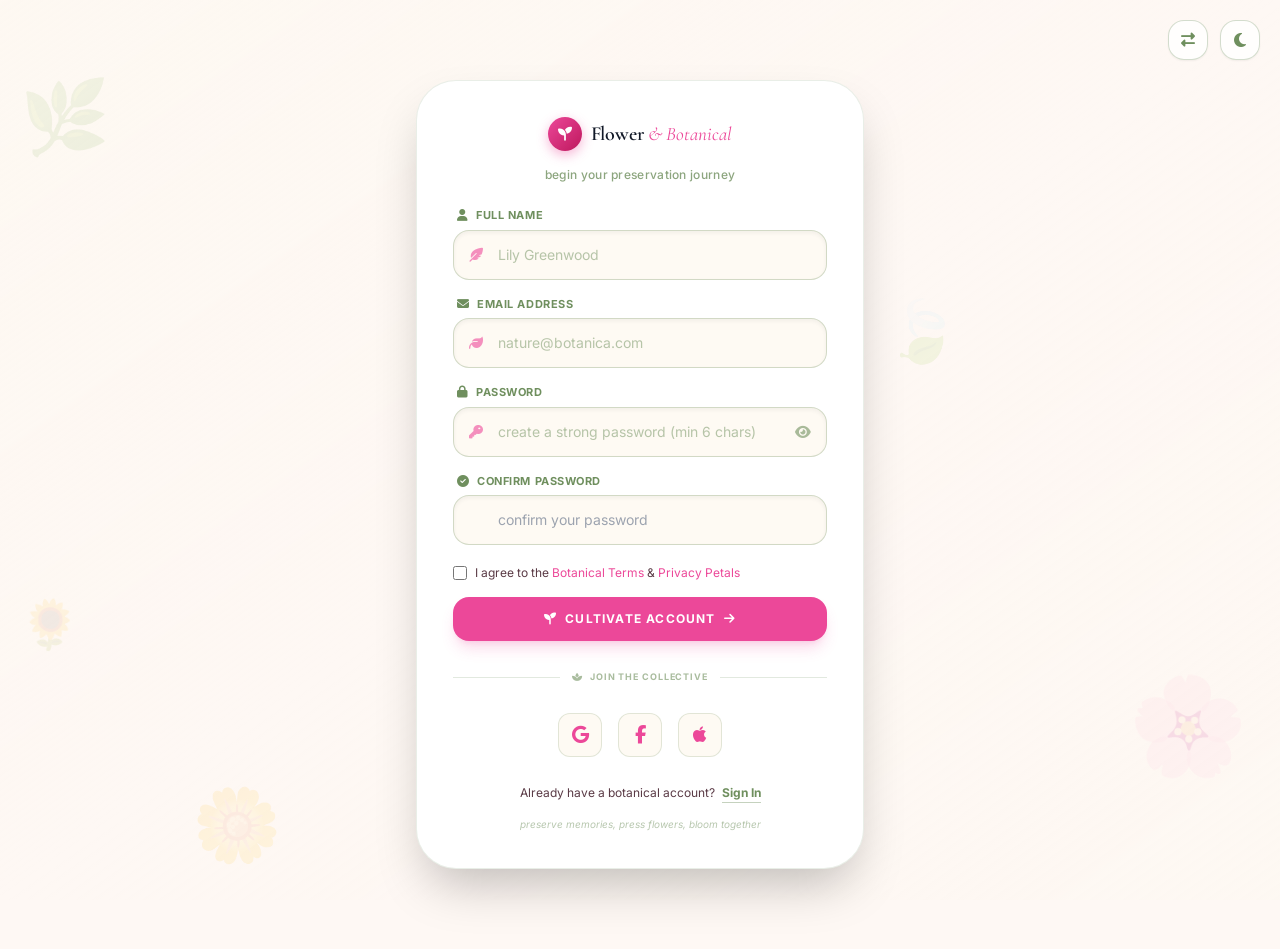
<file: signup.html>
<!DOCTYPE html>
<html lang="en" dir="ltr" class="scroll-smooth">

<head>
    <meta charset="UTF-8">
    <meta name="viewport" content="width=device-width, initial-scale=1.0, viewport-fit=cover, user-scalable=yes">
    <title>Botanica | Cultivate Account - Flower & Botanical Signup</title>
    <link rel="icon" type="img/jpg" href="img/growwpark-logo.jpg">

    <link rel="preconnect" href="https://fonts.googleapis.com">
    <link rel="preconnect" href="https://fonts.gstatic.com" crossorigin>
    <link href="https://fonts.googleapis.com/css2?family=Inter:opsz,wght@14..32,300;14..32,400;14..32,500;14..32,600;14..32,700&family=Cormorant+Garamond:ital,wght@0,400;0,500;0,600;0,700;1,400;1,500;1,600&display=swap" rel="stylesheet">

    <link rel="stylesheet" href="https://cdnjs.cloudflare.com/ajax/libs/font-awesome/6.4.0/css/all.min.css">

    <script src="tailwind.js"></script>
    <link rel="icon" type="image/png" href="data:image/svg+xml,%3Csvg xmlns='http://www.w3.org/2000/svg' viewBox='0 0 24 24' fill='%23ec4899'%3E%3Cpath d='M12,2A10,10 0 0,0 2,12A10,10 0 0,0 12,22A10,10 0 0,0 22,12A10,10 0 0,0 12,2M12,4A8,8 0 0,1 20,12A8,8 0 0,1 12,20A8,8 0 0,1 4,12A8,8 0 0,1 12,4M11,7V13L16,16L17.5,13.5L13.5,11.5V7H11Z' fill='%23ec4899'/%3E%3C/svg%3E">

    <script>
        tailwind.config = {
            darkMode: 'class',
            theme: {
                extend: {
                    colors: {
                        primary: '#ec4899',
                        primaryDark: '#be185d',
                        secondary: '#6F8F5E',
                        cream: '#FEF9F0',
                        deepgreen: '#2C4230',
                    },
                    fontFamily: {
                        sans: ['Inter', 'sans-serif'],
                        serif: ['Cormorant Garamond', 'serif'],
                    },
                    borderRadius: {
                        '4xl': '2rem',
                        '5xl': '2.5rem',
                    }
                }
            }
        }
    </script>

    <style>
        * {
            -webkit-tap-highlight-color: transparent;
        }
        body {
            font-family: 'Inter', sans-serif;
            transition: background-color 0.3s ease, direction 0.2s;
            overflow-x: hidden;
            overflow-y: auto;
            -webkit-overflow-scrolling: touch;
        }
        .font-serif {
            font-family: 'Cormorant Garamond', serif;
        }
        .neu-input {
            transition: all 0.2s ease;
        }
        .neu-input:focus {
            transform: scale(0.99);
        }
        .checkbox-botanica:checked {
            background-color: #6F8F5E;
            border-color: #6F8F5E;
        }
        @keyframes floatLeaf {
            0% { transform: translateY(0px) rotate(0deg); opacity: 0.25; }
            50% { transform: translateY(-12px) rotate(5deg); opacity: 0.5; }
            100% { transform: translateY(0px) rotate(0deg); opacity: 0.25; }
        }
        .floating-botanical {
            animation: floatLeaf 6s infinite ease-in-out;
        }
        .delay-200 { animation-delay: 2s; }
        .delay-500 { animation-delay: 3.5s; }
        
        @media (max-width: 480px) {
            .rounded-5xl {
                border-radius: 1.75rem;
            }
            button, input {
                font-size: 16px;
            }
        }
        
        /* ensure no scroll lock - body scrolls naturally */
        body {
            overflow-y: auto !important;
        }
    </style>
</head>

<body class="antialiased bg-[#fef8f4] dark:bg-black transition-colors duration-500 relative min-h-screen overflow-x-hidden text-[#1f1015] dark:text-white">

    <!-- Botanical background decorative elements -->
    <div class="fixed inset-0 z-0 pointer-events-none overflow-hidden">
        <div class="absolute top-20 left-5 text-7xl opacity-15 dark:opacity-10 floating-botanical">🌿</div>
        <div class="absolute bottom-32 right-8 text-8xl opacity-15 dark:opacity-10 floating-botanical delay-200">🌸</div>
        <div class="absolute top-1/3 right-1/4 text-6xl opacity-10 dark:opacity-8 floating-botanical delay-500">🍃</div>
        <div class="absolute bottom-10 left-[15%] text-7xl opacity-10 dark:opacity-5 floating-botanical">🌼</div>
        <div class="absolute top-2/3 left-5 text-5xl opacity-10 floating-botanical delay-200">🌻</div>
        <div class="absolute inset-0 bg-gradient-to-br from-cream/50 via-transparent to-cream/30"></div>
    </div>

    <!-- top controls: theme + rtl -->
    <div class="fixed top-5 right-5 z-50 flex items-center gap-3">
        <button id="rtlToggle" class="w-10 h-10 rounded-2xl bg-white/80 backdrop-blur-md shadow-sm border border-secondary/30 flex items-center justify-center text-secondary hover:text-primary hover:border-primary transition-all duration-200" title="RTL / LTR">
            <i class="fas fa-right-left text-sm"></i>
        </button>
        <button id="themeToggle" class="w-10 h-10 rounded-2xl bg-white/80 backdrop-blur-md shadow-sm border border-secondary/30 flex items-center justify-center text-secondary hover:text-primary hover:border-primary transition-all duration-200" title="Dark / Light">
            <i id="themeIcon" class="fas fa-moon text-sm"></i>
        </button>
    </div>

    <!-- main signup card: flower & botanical - fully scrollable -->
    <div class="relative z-10 min-h-screen w-full flex items-center justify-center px-4 py-20  ">
        <div class="w-full max-w-md bg-white dark:bg-gray-900 backdrop-blur-sm rounded-5xl shadow-2xl border border-secondary/15 dark:border-white/10 p-6 sm:p-9 transition-colors duration-300">
            
            <!-- brand header -->
            <div class="flex flex-col items-center mb-6">
                <a href="index.html" class="flex items-center gap-[9px] hover:scale-[1.04] transition-all duration-300 hover:drop-shadow-[0_4px_10px_rgba(236,72,153,0.3)]">
                    <div class="w-[34px] h-[34px] rounded-full bg-gradient-to-br from-[#ec4899] to-[#be185d] text-white text-[14px] flex items-center justify-center shadow-[0_4px_12px_rgba(236,72,153,0.4)] flex-shrink-0">
                        <i class="fas fa-seedling"></i>
                    </div>
                    <div class="flex items-baseline gap-[5px] leading-none">
                        <span class="font-serif text-[20px] font-semibold text-gray-900 dark:text-white tracking-[-0.01em]">Flower</span>
                        <span class="font-serif text-[19px] font-normal italic text-[#ec4899]">&amp; Botanical</span>
                    </div>
                </a>
                <p class="text-xs text-secondary/80 dark:text-gray-400 mt-4 font-medium tracking-wide">begin your preservation journey</p>
            </div>

            <!-- signup form -->
            <form id="signupForm" class="space-y-4">
                <!-- full name -->
                <div>
                    <label class="block text-[11px] font-bold uppercase tracking-wider text-secondary dark:text-gray-300 mb-1.5 ml-1">
                        <i class="fas fa-user mr-1 text-xs"></i> Full name
                    </label>
                    <div class="relative">
                        <div class="absolute inset-y-0 left-0 pl-4 flex items-center pointer-events-none">
                            <i class="fas fa-feather-alt text-primary/60 text-sm"></i>
                        </div>
                        <input type="text" id="fullname" required placeholder="Lily Greenwood" 
                            class="w-full pl-11 pr-4 py-3.5 bg-cream/80 dark:bg-gray-800 dark:text-gray-100 dark:placeholder-gray-500 border border-secondary/30 dark:border-white/10 rounded-2xl focus:border-primary focus:ring-2 focus:ring-primary/20 outline-none transition-all text-deepgreen shadow-inner text-sm neu-input placeholder-secondary/50">
                    </div>
                </div>

                <!-- email -->
                <div>
                    <label class="block text-[11px] font-bold uppercase tracking-wider text-secondary dark:text-gray-300 mb-1.5 ml-1">
                        <i class="fas fa-envelope mr-1 text-xs"></i> Email address
                    </label>
                    <div class="relative">
                        <div class="absolute inset-y-0 left-0 pl-4 flex items-center pointer-events-none">
                            <i class="fas fa-leaf text-primary/60 text-sm"></i>
                        </div>
                        <input type="email" id="email" required placeholder="nature@botanica.com" 
                            class="w-full pl-11 pr-4 py-3.5 bg-cream/80 dark:bg-gray-800 dark:text-gray-100 dark:placeholder-gray-500 border border-secondary/30 dark:border-white/10 rounded-2xl focus:border-primary focus:ring-2 focus:ring-primary/20 outline-none transition-all text-deepgreen shadow-inner text-sm placeholder-secondary/50">
                    </div>
                </div>

                <!-- password -->
                <div>
                    <label class="block text-[11px] font-bold uppercase tracking-wider text-secondary dark:text-gray-300 mb-1.5 ml-1">
                        <i class="fas fa-lock mr-1 text-xs"></i> Password
                    </label>
                    <div class="relative">
                        <div class="absolute inset-y-0 left-0 pl-4 flex items-center pointer-events-none">
                            <i class="fas fa-key text-primary/60 text-sm"></i>
                        </div>
                        <input type="password" id="password" required placeholder="create a strong password (min 6 chars)" 
                            class="w-full pl-11 pr-12 py-3.5 bg-cream/80 dark:bg-gray-800 dark:text-gray-100 dark:placeholder-gray-500 border border-secondary/30 dark:border-white/10 rounded-2xl focus:border-primary focus:ring-2 focus:ring-primary/20 outline-none transition-all text-deepgreen shadow-inner text-sm placeholder-secondary/50">
                        <button type="button" id="togglePasswordBtn" class="absolute inset-y-0 right-0 pr-4 flex items-center text-secondary/60 hover:text-primary transition-colors">
                            <i id="eyeIcon" class="fas fa-eye text-sm"></i>
                        </button>
                    </div>
                </div>

                <!-- confirm password -->
                <div>
                    <label class="block text-[11px] font-bold uppercase tracking-wider text-secondary dark:text-gray-300 mb-1.5 ml-1">
                        <i class="fas fa-check-circle mr-1 text-xs"></i> Confirm password
                    </label>
                    <div class="relative">
                        <div class="absolute inset-y-0 left-0 pl-4 flex items-center pointer-events-none">
                            <i class="fas fa-flower text-primary/60 text-sm"></i>
                        </div>
                        <input type="password" id="confirmPassword" required placeholder="confirm your password" 
                            class="w-full pl-11 pr-4 py-3.5 bg-cream/80 dark:bg-gray-800 dark:text-gray-100 border border-secondary/30 dark:border-white/10 rounded-2xl focus:border-primary focus:ring-2 focus:ring-primary/20 outline-none transition-all text-deepgreen shadow-inner text-sm">
                    </div>
                </div>

                <!-- terms & conditions -->
                <div class="flex items-center gap-2 pt-1">
                    <input type="checkbox" id="termsCheck" class="checkbox-botanica w-3.5 h-3.5 rounded border-secondary/40 text-secondary focus:ring-primary/30 bg-cream">
                    <label for="termsCheck" class="text-xs text-[#5a3a45] dark:text-gray-400">
                        I agree to the <a href="#" class="text-primary hover:text-secondary transition-colors">Botanical Terms</a> &amp; <a href="#" class="text-primary hover:text-secondary transition-colors">Privacy Petals</a>
                    </label>
                </div>

                <!-- signup button -->
                <button type="submit" class="w-full mt-3 py-3.5 bg-primary hover:bg-primaryDark text-white rounded-2xl font-bold text-xs uppercase tracking-widest shadow-lg shadow-primary/20 transition-all duration-300 flex items-center justify-center gap-2 group">
                    <i class="fas fa-seedling"></i> Cultivate Account 
                    <i class="fas fa-arrow-right text-xs group-hover:translate-x-1 transition-transform"></i>
                </button>
            </form>

            <!-- elegant divider -->
            <div class="relative my-7">
                <div class="absolute inset-0 flex items-center">
                    <div class="w-full border-t border-secondary/20"></div>
                </div>
                <div class="relative flex justify-center text-xs">
                    <span class="px-3 bg-white dark:bg-gray-900 text-secondary/60 dark:text-gray-500 font-bold uppercase tracking-widest text-[9px]"><i class="fas fa-spa mr-1"></i> join the collective</span>
                </div>
            </div>

            <!-- social signup: Google + Facebook (Instagram removed) -->
             <div class="flex items-center justify-center gap-4 max-w-xs mx-auto">
    <!-- Google Button -->
    <button class="social-login-btn flex items-center justify-center w-11 h-11 bg-cream/80 dark:bg-gray-800 border border-secondary/20 dark:border-white/10 rounded-xl hover:border-primary/50 hover:shadow-md transition-all text-deepgreen">
        <i class="fab fa-google text-primary text-lg"></i>
    </button>
    
    <!-- Facebook Button -->
    <button class="social-login-btn flex items-center justify-center w-11 h-11 bg-cream/80 dark:bg-gray-800 border border-secondary/20 dark:border-white/10 rounded-xl hover:border-primary/50 hover:shadow-md transition-all text-deepgreen">
        <i class="fab fa-facebook-f text-primary text-lg"></i>
    </button>

    <!-- Apple Button -->
    <button class="social-login-btn flex items-center justify-center w-11 h-11 bg-cream/80 dark:bg-gray-800 border border-secondary/20 dark:border-white/10 rounded-xl hover:border-primary/50 hover:shadow-md transition-all text-deepgreen">
        <i class="fab fa-apple text-primary text-lg"></i>
    </button>
</div>

            <!-- login link: back to login page -->
            <p class="mt-7 text-center text-xs text-[#5a3a45] dark:text-gray-400">
                Already have a botanical account? 
                <a href="#" id="loginLink" class="font-bold text-secondary hover:text-primary border-b border-secondary/40 hover:border-primary transition-all pb-0.5 ml-1"> Sign In </a>
            </p>
            <p class="text-center text-[10px] text-secondary/50 dark:text-gray-600 mt-4 italic">preserve memories, press flowers, bloom together</p>
        </div>
    </div>

    <script>
        // DOM elements
        const fullnameInput = document.getElementById('fullname');
        const emailInput = document.getElementById('email');
        const passwordInput = document.getElementById('password');
        const confirmInput = document.getElementById('confirmPassword');
        const termsCheck = document.getElementById('termsCheck');
        const signupForm = document.getElementById('signupForm');
        const togglePwdBtn = document.getElementById('togglePasswordBtn');
        const eyeIcon = document.getElementById('eyeIcon');
        const loginLink = document.getElementById('loginLink');
        const socialBtns = document.querySelectorAll('.social-signup-btn');

        // Password visibility toggle
        if (togglePwdBtn) {
            togglePwdBtn.addEventListener('click', () => {
                const type = passwordInput.getAttribute('type') === 'password' ? 'text' : 'password';
                passwordInput.setAttribute('type', type);
                if (type === 'text') {
                    eyeIcon.classList.remove('fa-eye');
                    eyeIcon.classList.add('fa-eye-slash');
                } else {
                    eyeIcon.classList.remove('fa-eye-slash');
                    eyeIcon.classList.add('fa-eye');
                }
            });
        }

        // Signup validation & submission - redirect to index.html
        if (signupForm) {
            signupForm.addEventListener('submit', (e) => {
                e.preventDefault();
                
                const fullname = fullnameInput ? fullnameInput.value.trim() : '';
                const email = emailInput ? emailInput.value.trim() : '';
                const password = passwordInput ? passwordInput.value : '';
                const confirm = confirmInput ? confirmInput.value : '';
                
                if (!fullname) {
                    alert("🌸 Please tell us your name to begin your botanical journey.");
                    fullnameInput.focus();
                    return;
                }
                if (!email) {
                    alert("🌿 Please enter your email address.");
                    emailInput.focus();
                    return;
                }
                if (!email.includes('@') || !email.includes('.')) {
                    alert("📧 Please provide a valid email (like nature@botanica.com).");
                    return;
                }
                if (!password) {
                    alert("🔐 Please create a password for your garden account.");
                    passwordInput.focus();
                    return;
                }
                if (password.length < 6) {
                    alert("🌱 Password must be at least 6 characters for security.");
                    passwordInput.focus();
                    return;
                }
                if (password !== confirm) {
                    alert("🍃 Passwords do not match. Please re-enter.");
                    confirmInput.focus();
                    return;
                }
                if (!termsCheck || !termsCheck.checked) {
                    alert("📜 Please agree to the Botanical Terms & Privacy Petals to continue.");
                    termsCheck.focus();
                    return;
                }
                
                // Save user data to localStorage (demo)
                localStorage.setItem('botanical_user', fullname);
                localStorage.setItem('botanical_user_email', email);
                
                // simulate account creation
                const submitBtn = signupForm.querySelector('button[type="submit"]');
                const originalHtml = submitBtn.innerHTML;
                submitBtn.innerHTML = '<i class="fas fa-spinner fa-pulse"></i> sowing seeds...';
                submitBtn.disabled = true;
                
                setTimeout(() => {
                    alert(`✨ Welcome to the botanical family, ${fullname}! ✨\nYour account has been cultivated.`);
                    // redirect to index.html (main landing page)
                    window.location.href = 'index.html';
                }, 1200);
            });
        }

        // Login link redirect to login.html
        if (loginLink) {
            loginLink.addEventListener('click', (e) => {
                e.preventDefault();
                loginLink.style.transform = 'scale(0.97)';
                setTimeout(() => { if(loginLink) loginLink.style.transform = ''; }, 150);
                window.location.href = 'login.html';
            });
        }

        // Social signup simulation (Google & Facebook)
        socialBtns.forEach(btn => {
            btn.addEventListener('click', () => {
                let provider = 'social';
                if (btn.innerText.includes('Google')) provider = 'Google';
                else if (btn.innerText.includes('Facebook')) provider = 'Facebook';
                alert(`🌼 ${provider} authentication will bloom soon.\nStay connected with the botanical network.`);
            });
        });

        // ---------- DARK MODE + RTL (full support, no scroll lock) ----------
        const htmlElement = document.documentElement;
        const themeBtn = document.getElementById('themeToggle');
        const themeIcon = document.getElementById('themeIcon');

        function applyTheme() {
            const isDark = localStorage.getItem('botanical_theme') === 'dark';
            if (isDark) {
                htmlElement.classList.add('dark');
                if (themeIcon) themeIcon.className = 'fas fa-sun text-yellow-400';
            } else {
                htmlElement.classList.remove('dark');
                if (themeIcon) themeIcon.className = 'fas fa-moon';
            }
        }

        function toggleThemeMode() {
            const isDark = htmlElement.classList.toggle('dark');
            localStorage.setItem('botanical_theme', isDark ? 'dark' : 'light');
            applyTheme();
        }

        if (themeBtn) themeBtn.addEventListener('click', toggleThemeMode);
        
        const savedTheme = localStorage.getItem('botanical_theme');
        if (savedTheme === 'dark') {
            htmlElement.classList.add('dark');
        } else if (savedTheme === 'light') {
            htmlElement.classList.remove('dark');
        } else {
            if (window.matchMedia && window.matchMedia('(prefers-color-scheme: dark)').matches) {
                htmlElement.classList.add('dark');
                localStorage.setItem('botanical_theme', 'dark');
            } else {
                htmlElement.classList.remove('dark');
                localStorage.setItem('botanical_theme', 'light');
            }
        }
        applyTheme();

        // RTL toggle
        const rtlToggleBtn = document.getElementById('rtlToggle');
        function setRTL(isRTL) {
            if (isRTL) {
                htmlElement.setAttribute('dir', 'rtl');
                localStorage.setItem('botanical_dir', 'rtl');
            } else {
                htmlElement.setAttribute('dir', 'ltr');
                localStorage.setItem('botanical_dir', 'ltr');
            }
        }
        function toggleRTL() {
            const currentDir = htmlElement.getAttribute('dir');
            const newDir = currentDir === 'rtl' ? 'ltr' : 'rtl';
            setRTL(newDir === 'rtl');
        }
        if (rtlToggleBtn) rtlToggleBtn.addEventListener('click', toggleRTL);
        
        const savedDir = localStorage.getItem('botanical_dir');
        if (savedDir === 'rtl') setRTL(true);
        else setRTL(false);

        // mobile zoom prevention + ensure body scrolls freely
        const allInputs = document.querySelectorAll('input');
        allInputs.forEach(input => {
            input.addEventListener('focus', () => { 
                input.style.fontSize = '16px'; 
            });
            input.addEventListener('blur', () => { 
                if (window.innerWidth < 640) input.style.fontSize = ''; 
            });
        });

        // ensure body scrolling works perfectly
        document.body.style.overflow = 'auto';
        
        console.log("🌱 Flower & Botanical Signup — Facebook added, redirects to index.html, scroll enabled");
    </script>
</body>
</html>
</file>
<file: style.css>
/* ================================================================
   style.css — Flower & Botanical
   Global tokens, resets, hero, and page layout
================================================================ */

/* ----------------------------------------------------------------
   GOOGLE FONTS
---------------------------------------------------------------- */
@import url('https://fonts.googleapis.com/css2?family=Cormorant+Garamond:ital,wght@0,400;0,500;0,600;1,400;1,500&family=DM+Sans:ital,opsz,wght@0,9..40,300;0,9..40,400;0,9..40,500;0,9..40,600;1,9..40,300&display=swap');

/* ----------------------------------------------------------------
   CSS CUSTOM PROPERTIES
---------------------------------------------------------------- */
:root {
  /* Brand */
  --pink:            #e8547a;
  --pink-dark:       #c93d62;
  --pink-deep:       #a02a4a;
  --pink-light:      #f9d0dc;
  --pink-soft:       #fef0f4;
  --pink-glow:       rgba(232, 84, 122, 0.22);
  --pink-border:     rgba(232, 84, 122, 0.28);

  /* Surfaces */
  --body-bg:         #fdf8f5;
  --surface-1:       #ffffff;
  --surface-2:       #fef5f0;

  /* Text */
  --text-primary:    #1a0d12;
  --text-secondary:  #52293a;
  --text-muted:      #9c6070;
  --text-subtle:     #c49daa;

  /* Nav */
  --nav-bg:          rgba(255, 251, 249, 0.92);
  --nav-border:      rgba(232, 84, 122, 0.22);
  --nav-shadow:      0 4px 24px rgba(26, 13, 18, 0.06);
  --nav-shadow-lg:   0 8px 40px rgba(26, 13, 18, 0.12);

  /* Sidebar */
  --sidebar-bg:      #fffbf9;
  --sidebar-border:  rgba(232, 84, 122, 0.15);

  /* Dropdown */
  --dropdown-bg:     rgba(255, 251, 249, 0.98);

  /* Misc */
  --radius-sm:       10px;
  --radius-md:       18px;
  --radius-lg:       28px;
  --radius-pill:     100px;
  --ease:            cubic-bezier(0.4, 0, 0.2, 1);
  --ease-spring:     cubic-bezier(0.34, 1.56, 0.64, 1);
  --t:               0.26s;
}

html.dark {
  --body-bg:         #000000;
  --surface-1:       #111827;
  --surface-2:       #1f2937;

  --text-primary:    #ffffff;
  --text-secondary:  #d1d5db;
  --text-muted:      #9ca3af;
  --text-subtle:     #6b7280;

  --nav-bg:          rgba(0, 0, 0, 0.94);
  --nav-border:      rgba(55, 65, 81, 0.5);
  --nav-shadow:      0 4px 24px rgba(0, 0, 0, 0.5);
  --nav-shadow-lg:   0 8px 40px rgba(0, 0, 0, 0.8);

  --sidebar-bg:      #111827;
  --sidebar-border:  rgba(55, 65, 81, 0.5);
  --dropdown-bg:     rgba(17, 24, 39, 0.98);
}

/* ----------------------------------------------------------------
   RESET & BASE
---------------------------------------------------------------- */
*, *::before, *::after {
  box-sizing: border-box;
  margin: 0;
  padding: 0;
}

html {
  scroll-behavior: smooth;
  -webkit-text-size-adjust: 100%;
}

body {
  font-family: 'DM Sans', sans-serif;
  font-size: 15px;
  line-height: 1.65;
  background: var(--body-bg);
  color: var(--text-primary);
  min-height: 100vh;
  overflow-x: hidden;
  transition: background var(--t) var(--ease), color var(--t) var(--ease);
}

body.nav-open { overflow: hidden; }

a { text-decoration: none; color: inherit; }
button { font-family: inherit; cursor: pointer; }
img { max-width: 100%; display: block; }

/* ----------------------------------------------------------------
   HERO SECTION
---------------------------------------------------------------- */
.hero {
  min-height: 100vh;
  display: grid;
  place-items: center;
  padding: 160px 24px 80px;
  position: relative;
  overflow: hidden;
}

/* Soft radial backgrounds */
.hero::before {
  content: '';
  position: absolute;
  top: -10%;
  left: 50%;
  transform: translateX(-50%);
  width: 900px;
  height: 700px;
  background: radial-gradient(ellipse at center, rgba(232,84,122,0.08) 0%, transparent 65%);
  pointer-events: none;
}

.hero::after {
  content: '';
  position: absolute;
  bottom: 0;
  left: 0;
  right: 0;
  height: 280px;
  background: linear-gradient(to top, var(--body-bg), transparent);
  pointer-events: none;
}

.hero-inner {
  position: relative;
  z-index: 1;
  display: flex;
  flex-direction: column;
  align-items: center;
  text-align: center;
  gap: 22px;
  max-width: 700px;
}

.hero-badge {
  display: inline-flex;
  align-items: center;
  gap: 10px;
  background: var(--pink-soft);
  border: 1px solid var(--pink-border);
  border-radius: var(--radius-pill);
  padding: 7px 18px 7px 12px;
  font-size: 11px;
  font-weight: 600;
  letter-spacing: 0.18em;
  text-transform: uppercase;
  color: var(--pink);
  animation: fadeSlideUp 0.8s var(--ease) both;
}

.hero-badge-dot {
  width: 6px;
  height: 6px;
  border-radius: 50%;
  background: var(--pink);
  animation: pulse 2s ease-in-out infinite;
}

.hero-title {
  font-family: 'Cormorant Garamond', serif;
  font-size: clamp(52px, 9vw, 104px);
  font-weight: 500;
  line-height: 1.02;
  color: var(--text-primary);
  letter-spacing: -0.02em;
  animation: fadeSlideUp 0.8s var(--ease) 0.1s both;
}

.hero-title em {
  font-style: italic;
  color: var(--pink);
  font-weight: 400;
}

.hero-rule {
  display: flex;
  align-items: center;
  gap: 14px;
  animation: fadeSlideUp 0.8s var(--ease) 0.15s both;
}

.hero-rule::before,
.hero-rule::after {
  content: '';
  flex: 1;
  height: 1px;
  background: linear-gradient(to right, transparent, var(--pink-border));
}

.hero-rule::after {
  background: linear-gradient(to left, transparent, var(--pink-border));
}

.hero-rule-icon {
  font-size: 14px;
  color: var(--pink);
  opacity: 0.7;
}

.hero-subtitle {
  font-size: 15.5px;
  font-weight: 300;
  color: var(--text-muted);
  max-width: 400px;
  line-height: 1.85;
  animation: fadeSlideUp 0.8s var(--ease) 0.2s both;
}

.hero-ctas {
  display: flex;
  align-items: center;
  gap: 12px;
  flex-wrap: wrap;
  justify-content: center;
  animation: fadeSlideUp 0.8s var(--ease) 0.28s both;
}

/* ---- Buttons ---- */
.btn {
  display: inline-flex;
  align-items: center;
  gap: 8px;
  padding: 13px 30px;
  border-radius: var(--radius-pill);
  font-size: 12.5px;
  font-weight: 600;
  letter-spacing: 0.09em;
  text-transform: uppercase;
  border: none;
  cursor: pointer;
  transition: transform 0.22s var(--ease-spring), box-shadow 0.22s var(--ease), background 0.2s;
}

.btn-primary {
  background: var(--pink);
  color: #fff;
  box-shadow: 0 6px 22px var(--pink-glow);
}

.btn-primary:hover {
  background: var(--pink-dark);
  transform: translateY(-3px);
  box-shadow: 0 12px 32px var(--pink-glow);
}

.btn-ghost {
  background: transparent;
  color: var(--pink);
  border: 1.5px solid var(--pink-border);
}

.btn-ghost:hover {
  background: var(--pink-soft);
  transform: translateY(-3px);
  border-color: var(--pink);
}

/* ----------------------------------------------------------------
   FLOATING DECO PETALS (hero background detail)
---------------------------------------------------------------- */
.petal {
  position: absolute;
  border-radius: 60% 40% 70% 30% / 50% 60% 40% 50%;
  opacity: 0.06;
  pointer-events: none;
}

.petal-1 {
  width: 320px; height: 320px;
  background: var(--pink);
  top: 8%; left: -6%;
  animation: floatPetal 18s ease-in-out infinite alternate;
}

.petal-2 {
  width: 220px; height: 220px;
  background: var(--pink-dark);
  top: 20%; right: -4%;
  animation: floatPetal 22s ease-in-out 4s infinite alternate-reverse;
}

.petal-3 {
  width: 160px; height: 160px;
  background: var(--pink);
  bottom: 15%; left: 10%;
  animation: floatPetal 16s ease-in-out 2s infinite alternate;
}

/* ----------------------------------------------------------------
   ANIMATIONS
---------------------------------------------------------------- */
@keyframes fadeSlideUp {
  from { opacity: 0; transform: translateY(22px); }
  to   { opacity: 1; transform: translateY(0); }
}

@keyframes pulse {
  0%, 100% { opacity: 1; transform: scale(1); }
  50%       { opacity: 0.5; transform: scale(0.85); }
}

@keyframes floatPetal {
  from { transform: translate(0, 0) rotate(0deg); }
  to   { transform: translate(30px, -40px) rotate(25deg); }
}

/* ----------------------------------------------------------------
   TOGGLE PILL (reusable)
---------------------------------------------------------------- */
.toggle-pill {
  display: inline-flex;
  align-items: center;
  background: var(--pink-soft);
  border: 1px solid var(--pink-border);
  border-radius: var(--radius-pill);
  padding: 3px;
  gap: 2px;
}

.toggle-pill button {
  width: 32px;
  height: 28px;
  border-radius: var(--radius-pill);
  border: none;
  background: transparent;
  color: var(--text-muted);
  font-size: 11.5px;
  font-family: 'DM Sans', sans-serif;
  font-weight: 600;
  letter-spacing: 0.04em;
  transition: background 0.2s, color 0.2s;
  display: flex;
  align-items: center;
  justify-content: center;
  cursor: pointer;
}

.toggle-pill button.active {
  background: var(--pink);
  color: #fff;
}

/* ----------------------------------------------------------------
   UTILITY
---------------------------------------------------------------- */
.sr-only {
  position: absolute;
  width: 1px;
  height: 1px;
  padding: 0;
  margin: -1px;
  overflow: hidden;
  clip: rect(0,0,0,0);
  white-space: nowrap;
  border-width: 0;
}
</file>
